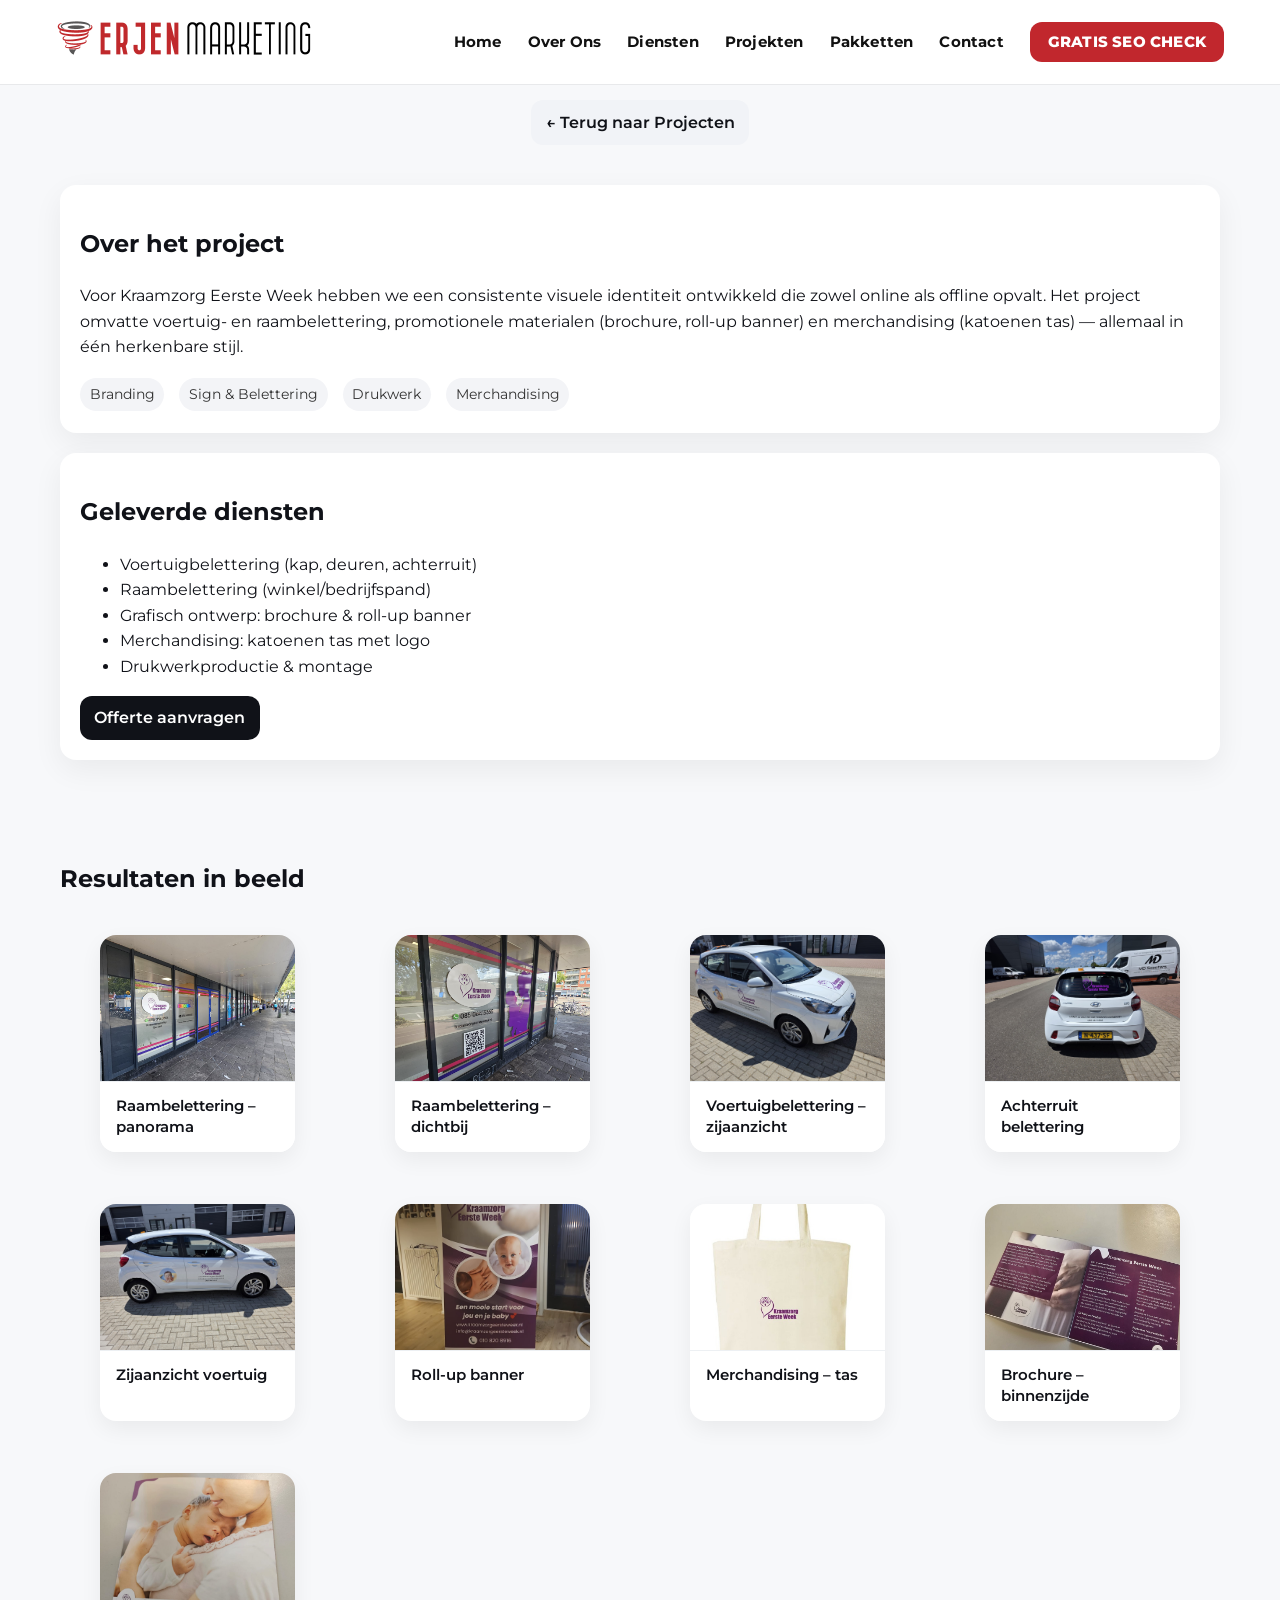
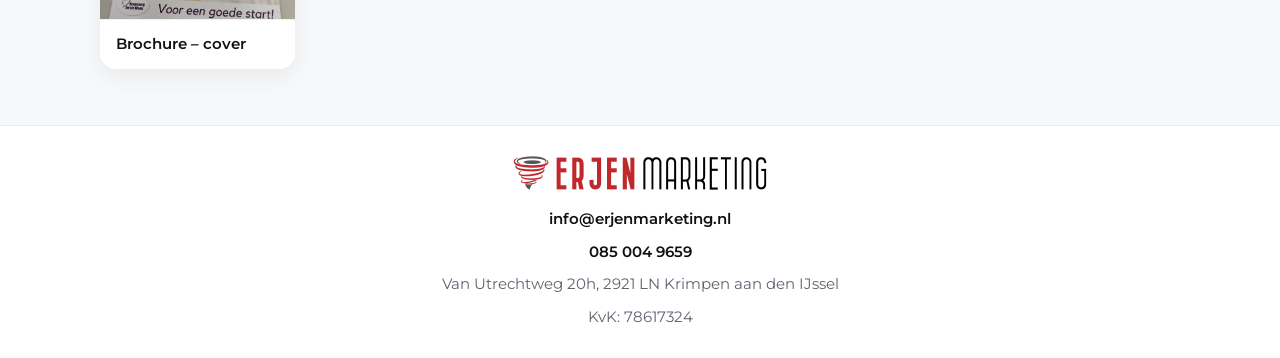
<file: branding.html>
<!DOCTYPE html>
<html lang="nl">

<head>
    <meta charset="UTF-8" />
    <meta name="viewport" content="width=device-width, initial-scale=1" />
    <title>Klantcase: Kraamzorg Eerste Week – Huisstijl & Branding | Erjen Marketing</title>

    <link rel="preconnect" href="https://fonts.googleapis.com">
    <link rel="preconnect" href="https://fonts.gstatic.com" crossorigin>
    <link href="https://fonts.googleapis.com/css2?family=Montserrat:wght@400;600;700&display=swap" rel="stylesheet">
    <link rel="stylesheet" href="style.css" />

    <style>
        :root {
            --max: 1200px;
            --gap: 1.25rem;
            --ink: #101218;
            --muted: #636675;
        }

        * {
            box-sizing: border-box
        }

        body {
            margin: 0;
            font-family: Montserrat, system-ui, -apple-system, Segoe UI, Roboto, Arial, sans-serif;
            color: var(--ink);
            line-height: 1.6;
            background: #f7f8fa;
        }

        a {
            text-decoration: none;
            color: inherit
        }

        .container {
            max-width: var(--max);
            margin: auto;
            padding: 0 1.25rem
        }

        .back {
            display: inline-flex;
            gap: .5rem;
            align-items: center;
            background: #f1f3f7;
            border-radius: 12px;
            padding: .6rem .9rem;
            font-weight: 600;
        }

        .section {
            padding: 2.5rem 0
        }

        .grid {
            display: grid;
            grid-template-columns: repeat(12, 1fr);
            gap: var(--gap);
            align-items: start;
        }

        .overview {
            grid-template-columns: 1fr
        }

        .overview .card {
            grid-column: 1 / -1
        }

        .card {
            background: #fff;
            border-radius: 16px;
            box-shadow: 0 10px 30px rgba(16, 17, 22, .06);
            padding: 1.25rem;
        }

        .pill {
            display: inline-block;
            background: #f3f4f7;
            color: #333;
            padding: .35rem .6rem;
            border-radius: 999px;
            font-size: .85rem;
            margin: .15rem .35rem .15rem 0;
        }

        /* Gallery */
        .gallery {
            display: grid;
            grid-template-columns: repeat(auto-fill, minmax(260px, 1fr));
            gap: var(--gap);
        }

        .g-item {
            border-radius: 16px;
            overflow: hidden;
            background: #fff;
            cursor: pointer;
            transition: transform .25s ease, box-shadow .25s ease;
            box-shadow: 0 8px 22px rgba(16, 17, 22, .06);
            display: flex;
            flex-direction: column;
        }

        .g-item img {
            width: 100%;
            aspect-ratio: 4/3;
            object-fit: cover;
            display: block;
            transition: transform .25s ease;
        }

        .g-item:hover {
            transform: translateY(-3px);
            box-shadow: 0 16px 40px rgba(16, 17, 22, .12)
        }

        .g-cap {
            position: static;
            background: #fff;
            color: var(--ink);
            padding: .9rem 1rem;
            font-size: .95rem;
            font-weight: 600;
            line-height: 1.35;
            border-top: 1px solid #edf0f3;
        }

        @media(hover:none) {
            .g-item:hover {
                transform: none;
                box-shadow: 0 8px 22px rgba(16, 17, 22, .06)
            }
        }

        /* Lightbox */
        .lightbox {
            position: fixed;
            inset: 0;
            background: rgba(0, 0, 0, .85);
            display: flex;
            align-items: center;
            justify-content: center;
            padding: 2rem;
            opacity: 0;
            visibility: hidden;
            transition: opacity .25s ease, visibility .25s ease;
            z-index: 9999;
        }

        .lightbox.open {
            opacity: 1;
            visibility: visible
        }

        .lightbox img {
            max-width: 92vw;
            max-height: 85vh;
            border-radius: 12px;
            box-shadow: 0 30px 80px rgba(0, 0, 0, .55)
        }

        .lightbox__close {
            position: absolute;
            top: 16px;
            right: 20px;
            font-size: 36px;
            color: #fff;
            background: transparent;
            border: none;
            cursor: pointer;
            line-height: 1;
        }

        .lightbox__close:focus {
            outline: 2px solid #fff;
            outline-offset: 4px
        }

        /* Footer (white) */
        footer#contact {
            background: #fff;
            color: #111;
            padding: 28px 16px 30px;
            border-top: 1px solid #e9eaee;
        }

        footer#contact .footer-content {
            max-width: 1120px;
            margin: 0 auto;
            text-align: center;
            display: flex;
            flex-direction: column;
            align-items: center;
            gap: 10px;
        }

        footer#contact .footer-logo {
            height: 38px;
            margin-bottom: 6px;
            display: block;
        }

        footer#contact p {
            margin: 0;
            font-size: 15px;
            line-height: 1.5;
            color: #5f6370;
        }

        footer#contact a {
            color: #111;
            text-decoration: none;
            font-weight: 600;
        }

        @media (max-width:520px) {
            footer#contact {
                padding: 24px 12px 26px;
            }

            footer#contact .footer-logo {
                height: 34px;
            }

            footer#contact p {
                font-size: 14px;
            }
        }
    </style>
</head>

<body>
    <header class="main-header">
        <div class="header-container"> <a href="index.html" class="logo-link" aria-label="Erjen Marketing home">
                <img src="images/logo.png" alt="Erjen Marketing Logo" class="header-logo" /> </a>
            <nav class="header-nav" aria-label="Hoofdmenu"> <a href="index.html">Home</a> <a href="OverOns.html">Over
                    Ons</a> <a href="#diensten">Diensten</a> <a href="#projekten">Projekten</a> <a
                    href="#pakketten">Pakketten</a> <a href="#contact-form">Contact</a> <a href="#contact-form"
                    class="cta-button">GRATIS SEO CHECK</a> </nav>
        </div>
    </header> <!-- HERO -->

    <!-- Back link -->
    <div class="container" style="margin-top:1rem;">
        <a class="back" href="index.html#projekten">← Terug naar Projecten</a>
    </div>

    <!-- OVERVIEW -->
    <section class="section">
        <div class="container grid overview">
            <div class="card">
                <h2>Over het project</h2>
                <p>
                    Voor Kraamzorg Eerste Week hebben we een consistente visuele identiteit ontwikkeld die zowel online
                    als offline opvalt. Het project omvatte voertuig- en raambelettering, promotionele materialen
                    (brochure, roll-up banner) en merchandising (katoenen tas) — allemaal in één herkenbare stijl.
                </p>
                <div style="display:flex;gap:.6rem;flex-wrap:wrap;margin-top:.5rem">
                    <span class="pill">Branding</span><span class="pill">Sign & Belettering</span>
                    <span class="pill">Drukwerk</span><span class="pill">Merchandising</span>
                </div>
            </div>

            <div class="card">
                <h2>Geleverde diensten</h2>
                <ul>
                    <li>Voertuigbelettering (kap, deuren, achterruit)</li>
                    <li>Raambelettering (winkel/bedrijfspand)</li>
                    <li>Grafisch ontwerp: brochure &amp; roll-up banner</li>
                    <li>Merchandising: katoenen tas met logo</li>
                    <li>Drukwerkproductie &amp; montage</li>
                </ul>
                <div style="margin-top:1rem;display:flex;gap:.6rem;flex-wrap:wrap">
                    <a href="index.html#contact" class="back" style="background:#101218;color:#fff">Offerte
                        aanvragen</a>
                </div>
            </div>
        </div>
    </section>

    <!-- GALERIJ -->
    <section class="section" aria-labelledby="galeri">
        <div class="container">
            <h2 id="galeri">Resultaten in beeld</h2>

            <div class="gallery">
                <figure class="g-item" aria-label="Raambelettering panorama">
                    <img src="images/brandingg.jpg" alt="Kraamzorg Eerste Week – raambelettering panorama">
                    <figcaption class="g-cap">Raambelettering – panorama</figcaption>
                </figure>

                <figure class="g-item" aria-label="Raambelettering dichtbij">
                    <img src="images/branding.jpg" alt="Kraamzorg Eerste Week – raambelettering dichtbij">
                    <figcaption class="g-cap">Raambelettering – dichtbij</figcaption>
                </figure>

                <figure class="g-item" aria-label="Voertuigbelettering – zijaanzicht">
                    <img src="images/branding2.jpg" alt="Voertuigbelettering – zijaanzicht links">
                    <figcaption class="g-cap">Voertuigbelettering – zijaanzicht</figcaption>
                </figure>

                <figure class="g-item" aria-label="Achterruit belettering">
                    <img src="images/branding3.jpg" alt="Voertuigbelettering – achterruit">
                    <figcaption class="g-cap">Achterruit belettering</figcaption>
                </figure>

                <figure class="g-item" aria-label="Zijaanzicht voertuig">
                    <img src="images/branding4.jpg" alt="Voertuigbelettering – zijaanzicht rechts">
                    <figcaption class="g-cap">Zijaanzicht voertuig</figcaption>
                </figure>

                <figure class="g-item" aria-label="Roll-up banner">
                    <img src="images/branding5.jpg" alt="Roll-up banner met merkstijl">
                    <figcaption class="g-cap">Roll-up banner</figcaption>
                </figure>

                <figure class="g-item" aria-label="Merchandising – tas">
                    <img src="images/branding6.jpg" alt="Merchandising – katoenen tas met logo">
                    <figcaption class="g-cap">Merchandising – tas</figcaption>
                </figure>

                <figure class="g-item" aria-label="Brochure – binnenzijde">
                    <img src="images/branding7.jpg" alt="Brochure – binnenzijde">
                    <figcaption class="g-cap">Brochure – binnenzijde</figcaption>
                </figure>

                <figure class="g-item" aria-label="Brochure – cover">
                    <img src="images/branding8.jpg" alt="Brochure – cover">
                    <figcaption class="g-cap">Brochure – cover</figcaption>
                </figure>
            </div>
        </div>
    </section>

    <!-- LIGHTBOX -->
    <div class="lightbox" id="lightbox" aria-hidden="true">
        <button class="lightbox__close" id="lightboxClose" aria-label="Close">×</button>
        <img id="lightboxImg" alt="Preview">
    </div>

    <!-- FOOTER -->
    <footer id="contact">
        <div class="footer-content">
            <img src="images/logo.png" alt="Erjen Marketing Logo" class="footer-logo" />
            <p><a href="mailto:info@erjenmarketing.nl">info@erjenmarketing.nl</a></p>
            <p><a href="tel:+31850049659">085 004 9659</a></p>
            <p>Van Utrechtweg 20h, 2921 LN Krimpen aan den IJssel</p>
            <p>KvK: 78617324</p>
        </div>
    </footer>

    <!-- JS: Lightbox -->
    <script>
        const lightbox = document.getElementById('lightbox');
        const lbImg = document.getElementById('lightboxImg');
        const lbClose = document.getElementById('lightboxClose');

        document.querySelectorAll('.g-item').forEach(card => {
            card.addEventListener('click', () => {
                const img = card.querySelector('img');
                if (!img) return;
                lbImg.src = img.src;
                lightbox.classList.add('open');
                lightbox.setAttribute('aria-hidden', 'false');
            });
        });

        function closeLB() {
            lightbox.classList.remove('open');
            lightbox.setAttribute('aria-hidden', 'true');
            lbImg.removeAttribute('src');
        }
        lbClose.addEventListener('click', closeLB);
        lightbox.addEventListener('click', e => { if (e.target === lightbox) closeLB(); });
        document.addEventListener('keydown', e => { if (e.key === 'Escape') closeLB(); });
    </script>
</body>

</html>
</file>
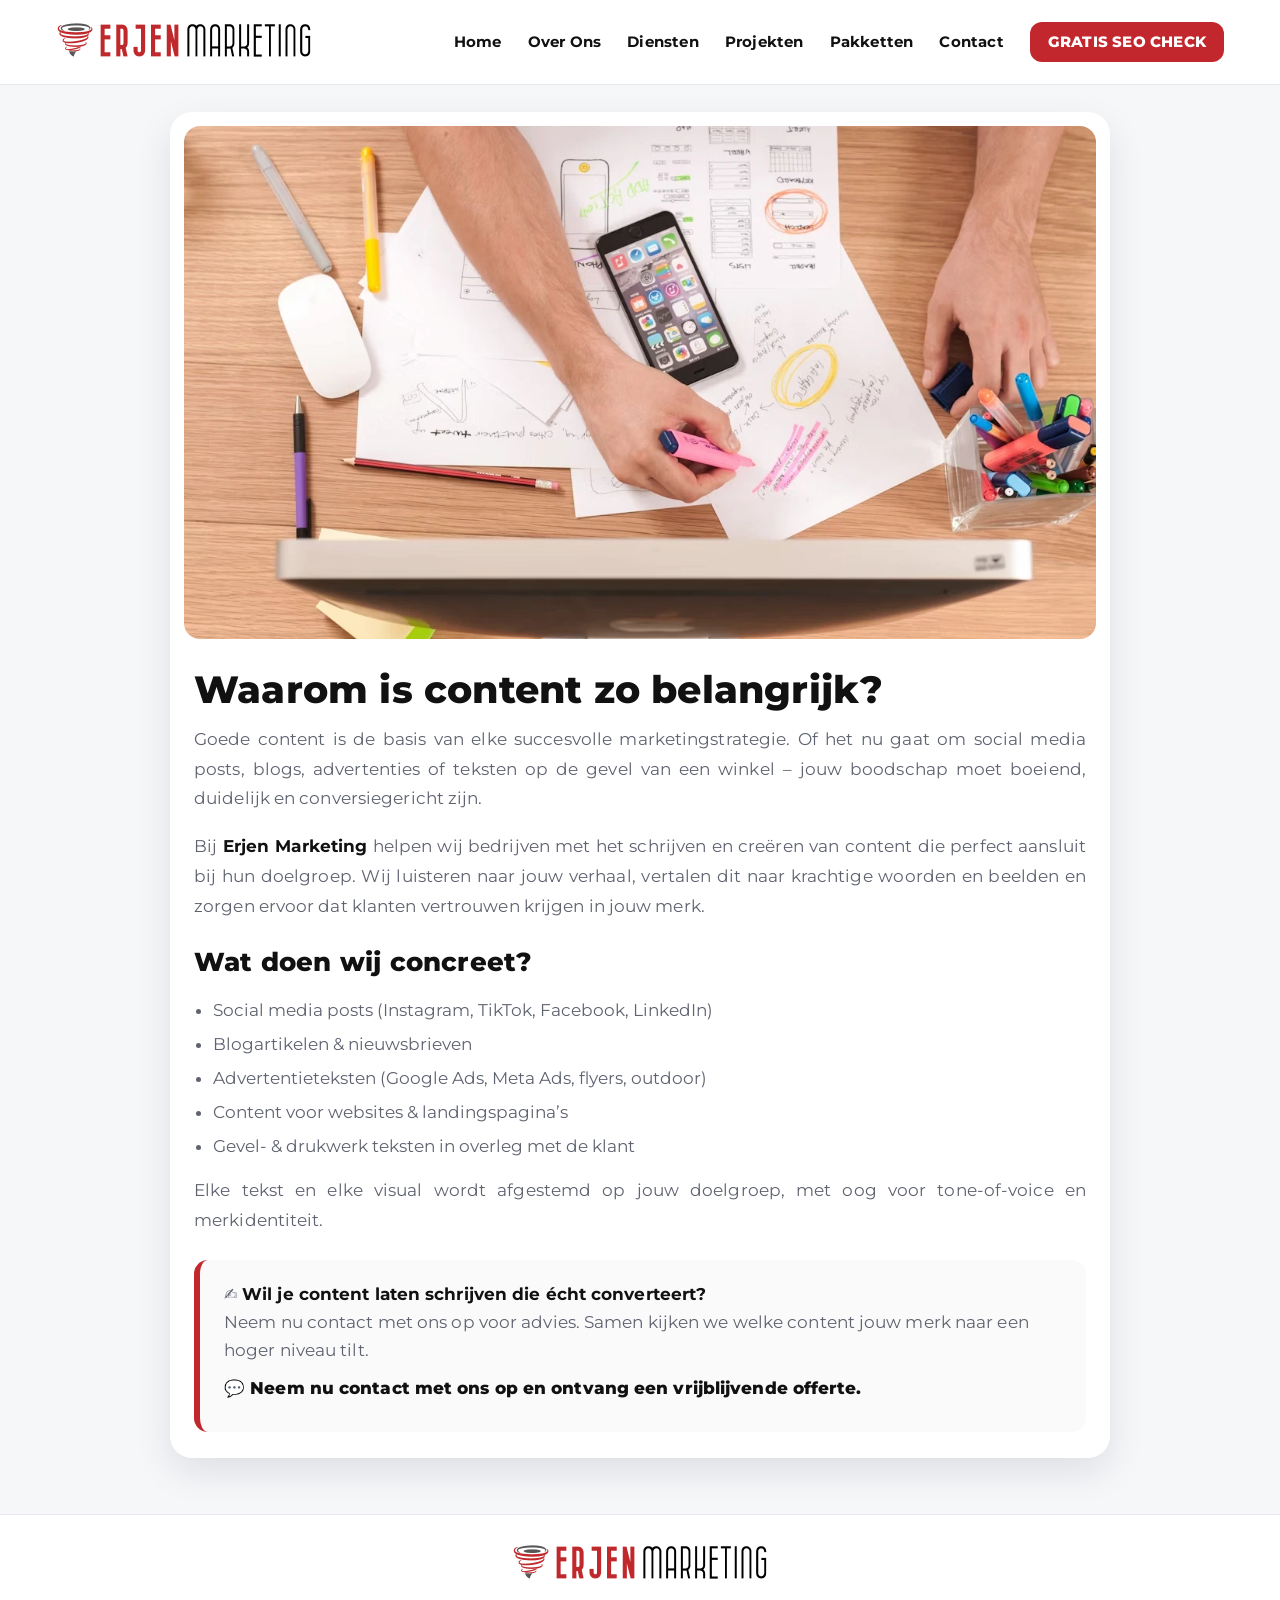
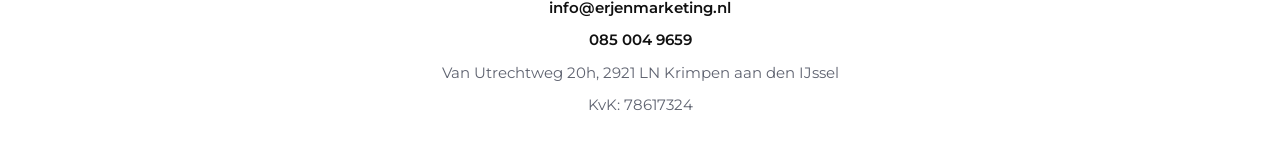
<file: contentCreatie.html>
<!DOCTYPE html>
<html lang="nl">

<head>
    <meta charset="UTF-8" />
    <meta name="viewport" content="width=device-width, initial-scale=1" />
    <title>Content Creatie – Erjen Marketing</title>

    <link rel="preconnect" href="https://fonts.googleapis.com">
    <link rel="preconnect" href="https://fonts.gstatic.com" crossorigin>
    <link href="https://fonts.googleapis.com/css2?family=Montserrat:wght@400;600;700;800&display=swap" rel="stylesheet">
    <link rel="stylesheet" href="style.css" />

    <style>
        :root {
            --ink: #111;
            --muted: #5f6370;
            --red: #C1272D;
            --bg: #f6f7f9;
            --card: #fff;
            --r: 22px;
            --shadow: 0 14px 36px rgba(16, 24, 40, .10);
            --line: #e9eaee;
        }

        body {
            margin: 0;
            font-family: "Montserrat", system-ui, Segoe UI, Roboto, Arial, sans-serif;
            color: var(--ink);
            background: var(--bg);
        }

        .wrap {
            max-width: 980px;
            margin: 28px auto 56px;
            padding: 0 20px;
        }

        .cc-card {
            background: var(--card);
            border-radius: var(--r);
            box-shadow: var(--shadow);
            overflow: hidden;
        }

        .cc-card .media {
            padding: 14px 14px 0;
        }

        .cc-card .media img {
            width: 100%;
            display: block;
            border-radius: 16px;
            object-fit: cover;
            aspect-ratio: 16/9;
        }

        .cc-card .content {
            padding: 22px 24px 26px;
            font-size: 16.5px;
            line-height: 1.8;
            color: var(--ink);
        }

        .cc-card h1 {
            margin: 6px 0 12px;
            font-size: clamp(28px, 3vw, 42px);
            font-weight: 800;
            letter-spacing: .2px;
            line-height: 1.2;
        }

        .cc-card h2 {
            margin: 18px 0 10px;
            font-size: clamp(20px, 2.2vw, 26px);
            font-weight: 800;
            letter-spacing: .2px;
        }

        .cc-card p {
            margin: 0 0 18px;
            color: var(--muted);
            text-align: justify;
            text-justify: inter-word;
            letter-spacing: .1px;
        }

        .cc-card strong {
            color: var(--ink);
            font-weight: 700;
        }

        .cc-card ul {
            margin: 0 0 16px 0;
            padding-left: 1.2rem;
            color: var(--muted);
        }

        .cc-card ul li {
            margin: 6px 0;
            line-height: 1.7;
        }

        .cta-box {
            margin-top: 24px;
            padding: 20px 24px;
            background: #fafafa;
            border-left: 6px solid var(--red);
            border-radius: 14px;
            line-height: 1.7;
        }

        .cta-box p {
            margin: 0 0 10px;
            text-align: left;
        }

        .cta-link {
            text-decoration: none;
            font-weight: 800;
            color: var(--ink);
        }

        .cta-link:hover {
            color: var(--red);
        }

        .cta-link:focus-visible {
            outline: 2px solid var(--red);
            outline-offset: 2px;
            border-radius: 8px;
        }

        @media (max-width:600px) {
            .cc-card .content {
                font-size: 15.5px;
                line-height: 1.7;
                padding: 18px 18px 22px;
            }

            .cc-card p {
                text-align: left;
            }

            .cc-card h1 {
                margin-top: 2px;
            }
        }

        footer#contact {
            background: #fff;
            color: var(--ink);
            padding: 28px 16px 30px;
            border-top: 1px solid var(--line);
        }

        footer#contact .footer-content {
            max-width: 1120px;
            margin: 0 auto;
            text-align: center;
            display: flex;
            flex-direction: column;
            align-items: center;
            gap: 10px;
        }

        footer#contact .footer-logo {
            height: 38px;
            margin-bottom: 6px;
            display: block;
        }

        footer#contact p {
            margin: 0;
            font-size: 15px;
            line-height: 1.5;
            color: var(--muted);
        }

        footer#contact a {
            color: var(--ink);
            text-decoration: none;
            font-weight: 600;
        }

        @media (max-width:520px) {
            footer#contact {
                padding: 24px 12px 26px;
            }

            footer#contact .footer-logo {
                height: 34px;
            }

            footer#contact p {
                font-size: 14px;
            }
        }
    </style>
</head>

<body>

    <header class="main-header">
        <div class="header-container"> <a href="index.html" class="logo-link" aria-label="Erjen Marketing home">
                <img src="images/logo.png" alt="Erjen Marketing Logo" class="header-logo" /> </a>
            <nav class="header-nav" aria-label="Hoofdmenu"> <a href="index.html">Home</a> <a href="OverOns.html">Over
                    Ons</a> <a href="#diensten">Diensten</a> <a href="#projekten">Projekten</a> <a
                    href="#pakketten">Pakketten</a> <a href="#contact-form">Contact</a> <a href="#contact-form"
                    class="cta-button">GRATIS SEO CHECK</a> </nav>
        </div>
    </header> <!-- HERO -->

    <main class="wrap">
        <article class="cc-card" aria-labelledby="cc-title">
            <div class="media">
                <img src="images/contentCreatie.webp" alt="Content creatie – teksten en visuals die converteren">
            </div>

            <div class="content">
                <h1 id="cc-title">Waarom is content zo belangrijk?</h1>

                <p>
                    Goede content is de basis van elke succesvolle marketingstrategie. Of het nu gaat om social media
                    posts, blogs, advertenties of teksten op de gevel van een winkel – jouw boodschap moet boeiend,
                    duidelijk en conversiegericht zijn.
                </p>

                <p>
                    Bij <strong>Erjen Marketing</strong> helpen wij bedrijven met het schrijven en creëren van content
                    die perfect aansluit bij hun doelgroep. Wij luisteren naar jouw verhaal, vertalen dit naar krachtige
                    woorden en beelden en zorgen ervoor dat klanten vertrouwen krijgen in jouw merk.
                </p>

                <h2>Wat doen wij concreet?</h2>
                <ul>
                    <li>Social media posts (Instagram, TikTok, Facebook, LinkedIn)</li>
                    <li>Blogartikelen &amp; nieuwsbrieven</li>
                    <li>Advertentieteksten (Google Ads, Meta Ads, flyers, outdoor)</li>
                    <li>Content voor websites &amp; landingspagina’s</li>
                    <li>Gevel- &amp; drukwerk teksten in overleg met de klant</li>
                </ul>

                <p>
                    Elke tekst en elke visual wordt afgestemd op jouw doelgroep, met oog voor tone-of-voice en
                    merkidentiteit.
                </p>

                <div class="cta-box">
                    <p>✍️ <strong>Wil je content laten schrijven die écht converteert?</strong><br>
                        Neem nu contact met ons op voor advies. Samen kijken we welke content jouw merk naar een
                        hoger niveau tilt.
                    </p>
                    <p class="cta-line">
                        <a href="index.html#contact-form" class="cta-link">
                            💬 Neem nu contact met ons op en ontvang een vrijblijvende offerte.
                        </a>
                    </p>
                </div>
            </div>
        </article>
    </main>

    <footer id="contact">
        <div class="footer-content">
            <img src="images/logo.png" alt="Erjen Marketing Logo" class="footer-logo" />
            <p><a href="mailto:info@erjenmarketing.nl">info@erjenmarketing.nl</a></p>
            <p><a href="tel:+31850049659">085 004 9659</a></p>
            <p>Van Utrechtweg 20h, 2921 LN Krimpen aan den IJssel</p>
            <p>KvK: 78617324</p>
        </div>
    </footer>

</body>

</html>
</file>
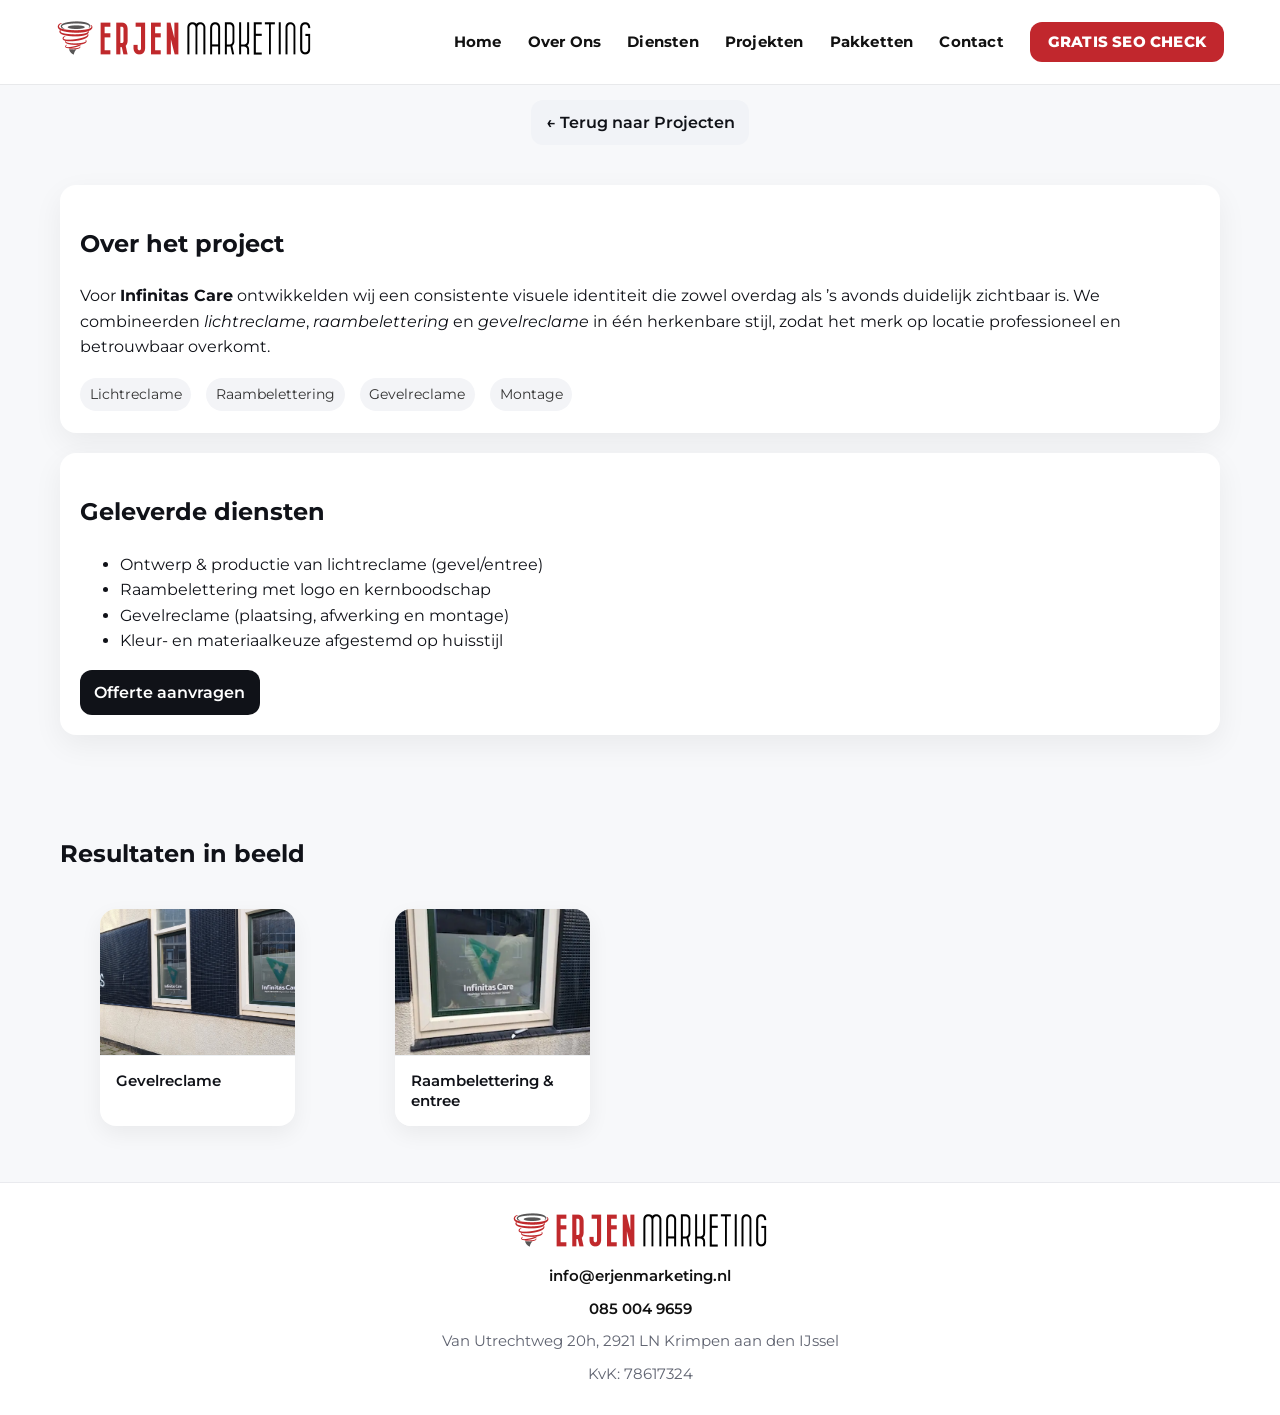
<file: erjen2.html>
<!DOCTYPE html>
<html lang="nl">

<head>
    <meta charset="UTF-8" />
    <meta name="viewport" content="width=device-width, initial-scale=1" />
    <title>Klantcase: Infinitas Care – Lichtreclame, Raambelettering & Gevelreclame | Erjen Marketing</title>

    <link rel="preconnect" href="https://fonts.googleapis.com">
    <link rel="preconnect" href="https://fonts.gstatic.com" crossorigin>
    <link href="https://fonts.googleapis.com/css2?family=Montserrat:wght@400;600;700&display=swap" rel="stylesheet">
    <link rel="stylesheet" href="style.css" />

    <style>
        :root {
            --max: 1200px;
            --gap: 1.25rem;
            --ink: #101218;
            --muted: #636675
        }

        * {
            box-sizing: border-box
        }

        body {
            margin: 0;
            font-family: Montserrat, system-ui, -apple-system, Segoe UI, Roboto, Arial, sans-serif;
            color: var(--ink);
            line-height: 1.6;
            background: #f7f8fa
        }

        a {
            text-decoration: none;
            color: inherit
        }

        .container {
            max-width: var(--max);
            margin: auto;
            padding: 0 1.25rem
        }

        .back {
            display: inline-flex;
            gap: .5rem;
            align-items: center;
            background: #f1f3f7;
            border-radius: 12px;
            padding: .6rem .9rem;
            font-weight: 600;
        }

        /* SECTIONS */
        .section {
            padding: 2.5rem 0
        }

        .grid {
            display: grid;
            grid-template-columns: repeat(12, 1fr);
            gap: var(--gap);
            align-items: start;
        }

        .card {
            background: #fff;
            border-radius: 16px;
            box-shadow: 0 10px 30px rgba(16, 17, 22, .06);
            padding: 1.25rem;
        }

        .pill {
            display: inline-block;
            background: #f3f4f7;
            color: #333;
            padding: .35rem .6rem;
            border-radius: 999px;
            font-size: .85rem;
            margin: .15rem .35rem .15rem 0;
        }

        .overview {
            grid-template-columns: 1fr
        }

        .overview .card {
            grid-column: 1 / -1
        }

        /* GALLERY */
        .gallery {
            display: grid;
            grid-template-columns: repeat(auto-fill, minmax(260px, 1fr));
            gap: var(--gap);
        }

        .g-item {
            border-radius: 16px;
            overflow: hidden;
            background: #fff;
            cursor: pointer;
            transition: transform .25s, box-shadow .25s;
            box-shadow: 0 8px 22px rgba(16, 17, 22, .06);
            display: flex;
            flex-direction: column;
        }

        .g-item img {
            width: 100%;
            aspect-ratio: 4/3;
            object-fit: cover;
            display: block;
            transition: transform .25s;
        }

        .g-item:hover {
            transform: translateY(-3px);
            box-shadow: 0 16px 40px rgba(16, 17, 22, .12)
        }

        .g-cap {
            position: static;
            background: #fff;
            color: var(--ink);
            padding: .9rem 1rem;
            font-size: .95rem;
            font-weight: 600;
            line-height: 1.35;
            border-top: 1px solid #edf0f3;
        }

        @media(hover:none) {
            .g-item:hover {
                transform: none;
                box-shadow: 0 8px 22px rgba(16, 17, 22, .06)
            }
        }

        /* LIGHTBOX */
        .lightbox {
            position: fixed;
            inset: 0;
            background: rgba(0, 0, 0, .85);
            display: flex;
            align-items: center;
            justify-content: center;
            padding: 2rem;
            opacity: 0;
            visibility: hidden;
            transition: opacity .25s, visibility .25s;
            z-index: 9999;
        }

        .lightbox.open {
            opacity: 1;
            visibility: visible
        }

        .lightbox img {
            max-width: 92vw;
            max-height: 85vh;
            border-radius: 12px;
            box-shadow: 0 30px 80px rgba(0, 0, 0, .55)
        }

        .lightbox__close {
            position: absolute;
            top: 16px;
            right: 20px;
            font-size: 36px;
            color: #fff;
            background: transparent;
            border: none;
            cursor: pointer;
            line-height: 1
        }

        .lightbox__close:focus {
            outline: 2px solid #fff;
            outline-offset: 4px
        }

        /* === Footer (beyaz) — diğer sayfadakiyle aynı === */
        footer#contact {
            background: #fff;
            color: #111;
            padding: 28px 16px 30px;
            border-top: 1px solid #e9eaee;
        }

        footer#contact .footer-content {
            max-width: 1120px;
            margin: 0 auto;
            text-align: center;
            display: flex;
            flex-direction: column;
            align-items: center;
            gap: 10px;
        }

        footer#contact .footer-logo {
            height: 38px;
            margin-bottom: 6px;
            display: block;
        }

        footer#contact p {
            margin: 0;
            font-size: 15px;
            line-height: 1.5;
            color: #5f6370;
        }

        footer#contact a {
            color: #111;
            text-decoration: none;
            font-weight: 600;
        }

        @media (max-width:520px) {
            footer#contact {
                padding: 24px 12px 26px;
            }

            footer#contact .footer-logo {
                height: 34px;
            }

            footer#contact p {
                font-size: 14px;
            }
        }

        /* === /Footer === */
    </style>
</head>

<body>
    <!-- HEADER -->
    <header class="main-header">
        <div class="header-container"> <a href="index.html" class="logo-link" aria-label="Erjen Marketing home">
                <img src="images/logo.png" alt="Erjen Marketing Logo" class="header-logo" /> </a>
            <nav class="header-nav" aria-label="Hoofdmenu"> <a href="index.html">Home</a> <a href="OverOns.html">Over
                    Ons</a> <a href="#diensten">Diensten</a> <a href="#projekten">Projekten</a> <a
                    href="#pakketten">Pakketten</a> <a href="#contact-form">Contact</a> <a href="#contact-form"
                    class="cta-button">GRATIS SEO CHECK</a> </nav>
        </div>
    </header> <!-- HERO -->

    <!-- Back -->
    <div class="container" style="margin-top:1rem;">
        <a class="back" href="index.html#onze-werken">← Terug naar Projecten</a>
    </div>

    <!-- OVERVIEW -->
    <section class="section">
        <div class="container grid overview">
            <div class="card">
                <h2>Over het project</h2>
                <p>
                    Voor <strong>Infinitas Care</strong> ontwikkelden wij een consistente visuele identiteit die zowel
                    overdag als ’s avonds duidelijk zichtbaar is. We combineerden <em>lichtreclame</em>,
                    <em>raambelettering</em> en <em>gevelreclame</em> in één herkenbare stijl, zodat het merk op locatie
                    professioneel en betrouwbaar overkomt.
                </p>
                <div style="display:flex;gap:.6rem;flex-wrap:wrap;margin-top:.5rem">
                    <span class="pill">Lichtreclame</span>
                    <span class="pill">Raambelettering</span>
                    <span class="pill">Gevelreclame</span>
                    <span class="pill">Montage</span>
                </div>
            </div>

            <div class="card">
                <h2>Geleverde diensten</h2>
                <ul>
                    <li>Ontwerp & productie van lichtreclame (gevel/entree)</li>
                    <li>Raambelettering met logo en kernboodschap</li>
                    <li>Gevelreclame (plaatsing, afwerking en montage)</li>
                    <li>Kleur- en materiaalkeuze afgestemd op huisstijl</li>
                </ul>
                <div style="margin-top:1rem;display:flex;gap:.6rem;flex-wrap:wrap">
                    <a href="index.html#contact" class="back" style="background:#101218;color:#fff">Offerte
                        aanvragen</a>
                </div>
            </div>
        </div>
    </section>

    <!-- GALLERY -->
    <section class="section" aria-labelledby="galeri">
        <div class="container">
            <h2 id="galeri">Resultaten in beeld</h2>
            <div class="gallery">
                <figure class="g-item" aria-label="Gevelreclame">
                    <img src="images/infinitas1.jpg" alt="Infinitas Care – gevelreclame">
                    <figcaption class="g-cap">Gevelreclame</figcaption>
                </figure>

                <figure class="g-item" aria-label="Raambelettering & entree">
                    <img src="images/infinitas2.jpg" alt="Infinitas Care – raambelettering en entree">
                    <figcaption class="g-cap">Raambelettering &amp; entree</figcaption>
                </figure>
            </div>
        </div>
    </section>

    <!-- LIGHTBOX -->
    <div class="lightbox" id="lightbox" aria-hidden="true">
        <button class="lightbox__close" id="lightboxClose" aria-label="Close">×</button>
        <img id="lightboxImg" alt="Preview">
    </div>

    <!-- FOOTER (beyaz sürüm, diğer sayfayla aynı) -->
    <footer id="contact">
        <div class="footer-content">
            <img src="images/logo.png" alt="Erjen Marketing Logo" class="footer-logo" />
            <p><a href="mailto:info@erjenmarketing.nl">info@erjenmarketing.nl</a></p>
            <p><a href="tel:+31850049659">085 004 9659</a></p>
            <p>Van Utrechtweg 20h, 2921 LN Krimpen aan den IJssel</p>
            <p>KvK: 78617324</p>
        </div>
    </footer>

    <!-- JS: Lightbox -->
    <script>
        const lightbox = document.getElementById('lightbox');
        const lbImg = document.getElementById('lightboxImg');
        const lbClose = document.getElementById('lightboxClose');

        document.querySelectorAll('.g-item').forEach(card => {
            card.addEventListener('click', () => {
                const img = card.querySelector('img');
                if (!img) return;
                lbImg.src = img.src;
                lightbox.classList.add('open');
                lightbox.setAttribute('aria-hidden', 'false');
            });
        });

        function closeLB() {
            lightbox.classList.remove('open');
            lightbox.setAttribute('aria-hidden', 'true');
            lbImg.removeAttribute('src');
        }
        lbClose.addEventListener('click', closeLB);
        lightbox.addEventListener('click', e => { if (e.target === lightbox) closeLB(); });
        document.addEventListener('keydown', e => { if (e.key === 'Escape') closeLB(); });
    </script>
</body>

</html>
</file>
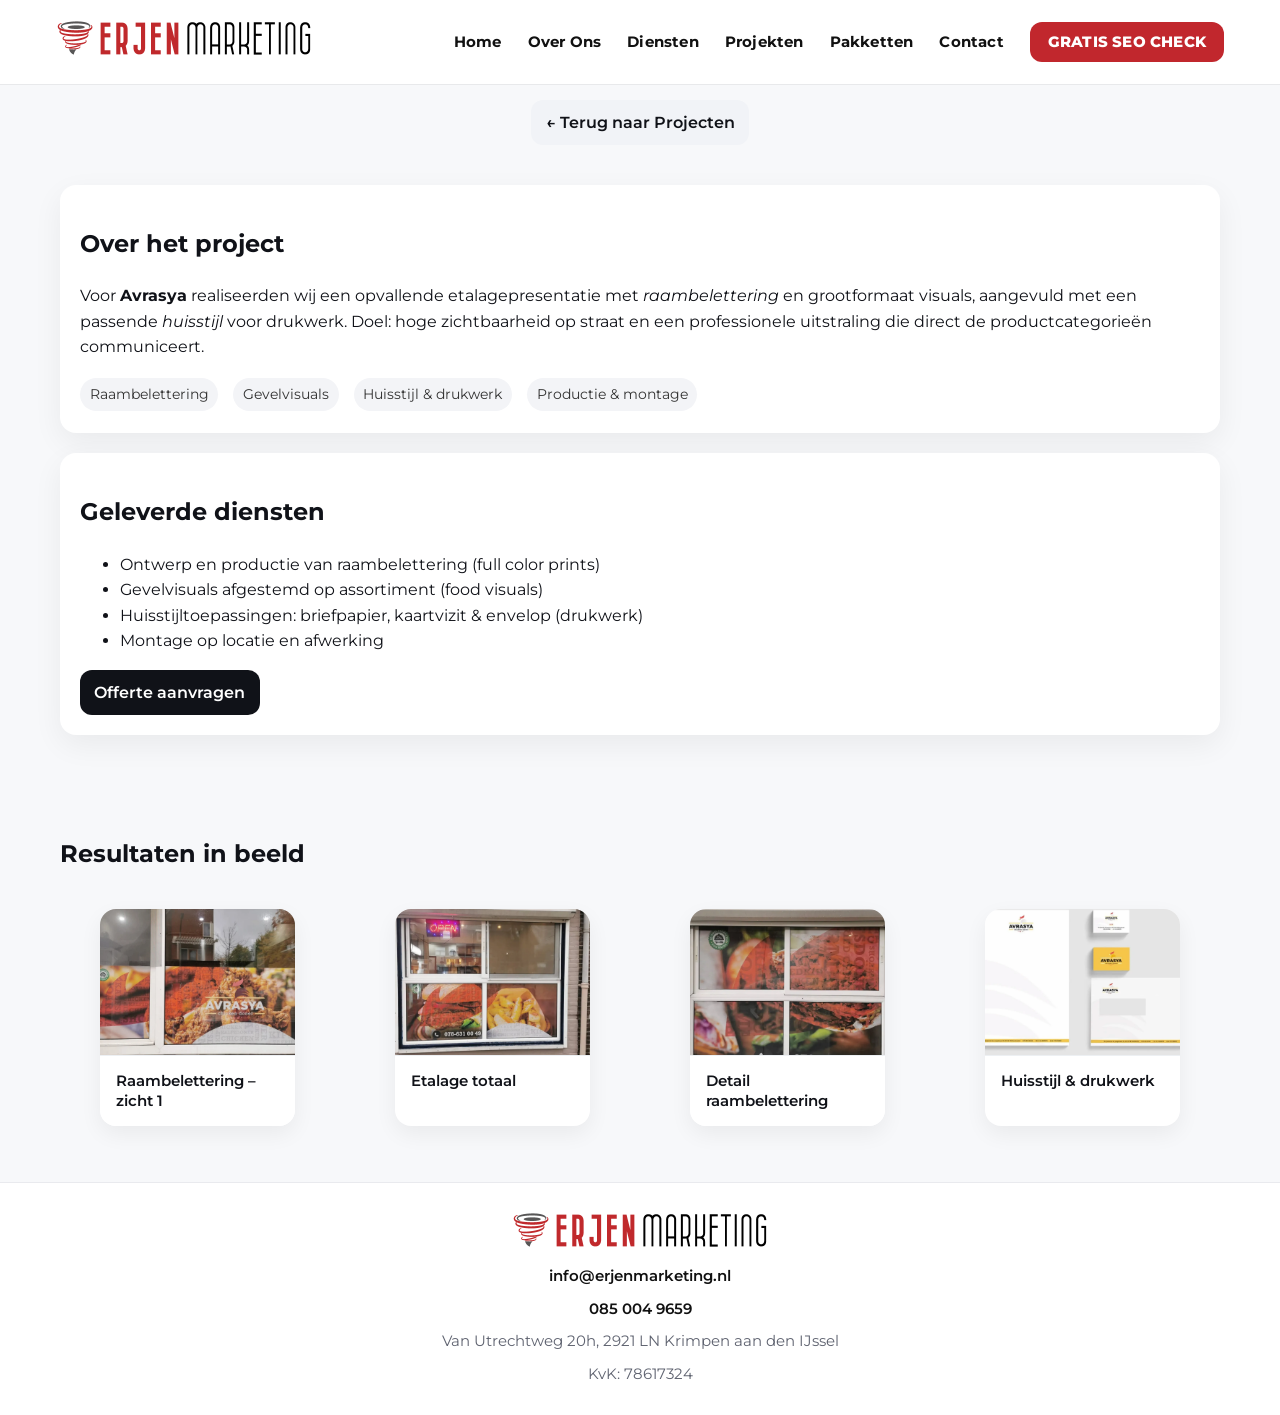
<file: erjen3.html>
<!DOCTYPE html>
<html lang="nl">

<head>
    <meta charset="UTF-8" />
    <meta name="viewport" content="width=device-width, initial-scale=1" />
    <title>Klantcase: Avrasya – Raambelettering & Huisstijl | Erjen Marketing</title>

    <!-- Fonts & site genel stili (header/footer için) -->
    <link rel="preconnect" href="https://fonts.googleapis.com">
    <link rel="preconnect" href="https://fonts.gstatic.com" crossorigin>
    <link href="https://fonts.googleapis.com/css2?family=Montserrat:wght@400;600;700&display=swap" rel="stylesheet">
    <link rel="stylesheet" href="style.css" />

    <style>
        :root {
            --max: 1200px;
            --gap: 1.25rem;
            --ink: #101218;
            --muted: #636675;
        }

        * {
            box-sizing: border-box
        }

        body {
            margin: 0;
            font-family: Montserrat, system-ui, -apple-system, Segoe UI, Roboto, Arial, sans-serif;
            color: var(--ink);
            line-height: 1.6;
            background: #f7f8fa;
        }

        a {
            text-decoration: none;
            color: inherit
        }

        .container {
            max-width: var(--max);
            margin: auto;
            padding: 0 1.25rem
        }

        .back {
            display: inline-flex;
            gap: .5rem;
            align-items: center;
            background: #f1f3f7;
            border-radius: 12px;
            padding: .6rem .9rem;
            font-weight: 600;
        }

        /* SECTIONS */
        .section {
            padding: 2.5rem 0
        }

        .grid {
            display: grid;
            grid-template-columns: repeat(12, 1fr);
            gap: var(--gap);
            align-items: start;
        }

        .card {
            background: #fff;
            border-radius: 16px;
            box-shadow: 0 10px 30px rgba(16, 17, 22, .06);
            padding: 1.25rem;
        }

        .pill {
            display: inline-block;
            background: #f3f4f7;
            color: #333;
            padding: .35rem .6rem;
            border-radius: 999px;
            font-size: .85rem;
            margin: .15rem .35rem .15rem 0;
        }

        .overview {
            grid-template-columns: 1fr
        }

        .overview .card {
            grid-column: 1 / -1
        }

        /* GALLERY – captionlar resmin ALTINDA */
        .gallery {
            display: grid;
            grid-template-columns: repeat(auto-fill, minmax(260px, 1fr));
            gap: var(--gap);
        }

        .g-item {
            border-radius: 16px;
            overflow: hidden;
            background: #fff;
            cursor: pointer;
            transition: transform .25s ease, box-shadow .25s ease;
            box-shadow: 0 8px 22px rgba(16, 17, 22, .06);
            display: flex;
            flex-direction: column;
        }

        .g-item img {
            width: 100%;
            aspect-ratio: 4/3;
            object-fit: cover;
            display: block;
            transition: transform .25s ease;
        }

        .g-item:hover {
            transform: translateY(-3px);
            box-shadow: 0 16px 40px rgba(16, 17, 22, .12)
        }

        .g-cap {
            position: static;
            background: #fff;
            color: var(--ink);
            padding: .9rem 1rem;
            font-size: .95rem;
            font-weight: 600;
            line-height: 1.35;
            border-top: 1px solid #edf0f3;
        }

        @media(hover:none) {
            .g-item:hover {
                transform: none;
                box-shadow: 0 8px 22px rgba(16, 17, 22, .06)
            }
        }

        /* LIGHTBOX */
        .lightbox {
            position: fixed;
            inset: 0;
            background: rgba(0, 0, 0, .85);
            display: flex;
            align-items: center;
            justify-content: center;
            padding: 2rem;
            opacity: 0;
            visibility: hidden;
            transition: opacity .25s, visibility .25s;
            z-index: 9999;
        }

        .lightbox.open {
            opacity: 1;
            visibility: visible
        }

        .lightbox img {
            max-width: 92vw;
            max-height: 85vh;
            border-radius: 12px;
            box-shadow: 0 30px 80px rgba(0, 0, 0, .55);
        }

        .lightbox__close {
            position: absolute;
            top: 16px;
            right: 20px;
            font-size: 36px;
            color: #fff;
            background: transparent;
            border: none;
            cursor: pointer;
            line-height: 1;
        }

        .lightbox__close:focus {
            outline: 2px solid #fff;
            outline-offset: 4px
        }

        /* ===== Footer (beyaz) — diğer sayfayla aynı ===== */
        footer#contact {
            background: #fff;
            color: #111;
            padding: 28px 16px 30px;
            border-top: 1px solid #e9eaee;
        }

        footer#contact .footer-content {
            max-width: 1120px;
            margin: 0 auto;
            text-align: center;
            display: flex;
            flex-direction: column;
            align-items: center;
            gap: 10px;
        }

        footer#contact .footer-logo {
            height: 38px;
            margin-bottom: 6px;
            display: block;
        }

        footer#contact p {
            margin: 0;
            font-size: 15px;
            line-height: 1.5;
            color: #5f6370;
        }

        footer#contact a {
            color: #111;
            text-decoration: none;
            font-weight: 600;
        }

        @media (max-width:520px) {
            footer#contact {
                padding: 24px 12px 26px;
            }

            footer#contact .footer-logo {
                height: 34px;
            }

            footer#contact p {
                font-size: 14px;
            }
        }

        /* ===== /Footer ===== */
    </style>
</head>

<body>
    <!-- HEADER -->
    <header class="main-header">
        <div class="header-container"> <a href="index.html" class="logo-link" aria-label="Erjen Marketing home">
                <img src="images/logo.png" alt="Erjen Marketing Logo" class="header-logo" /> </a>
            <nav class="header-nav" aria-label="Hoofdmenu"> <a href="index.html">Home</a> <a href="OverOns.html">Over
                    Ons</a> <a href="#diensten">Diensten</a> <a href="#projekten">Projekten</a> <a
                    href="#pakketten">Pakketten</a> <a href="#contact-form">Contact</a> <a href="#contact-form"
                    class="cta-button">GRATIS SEO CHECK</a> </nav>
        </div>
    </header> <!-- HERO -->

    <!-- Geri link -->
    <div class="container" style="margin-top:1rem;">
        <a class="back" href="index.html#onze-werken">← Terug naar Projecten</a>
    </div>

    <!-- OVERVIEW -->
    <section class="section">
        <div class="container grid overview">
            <div class="card">
                <h2>Over het project</h2>
                <p>
                    Voor <strong>Avrasya</strong> realiseerden wij een opvallende etalagepresentatie met
                    <em>raambelettering</em> en grootformaat visuals, aangevuld met een passende
                    <em>huisstijl</em> voor drukwerk. Doel: hoge zichtbaarheid op straat en een professionele
                    uitstraling die direct de productcategorieën communiceert.
                </p>
                <div style="display:flex;gap:.6rem;flex-wrap:wrap;margin-top:.5rem">
                    <span class="pill">Raambelettering</span>
                    <span class="pill">Gevelvisuals</span>
                    <span class="pill">Huisstijl & drukwerk</span>
                    <span class="pill">Productie & montage</span>
                </div>
            </div>

            <div class="card">
                <h2>Geleverde diensten</h2>
                <ul>
                    <li>Ontwerp en productie van raambelettering (full color prints)</li>
                    <li>Gevelvisuals afgestemd op assortiment (food visuals)</li>
                    <li>Huisstijltoepassingen: briefpapier, kaartvizit & envelop (drukwerk)</li>
                    <li>Montage op locatie en afwerking</li>
                </ul>
                <div style="margin-top:1rem;display:flex;gap:.6rem;flex-wrap:wrap">
                    <a href="index.html#contact" class="back" style="background:#101218;color:#fff">Offerte
                        aanvragen</a>
                </div>
            </div>
        </div>
    </section>

    <!-- GALLERY -->
    <section class="section" aria-labelledby="galeri">
        <div class="container">
            <h2 id="galeri">Resultaten in beeld</h2>
            <div class="gallery">
                <figure class="g-item">
                    <img src="images/avrasya1.webp" alt="Avrasya – raambelettering linkerraam">
                    <figcaption class="g-cap">Raambelettering – zicht 1</figcaption>
                </figure>
                <figure class="g-item">
                    <img src="images/avrasya2.webp" alt="Avrasya – etalage totaal">
                    <figcaption class="g-cap">Etalage totaal</figcaption>
                </figure>
                <figure class="g-item">
                    <img src="images/avrasya3.webp" alt="Avrasya – raambelettering detail">
                    <figcaption class="g-cap">Detail raambelettering</figcaption>
                </figure>
                <figure class="g-item">
                    <img src="images/avrasya4.webp" alt="Avrasya – huisstijl drukwerk set">
                    <figcaption class="g-cap">Huisstijl &amp; drukwerk</figcaption>
                </figure>
            </div>
        </div>
    </section>

    <!-- LIGHTBOX -->
    <div class="lightbox" id="lightbox" aria-hidden="true">
        <button class="lightbox__close" id="lightboxClose" aria-label="Close">×</button>
        <img id="lightboxImg" alt="Preview">
    </div>

    <!-- FOOTER (beyaz sürüm, diğer sayfalarla aynı) -->
    <footer id="contact">
        <div class="footer-content">
            <img src="images/logo.png" alt="Erjen Marketing Logo" class="footer-logo" />
            <p><a href="mailto:info@erjenmarketing.nl">info@erjenmarketing.nl</a></p>
            <p><a href="tel:+31850049659">085 004 9659</a></p>
            <p>Van Utrechtweg 20h, 2921 LN Krimpen aan den IJssel</p>
            <p>KvK: 78617324</p>
        </div>
    </footer>

    <!-- JS: Lightbox (sadece galeri) -->
    <script>
        const lightbox = document.getElementById('lightbox');
        const lbImg = document.getElementById('lightboxImg');
        const lbClose = document.getElementById('lightboxClose');

        document.querySelectorAll('.g-item').forEach(card => {
            card.addEventListener('click', () => {
                const img = card.querySelector('img');
                if (!img) return;
                lbImg.src = img.src;
                lightbox.classList.add('open');
                lightbox.setAttribute('aria-hidden', 'false');
            });
        });

        function closeLB() {
            lightbox.classList.remove('open');
            lightbox.setAttribute('aria-hidden', 'true');
            lbImg.removeAttribute('src');
        }
        lbClose.addEventListener('click', closeLB);
        lightbox.addEventListener('click', e => { if (e.target === lightbox) closeLB(); });
        document.addEventListener('keydown', e => { if (e.key === 'Escape') closeLB(); });
    </script>
</body>

</html>
</file>
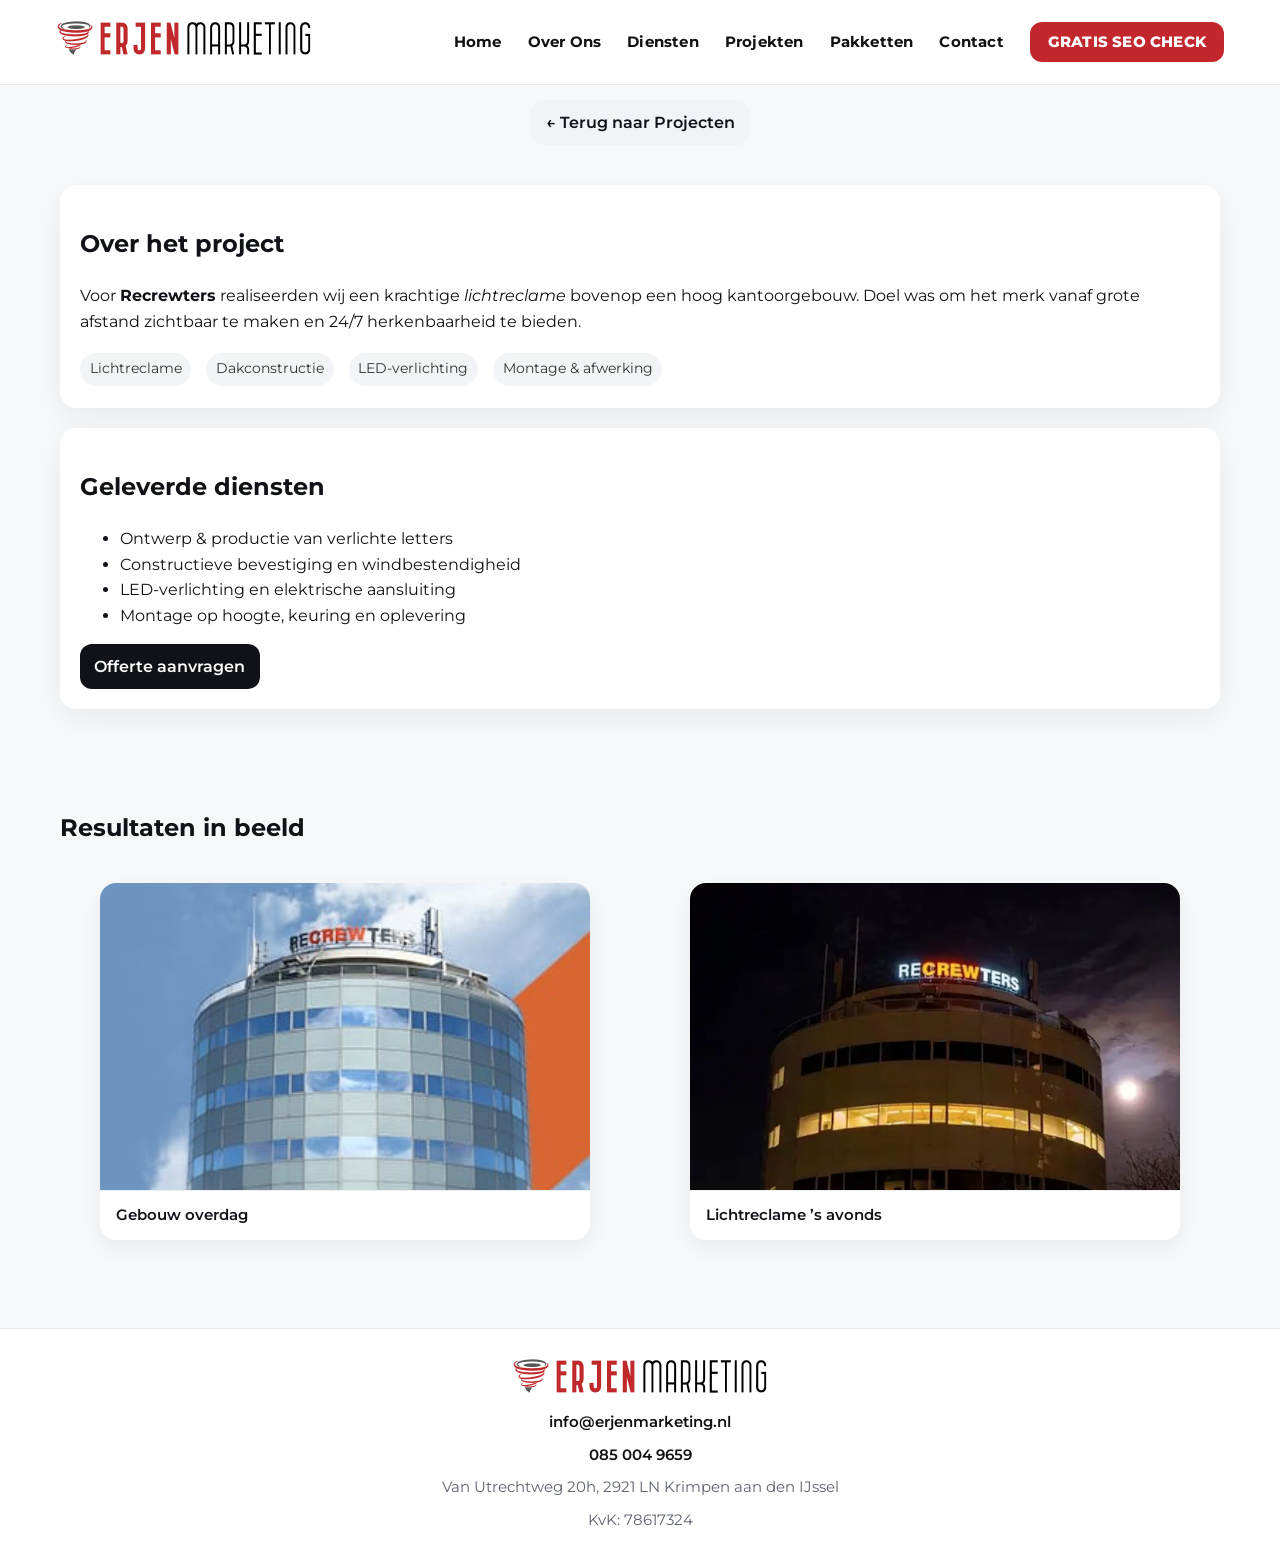
<file: erjen4.html>
<!DOCTYPE html>
<html lang="nl">

<head>
    <meta charset="UTF-8" />
    <meta name="viewport" content="width=device-width, initial-scale=1" />
    <title>Klantcase: Recrewters – Lichtreclame op hoog gebouw | Erjen Marketing</title>

    <link rel="preconnect" href="https://fonts.googleapis.com">
    <link rel="preconnect" href="https://fonts.gstatic.com" crossorigin>
    <link href="https://fonts.googleapis.com/css2?family=Montserrat:wght@400;600;700&display=swap" rel="stylesheet">
    <link rel="stylesheet" href="style.css" />

    <style>
        :root {
            --max: 1200px;
            --gap: 1.25rem;
            --ink: #101218;
            --muted: #636675;
        }

        * {
            box-sizing: border-box;
        }

        body {
            margin: 0;
            font-family: Montserrat, system-ui, -apple-system, Segoe UI, Roboto, Arial, sans-serif;
            color: var(--ink);
            line-height: 1.6;
            background: #f7f8fa;
        }

        a {
            text-decoration: none;
            color: inherit;
        }

        .container {
            max-width: var(--max);
            margin: auto;
            padding: 0 1.25rem;
        }

        /* back link */
        .back {
            display: inline-flex;
            gap: .5rem;
            align-items: center;
            background: #f1f3f7;
            border-radius: 12px;
            padding: .6rem .9rem;
            font-weight: 600;
        }

        /* sections & cards */
        .section {
            padding: 2.5rem 0;
        }

        .grid {
            display: grid;
            grid-template-columns: repeat(12, 1fr);
            gap: var(--gap);
            align-items: start;
        }

        .overview {
            grid-template-columns: 1fr;
        }

        .overview .card {
            grid-column: 1 / -1;
        }

        .card {
            background: #fff;
            border-radius: 16px;
            box-shadow: 0 10px 30px rgba(16, 17, 22, .06);
            padding: 1.25rem;
        }

        .pill {
            display: inline-block;
            background: #f3f4f7;
            color: #333;
            padding: .35rem .6rem;
            border-radius: 999px;
            font-size: .85rem;
            margin: .15rem .35rem .15rem 0;
        }

        /* gallery (caption below) */
        .gallery {
            display: grid;
            grid-template-columns: repeat(auto-fit, minmax(320px, 1fr));
            gap: var(--gap);
        }

        .g-item {
            border-radius: 16px;
            overflow: hidden;
            background: #fff;
            cursor: pointer;
            transition: transform .25s ease, box-shadow .25s ease;
            box-shadow: 0 8px 22px rgba(16, 17, 22, .06);
            display: flex;
            flex-direction: column;
        }

        .g-item img {
            width: 100%;
            aspect-ratio: 16/10;
            object-fit: cover;
            display: block;
            transition: transform .25s ease;
        }

        .g-item:hover {
            transform: translateY(-3px);
            box-shadow: 0 16px 40px rgba(16, 17, 22, .12);
        }

        .g-cap {
            position: static;
            background: #fff;
            color: var(--ink);
            padding: .9rem 1rem;
            font-size: .95rem;
            font-weight: 600;
            line-height: 1.35;
            border-top: 1px solid #edf0f3;
        }

        /* Recrewters logosu görünür olsun: odak konumu */
        .g-img--recrewters-day {
            object-position: 50% 10%;
        }

        /* üstteki logoya odak */
        .g-img--recrewters-night {
            object-position: 50% 25%;
        }

        /* biraz üst-orta */

        /* ===== Footer (beyaz) — diğer sayfalarla aynı ===== */
        footer#contact {
            background: #fff;
            color: #111;
            padding: 28px 16px 30px;
            border-top: 1px solid #e9eaee;
            margin-top: 2rem;
        }

        footer#contact .footer-content {
            max-width: 1120px;
            margin: 0 auto;
            text-align: center;
            display: flex;
            flex-direction: column;
            align-items: center;
            gap: 10px;
        }

        footer#contact .footer-logo {
            height: 38px;
            margin-bottom: 6px;
            display: block;
        }

        footer#contact p {
            margin: 0;
            font-size: 15px;
            line-height: 1.5;
            color: #5f6370;
        }

        footer#contact a {
            color: #111;
            text-decoration: none;
            font-weight: 600;
        }

        @media (max-width:520px) {
            footer#contact {
                padding: 24px 12px 26px;
            }

            footer#contact .footer-logo {
                height: 34px;
            }

            footer#contact p {
                font-size: 14px;
            }
        }

        /* ===== /Footer ===== */
    </style>
</head>

<body>
    <!-- HEADER -->
    <header class="main-header">
        <div class="header-container"> <a href="index.html" class="logo-link" aria-label="Erjen Marketing home">
                <img src="images/logo.png" alt="Erjen Marketing Logo" class="header-logo" /> </a>
            <nav class="header-nav" aria-label="Hoofdmenu"> <a href="index.html">Home</a> <a href="OverOns.html">Over
                    Ons</a> <a href="#diensten">Diensten</a> <a href="#projekten">Projekten</a> <a
                    href="#pakketten">Pakketten</a> <a href="#contact-form">Contact</a> <a href="#contact-form"
                    class="cta-button">GRATIS SEO CHECK</a> </nav>
        </div>
    </header> <!-- HERO -->

    <div class="container" style="margin-top:1rem;">
        <a class="back" href="index.html#onze-werken">← Terug naar Projecten</a>
    </div>

    <!-- OVERVIEW (üstte başlasın) -->
    <section class="section">
        <div class="container grid overview">
            <div class="card">
                <h2>Over het project</h2>
                <p>
                    Voor <strong>Recrewters</strong> realiseerden wij een krachtige <em>lichtreclame</em> bovenop een
                    hoog kantoorgebouw. Doel was om het merk vanaf grote afstand zichtbaar te maken en 24/7
                    herkenbaarheid te bieden.
                </p>
                <div style="display:flex;gap:.6rem;flex-wrap:wrap;margin-top:.5rem">
                    <span class="pill">Lichtreclame</span>
                    <span class="pill">Dakconstructie</span>
                    <span class="pill">LED-verlichting</span>
                    <span class="pill">Montage & afwerking</span>
                </div>
            </div>

            <div class="card">
                <h2>Geleverde diensten</h2>
                <ul>
                    <li>Ontwerp & productie van verlichte letters</li>
                    <li>Constructieve bevestiging en windbestendigheid</li>
                    <li>LED-verlichting en elektrische aansluiting</li>
                    <li>Montage op hoogte, keuring en oplevering</li>
                </ul>
                <div style="margin-top:1rem;display:flex;gap:.6rem;flex-wrap:wrap">
                    <a href="index.html#contact" class="back" style="background:#101218;color:#fff">Offerte
                        aanvragen</a>
                </div>
            </div>
        </div>
    </section>

    <!-- GALLERY -->
    <section class="section" aria-labelledby="galeri">
        <div class="container">
            <h2 id="galeri">Resultaten in beeld</h2>
            <div class="gallery">
                <figure class="g-item">
                    <img class="g-img--recrewters-day" src="images/recrewters.webp" alt="Recrewters – gebouw overdag">
                    <figcaption class="g-cap">Gebouw overdag</figcaption>
                </figure>

                <figure class="g-item">
                    <img class="g-img--recrewters-night" src="images/D.webp" alt="Recrewters – lichtreclame ’s avonds">
                    <figcaption class="g-cap">Lichtreclame ’s avonds</figcaption>
                </figure>
            </div>
        </div>
    </section>

    <!-- FOOTER (beyaz sürüm, diğer sayfalarla aynı) -->
    <footer id="contact">
        <div class="footer-content">
            <img src="images/logo.png" alt="Erjen Marketing Logo" class="footer-logo" />
            <p><a href="mailto:info@erjenmarketing.nl">info@erjenmarketing.nl</a></p>
            <p><a href="tel:+31850049659">085 004 9659</a></p>
            <p>Van Utrechtweg 20h, 2921 LN Krimpen aan den IJssel</p>
            <p>KvK: 78617324</p>
        </div>
    </footer>
</body>

</html>
</file>
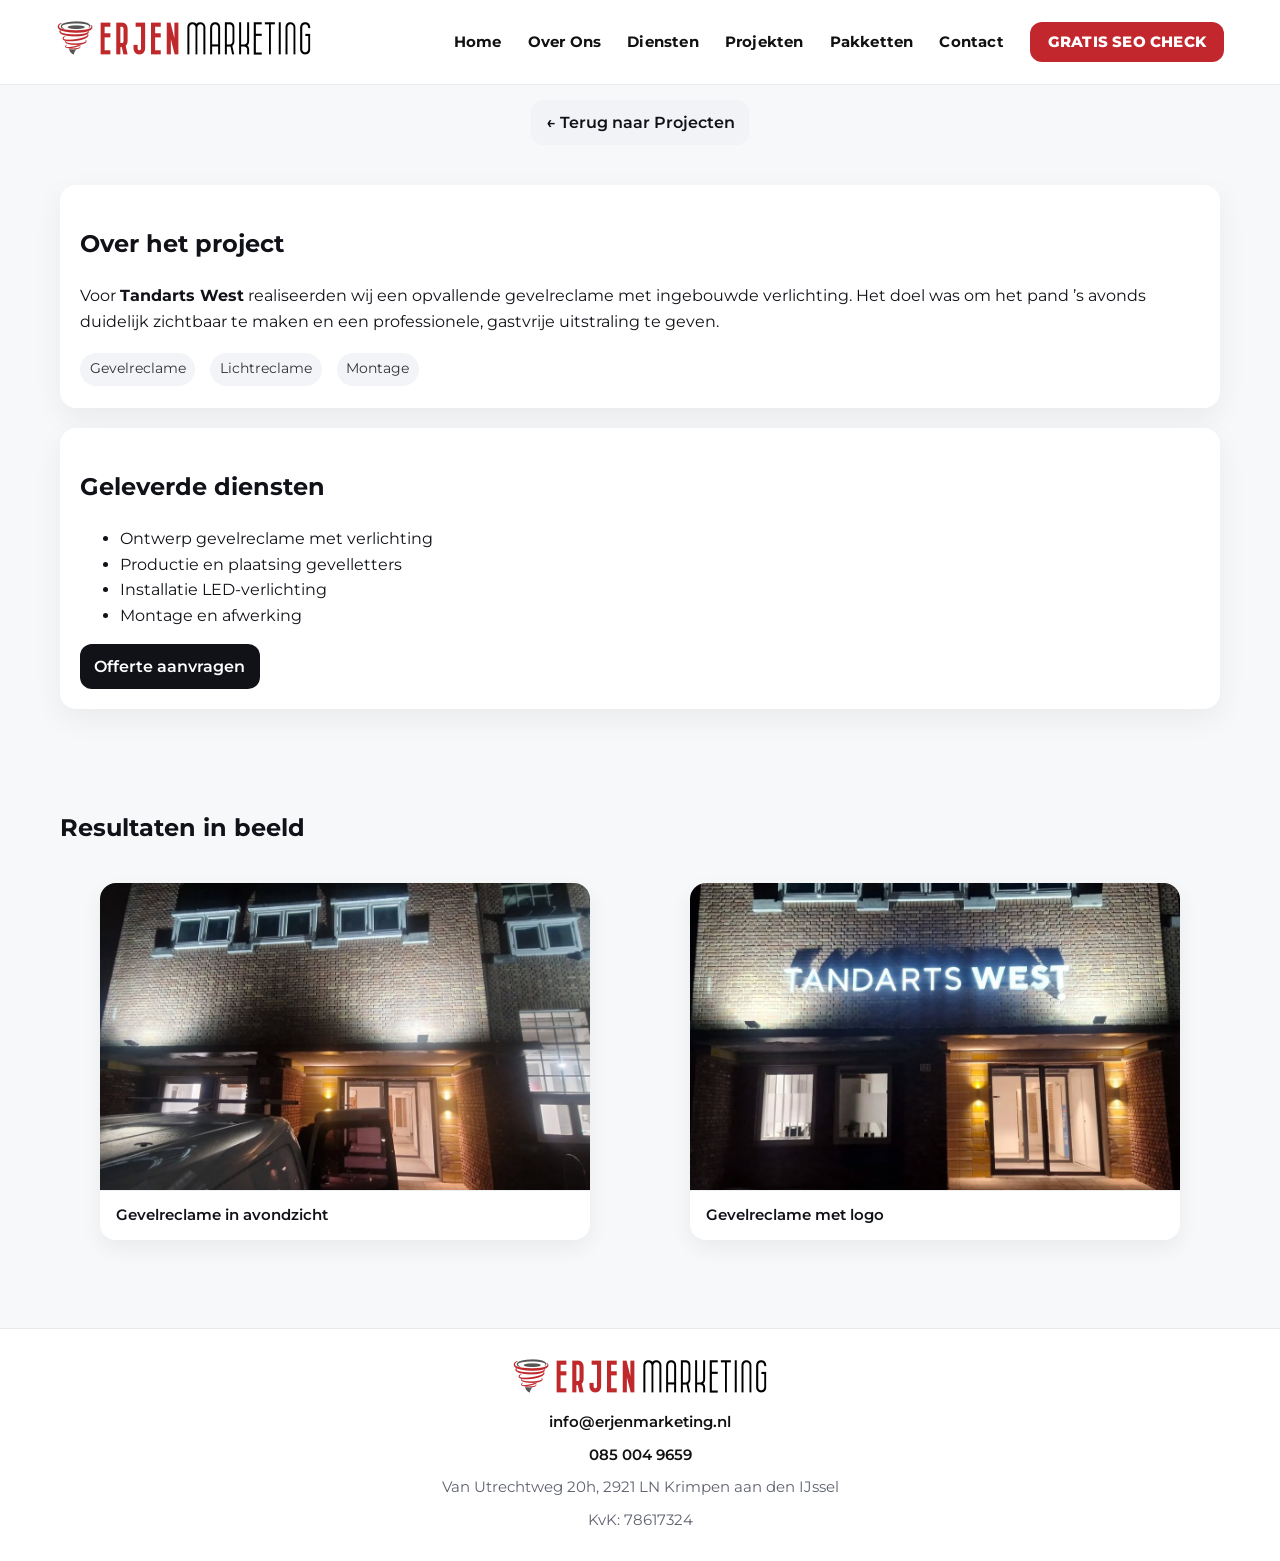
<file: erjen5.html>
<!DOCTYPE html>
<html lang="nl">

<head>
    <meta charset="UTF-8" />
    <meta name="viewport" content="width=device-width, initial-scale=1" />
    <title>Klantcase: Tandarts West – Gevelreclame & Lichtreclame | Erjen Marketing</title>

    <link rel="preconnect" href="https://fonts.googleapis.com">
    <link rel="preconnect" href="https://fonts.gstatic.com" crossorigin>
    <link href="https://fonts.googleapis.com/css2?family=Montserrat:wght@400;600;700&display=swap" rel="stylesheet">
    <link rel="stylesheet" href="style.css" />

    <style>
        :root {
            --max: 1200px;
            --gap: 1.25rem;
            --ink: #101218;
            --muted: #636675
        }

        * {
            box-sizing: border-box
        }

        body {
            margin: 0;
            font-family: Montserrat, system-ui, -apple-system, Segoe UI, Roboto, Arial, sans-serif;
            color: var(--ink);
            line-height: 1.6;
            background: #f7f8fa;
        }

        a {
            text-decoration: none;
            color: inherit
        }

        .container {
            max-width: var(--max);
            margin: auto;
            padding: 0 1.25rem
        }

        /* Geri butonu */
        .back {
            display: inline-flex;
            gap: .5rem;
            align-items: center;
            background: #f1f3f7;
            border-radius: 12px;
            padding: .6rem .9rem;
            font-weight: 600;
        }

        /* SECTIONS */
        .section {
            padding: 2.5rem 0
        }

        .grid {
            display: grid;
            grid-template-columns: repeat(12, 1fr);
            gap: var(--gap);
            align-items: start
        }

        .overview {
            grid-template-columns: 1fr
        }

        .overview .card {
            grid-column: 1 / -1
        }

        .card {
            background: #fff;
            border-radius: 16px;
            box-shadow: 0 10px 30px rgba(16, 17, 22, .06);
            padding: 1.25rem;
        }

        .pill {
            display: inline-block;
            background: #f3f4f7;
            color: #333;
            padding: .35rem .6rem;
            border-radius: 999px;
            font-size: .85rem;
            margin: .15rem .35rem .15rem 0;
        }

        /* GALLERY (caption altta) */
        .gallery {
            display: grid;
            grid-template-columns: repeat(auto-fit, minmax(320px, 1fr));
            gap: var(--gap);
        }

        .g-item {
            border-radius: 16px;
            overflow: hidden;
            background: #fff;
            cursor: pointer;
            transition: transform .25s ease, box-shadow .25s ease;
            box-shadow: 0 8px 22px rgba(16, 17, 22, .06);
            display: flex;
            flex-direction: column;
        }

        .g-item img {
            width: 100%;
            aspect-ratio: 16/10;
            object-fit: cover;
            display: block;
            transition: transform .25s ease;
        }

        .g-item:hover {
            transform: translateY(-3px);
            box-shadow: 0 16px 40px rgba(16, 17, 22, .12)
        }

        .g-cap {
            position: static;
            background: #fff;
            color: var(--ink);
            padding: .9rem 1rem;
            font-size: .95rem;
            font-weight: 600;
            line-height: 1.35;
            border-top: 1px solid #edf0f3;
        }

        @media(hover:none) {
            .g-item:hover {
                transform: none;
                box-shadow: 0 8px 22px rgba(16, 17, 22, .06)
            }
        }

        /* LIGHTBOX */
        .lightbox {
            position: fixed;
            inset: 0;
            background: rgba(0, 0, 0, .85);
            display: flex;
            align-items: center;
            justify-content: center;
            padding: 2rem;
            opacity: 0;
            visibility: hidden;
            transition: opacity .25s ease, visibility .25s ease;
            z-index: 9999;
        }

        .lightbox.open {
            opacity: 1;
            visibility: visible
        }

        .lightbox img {
            max-width: 92vw;
            max-height: 85vh;
            border-radius: 12px;
            box-shadow: 0 30px 80px rgba(0, 0, 0, .55)
        }

        .lightbox__close {
            position: absolute;
            top: 16px;
            right: 20px;
            font-size: 36px;
            color: #fff;
            background: transparent;
            border: none;
            cursor: pointer;
            line-height: 1;
        }

        .lightbox__close:focus {
            outline: 2px solid #fff;
            outline-offset: 4px
        }

        /* ===== Footer (beyaz) — diğer sayfalarla aynı ===== */
        footer#contact {
            background: #fff;
            color: #111;
            padding: 28px 16px 30px;
            border-top: 1px solid #e9eaee;
            margin-top: 2rem;
        }

        footer#contact .footer-content {
            max-width: 1120px;
            margin: 0 auto;
            text-align: center;
            display: flex;
            flex-direction: column;
            align-items: center;
            gap: 10px;
        }

        footer#contact .footer-logo {
            height: 38px;
            margin-bottom: 6px;
            display: block;
        }

        footer#contact p {
            margin: 0;
            font-size: 15px;
            line-height: 1.5;
            color: #5f6370;
        }

        footer#contact a {
            color: #111;
            text-decoration: none;
            font-weight: 600;
        }

        @media (max-width:520px) {
            footer#contact {
                padding: 24px 12px 26px;
            }

            footer#contact .footer-logo {
                height: 34px;
            }

            footer#contact p {
                font-size: 14px;
            }
        }

        /* ===== /Footer ===== */
    </style>
</head>

<body>
    <!-- HEADER -->
    <header class="main-header">
        <div class="header-container"> <a href="index.html" class="logo-link" aria-label="Erjen Marketing home">
                <img src="images/logo.png" alt="Erjen Marketing Logo" class="header-logo" /> </a>
            <nav class="header-nav" aria-label="Hoofdmenu"> <a href="index.html">Home</a> <a href="OverOns.html">Over
                    Ons</a> <a href="#diensten">Diensten</a> <a href="#projekten">Projekten</a> <a
                    href="#pakketten">Pakketten</a> <a href="#contact-form">Contact</a> <a href="#contact-form"
                    class="cta-button">GRATIS SEO CHECK</a> </nav>
        </div>
    </header> <!-- HERO -->
    <!-- Geri butonu -->
    <div class="container" style="margin-top:1rem;">
        <a class="back" href="index.html#onze-werken">← Terug naar Projecten</a>
    </div>

    <!-- OVERVIEW (Hero kaldırıldı) -->
    <section class="section">
        <div class="container grid overview">
            <div class="card">
                <h2>Over het project</h2>
                <p>
                    Voor <strong>Tandarts West</strong> realiseerden wij een opvallende gevelreclame met ingebouwde
                    verlichting. Het doel was om het pand ’s avonds duidelijk zichtbaar te maken en een professionele,
                    gastvrije uitstraling te geven.
                </p>
                <div style="display:flex;gap:.6rem;flex-wrap:wrap;margin-top:.5rem">
                    <span class="pill">Gevelreclame</span>
                    <span class="pill">Lichtreclame</span>
                    <span class="pill">Montage</span>
                </div>
            </div>

            <div class="card">
                <h2>Geleverde diensten</h2>
                <ul>
                    <li>Ontwerp gevelreclame met verlichting</li>
                    <li>Productie en plaatsing gevelletters</li>
                    <li>Installatie LED-verlichting</li>
                    <li>Montage en afwerking</li>
                </ul>
                <div style="margin-top:1rem;display:flex;gap:.6rem;flex-wrap:wrap">
                    <a href="index.html#contact" class="back" style="background:#101218;color:#fff">Offerte
                        aanvragen</a>
                </div>
            </div>
        </div>
    </section>

    <!-- GALLERY -->
    <section class="section" aria-labelledby="galeri">
        <div class="container">
            <h2 id="galeri">Resultaten in beeld</h2>
            <div class="gallery">
                <figure class="g-item" aria-label="Gevelreclame in avondzicht">
                    <img src="images/tandarts1.jpg" alt="Tandarts West gevelreclame (avond)">
                    <figcaption class="g-cap">Gevelreclame in avondzicht</figcaption>
                </figure>

                <figure class="g-item" aria-label="Gevelreclame met logo">
                    <img src="images/tandarts.jpg" alt="Tandarts West gevelreclame met logo">
                    <figcaption class="g-cap">Gevelreclame met logo</figcaption>
                </figure>
            </div>
        </div>
    </section>

    <!-- LIGHTBOX -->
    <div class="lightbox" id="lightbox" aria-hidden="true">
        <button class="lightbox__close" id="lightboxClose" aria-label="Close">×</button>
        <img id="lightboxImg" alt="Preview">
    </div>

    <!-- FOOTER (beyaz sürüm, diğer sayfalarla aynı) -->
    <footer id="contact">
        <div class="footer-content">
            <img src="images/logo.png" alt="Erjen Marketing Logo" class="footer-logo" />
            <p><a href="mailto:info@erjenmarketing.nl">info@erjenmarketing.nl</a></p>
            <p><a href="tel:+31850049659">085 004 9659</a></p>
            <p>Van Utrechtweg 20h, 2921 LN Krimpen aan den IJssel</p>
            <p>KvK: 78617324</p>
        </div>
    </footer>

    <!-- JS: Lightbox -->
    <script>
        const lightbox = document.getElementById('lightbox');
        const lbImg = document.getElementById('lightboxImg');
        const lbClose = document.getElementById('lightboxClose');

        // Sadece galeri kartları tıklanınca aç
        document.querySelectorAll('.g-item').forEach(card => {
            card.addEventListener('click', () => {
                const img = card.querySelector('img');
                if (!img) return;
                lbImg.src = img.src;
                lightbox.classList.add('open');
                lightbox.setAttribute('aria-hidden', 'false');
            });
        });

        function closeLB() {
            lightbox.classList.remove('open');
            lightbox.setAttribute('aria-hidden', 'true');
            lbImg.removeAttribute('src');
        }
        lbClose.addEventListener('click', closeLB);
        lightbox.addEventListener('click', e => { if (e.target === lightbox) closeLB(); });
        document.addEventListener('keydown', e => { if (e.key === 'Escape') closeLB(); });
    </script>
</body>

</html>
</file>
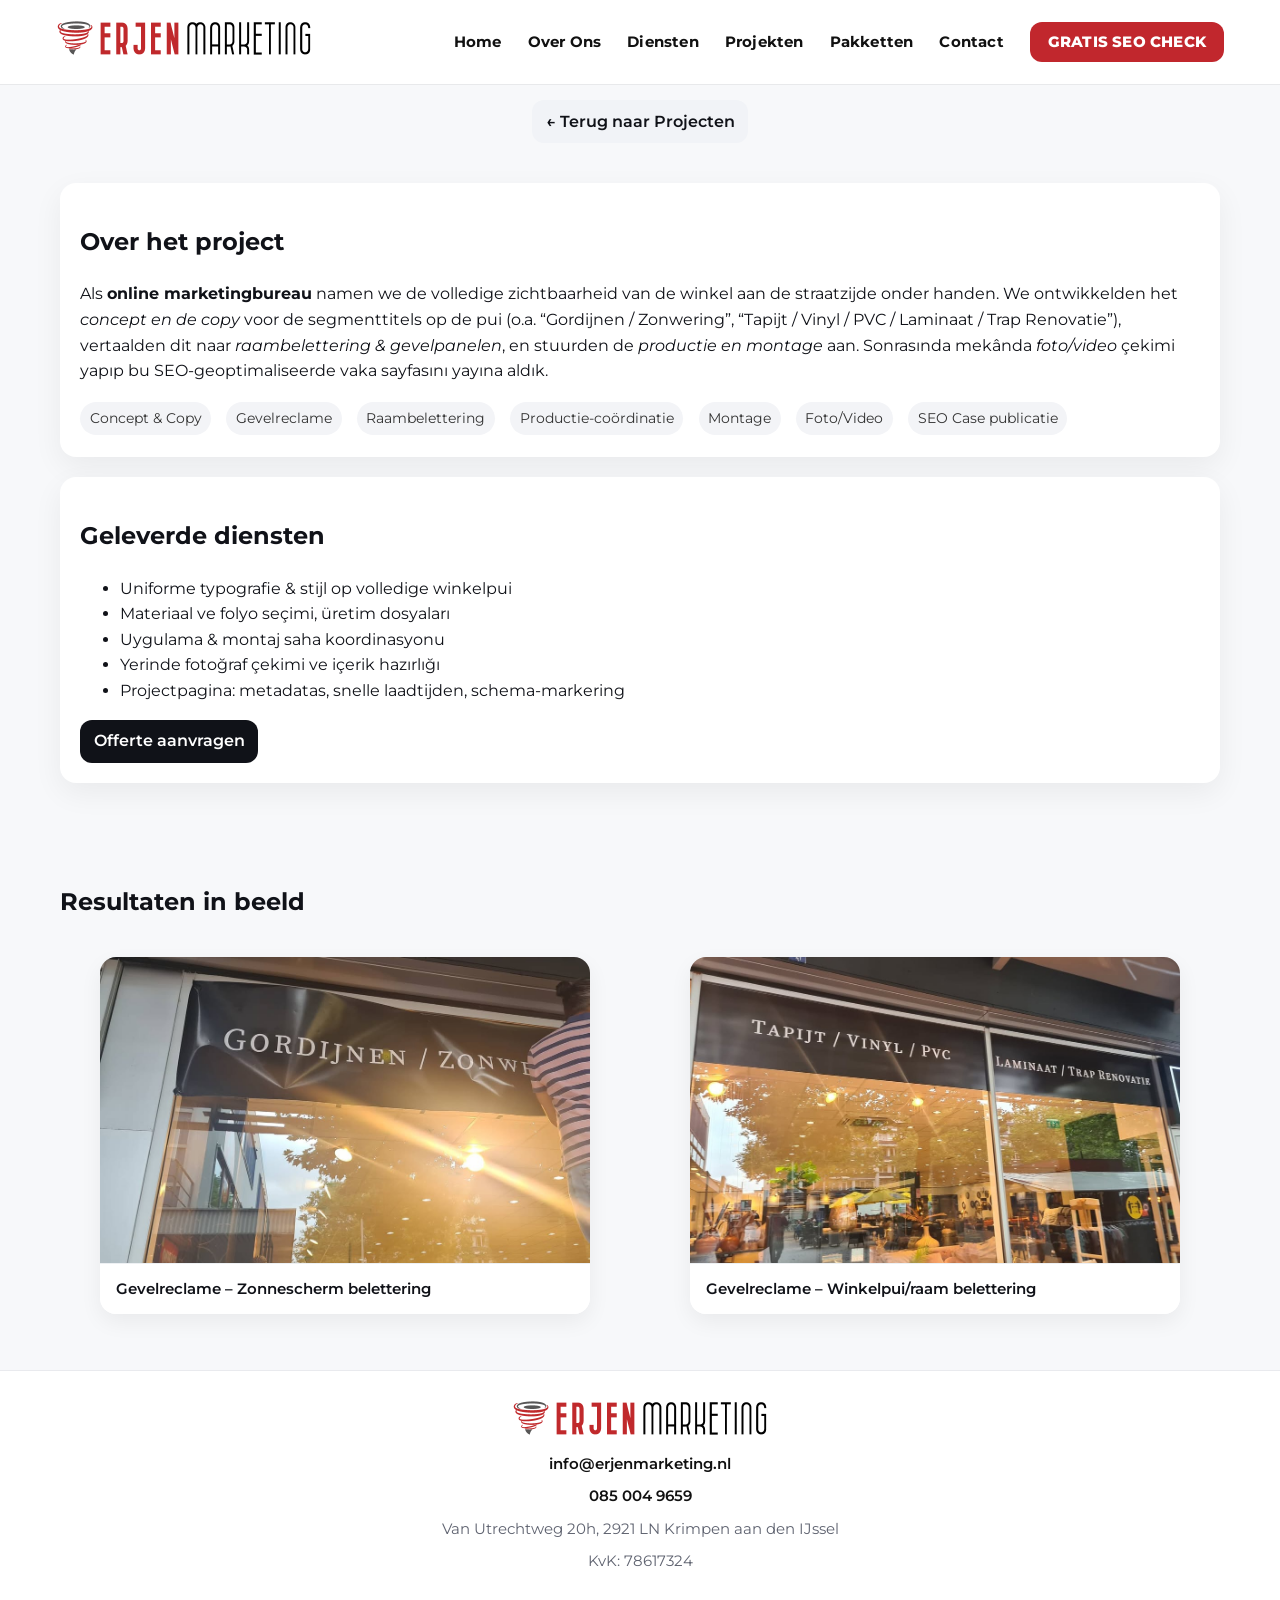
<file: erjen6.html>
<!DOCTYPE html>
<html lang="nl">

<head>
    <meta charset="UTF-8" />
    <meta name="viewport" content="width=device-width, initial-scale=1" />
    <title>Klantcase: KRØN Wonen & Slapen – Gevelreclame & Raambelettering | Erjen Marketing</title>

    <link rel="preconnect" href="https://fonts.googleapis.com">
    <link rel="preconnect" href="https://fonts.gstatic.com" crossorigin>
    <link href="https://fonts.googleapis.com/css2?family=Montserrat:wght@400;600;700&display=swap" rel="stylesheet">
    <link rel="stylesheet" href="style.css" />

    <style>
        :root {
            --max: 1200px;
            --gap: 1.25rem;
            --ink: #101218;
            --muted: #636675
        }

        * {
            box-sizing: border-box
        }

        body {
            margin: 0;
            font-family: Montserrat, system-ui, -apple-system, Segoe UI, Roboto, Arial, sans-serif;
            color: var(--ink);
            line-height: 1.6;
            background: #f7f8fa;
        }

        a {
            text-decoration: none;
            color: inherit
        }

        .container {
            max-width: var(--max);
            margin: auto;
            padding: 0 1.25rem
        }

        /* geri butonu */
        .back {
            display: inline-flex;
            gap: .5rem;
            align-items: center;
            background: #f1f3f7;
            border-radius: 12px;
            padding: .55rem .85rem;
            font-weight: 600;
        }

        /* SECTIONS & CARDS */
        .section {
            padding: 2.5rem 0
        }

        .grid {
            display: grid;
            grid-template-columns: repeat(12, 1fr);
            gap: var(--gap);
            align-items: start
        }

        .overview {
            grid-template-columns: 1fr
        }

        .overview .card {
            grid-column: 1 / -1
        }

        .card {
            background: #fff;
            border-radius: 16px;
            box-shadow: 0 10px 30px rgba(16, 17, 22, .06);
            padding: 1.25rem;
        }

        .pill {
            display: inline-block;
            background: #f3f4f7;
            color: #333;
            padding: .35rem .6rem;
            border-radius: 999px;
            font-size: .85rem;
            margin: .15rem .35rem .15rem 0;
        }

        /* GALLERY (caption altta) */
        .gallery {
            display: grid;
            grid-template-columns: repeat(auto-fit, minmax(320px, 1fr));
            gap: var(--gap);
        }

        .g-item {
            border-radius: 16px;
            overflow: hidden;
            background: #fff;
            cursor: pointer;
            transition: transform .25s ease, box-shadow .25s ease;
            box-shadow: 0 8px 22px rgba(16, 17, 22, .06);
            display: flex;
            flex-direction: column;
        }

        .g-item img {
            width: 100%;
            aspect-ratio: 16/10;
            object-fit: cover;
            display: block;
            transition: transform .25s ease;
        }

        .g-item:hover {
            transform: translateY(-3px);
            box-shadow: 0 16px 40px rgba(16, 17, 22, .12)
        }

        .g-cap {
            position: static;
            background: #fff;
            color: var(--ink);
            padding: .9rem 1rem;
            font-size: .95rem;
            font-weight: 600;
            line-height: 1.35;
            border-top: 1px solid #edf0f3;
        }

        /* LIGHTBOX */
        .lightbox {
            position: fixed;
            inset: 0;
            background: rgba(0, 0, 0, .85);
            display: flex;
            align-items: center;
            justify-content: center;
            padding: 2rem;
            opacity: 0;
            visibility: hidden;
            transition: opacity .25s ease, visibility .25s ease;
            z-index: 9999;
        }

        .lightbox.open {
            opacity: 1;
            visibility: visible
        }

        .lightbox img {
            max-width: 92vw;
            max-height: 85vh;
            border-radius: 12px;
            box-shadow: 0 30px 80px rgba(0, 0, 0, .55)
        }

        .lightbox__close {
            position: absolute;
            top: 16px;
            right: 20px;
            font-size: 36px;
            color: #fff;
            background: transparent;
            border: none;
            cursor: pointer;
            line-height: 1;
        }

        .lightbox__close:focus {
            outline: 2px solid #fff;
            outline-offset: 4px
        }

        /* ===== Footer (beyaz) — diğer sayfalarla aynı ===== */
        footer#contact {
            background: #fff;
            color: #111;
            padding: 28px 16px 30px;
            border-top: 1px solid #e9eaee;
        }

        footer#contact .footer-content {
            max-width: 1120px;
            margin: 0 auto;
            text-align: center;
            display: flex;
            flex-direction: column;
            align-items: center;
            gap: 10px;
        }

        footer#contact .footer-logo {
            height: 38px;
            margin-bottom: 6px;
            display: block;
        }

        footer#contact p {
            margin: 0;
            font-size: 15px;
            line-height: 1.5;
            color: #5f6370;
        }

        footer#contact a {
            color: #111;
            text-decoration: none;
            font-weight: 600;
        }

        @media (max-width:520px) {
            footer#contact {
                padding: 24px 12px 26px;
            }

            footer#contact .footer-logo {
                height: 34px;
            }

            footer#contact p {
                font-size: 14px;
            }
        }

        /* ===== /Footer ===== */
    </style>
</head>

<body>
    <!-- ORTAK HEADER -->
    <header class="main-header">
        <div class="header-container"> <a href="index.html" class="logo-link" aria-label="Erjen Marketing home">
                <img src="images/logo.png" alt="Erjen Marketing Logo" class="header-logo" /> </a>
            <nav class="header-nav" aria-label="Hoofdmenu"> <a href="index.html">Home</a> <a href="OverOns.html">Over
                    Ons</a> <a href="#diensten">Diensten</a> <a href="#projekten">Projekten</a> <a
                    href="#pakketten">Pakketten</a> <a href="#contact-form">Contact</a> <a href="#contact-form"
                    class="cta-button">GRATIS SEO CHECK</a> </nav>
        </div>
    </header> <!-- HERO -->

    <!-- Geri butonu -->
    <div class="container" style="margin-top:1rem;">
        <a class="back" href="index.html#onze-werken">← Terug naar Projecten</a>
    </div>

    <!-- OVERVIEW (Hero kaldırıldı, buradan başlıyor) -->
    <section class="section">
        <div class="container grid overview">
            <div class="card">
                <h2>Over het project</h2>
                <p>
                    Als <strong>online marketingbureau</strong> namen we de volledige zichtbaarheid van de winkel aan de
                    straatzijde onder handen. We ontwikkelden het <em>concept en de copy</em> voor de segmenttitels op
                    de pui (o.a. “Gordijnen / Zonwering”, “Tapijt / Vinyl / PVC / Laminaat / Trap Renovatie”),
                    vertaalden dit naar <em>raambelettering & gevelpanelen</em>, en stuurden de <em>productie en
                        montage</em> aan. Sonrasında mekânda <em>foto/video</em> çekimi yapıp bu SEO-geoptimaliseerde
                    vaka
                    sayfasını yayına aldık.
                </p>
                <div style="display:flex;gap:.6rem;flex-wrap:wrap;margin-top:.5rem">
                    <span class="pill">Concept & Copy</span>
                    <span class="pill">Gevelreclame</span>
                    <span class="pill">Raambelettering</span>
                    <span class="pill">Productie-coördinatie</span>
                    <span class="pill">Montage</span>
                    <span class="pill">Foto/Video</span>
                    <span class="pill">SEO Case publicatie</span>
                </div>
            </div>

            <div class="card">
                <h2>Geleverde diensten</h2>
                <ul>
                    <li>Uniforme typografie & stijl op volledige winkelpui</li>
                    <li>Materiaal ve folyo seçimi, üretim dosyaları</li>
                    <li>Uygulama & montaj saha koordinasyonu</li>
                    <li>Yerinde fotoğraf çekimi ve içerik hazırlığı</li>
                    <li>Projectpagina: metadatas, snelle laadtijden, schema-markering</li>
                </ul>
                <div style="margin-top:1rem;display:flex;gap:.6rem;flex-wrap:wrap">
                    <a href="index.html#contact" class="back" style="background:#101218;color:#fff">Offerte
                        aanvragen</a>
                </div>
            </div>
        </div>
    </section>

    <!-- GALLERY -->
    <section class="section" aria-labelledby="galeri">
        <div class="container">
            <h2 id="galeri">Resultaten in beeld</h2>
            <div class="gallery">
                <figure class="g-item">
                    <img src="images/DeKron.jpg" alt="Raambelettering: Gordijnen / Zonwering">
                    <figcaption class="g-cap">Gevelreclame – Zonnescherm belettering</figcaption>
                </figure>
                <figure class="g-item">
                    <img src="images/DeKron1.jpg" alt="Gevelreclame: Tapijt / Vinyl / PVC / Laminaat / Trap Renovatie">
                    <figcaption class="g-cap">Gevelreclame – Winkelpui/raam belettering</figcaption>
                </figure>
            </div>
        </div>
    </section>

    <!-- LIGHTBOX -->
    <div class="lightbox" id="lightbox" aria-hidden="true">
        <button class="lightbox__close" id="lightboxClose" aria-label="Close">×</button>
        <img id="lightboxImg" alt="Preview">
    </div>

    <!-- FOOTER (beyaz sürüm, diğer sayfalarla aynı) -->
    <footer id="contact">
        <div class="footer-content">
            <img src="images/logo.png" alt="Erjen Marketing Logo" class="footer-logo" />
            <p><a href="mailto:info@erjenmarketing.nl">info@erjenmarketing.nl</a></p>
            <p><a href="tel:+31850049659">085 004 9659</a></p>
            <p>Van Utrechtweg 20h, 2921 LN Krimpen aan den IJssel</p>
            <p>KvK: 78617324</p>
        </div>
    </footer>

    <!-- JS: Lightbox -->
    <script>
        const lightbox = document.getElementById('lightbox');
        const lbImg = document.getElementById('lightboxImg');
        const lbClose = document.getElementById('lightboxClose');

        document.querySelectorAll('.g-item').forEach(card => {
            card.addEventListener('click', () => {
                const img = card.querySelector('img');
                if (!img) return;
                lbImg.src = img.src;
                lightbox.classList.add('open');
                lightbox.setAttribute('aria-hidden', 'false');
            });
        });

        function closeLB() {
            lightbox.classList.remove('open');
            lightbox.setAttribute('aria-hidden', 'true');
            lbImg.removeAttribute('src');
        }
        lbClose.addEventListener('click', closeLB);
        lightbox.addEventListener('click', e => { if (e.target === lightbox) closeLB(); });
        document.addEventListener('keydown', e => { if (e.key === 'Escape') closeLB(); });
    </script>
</body>

</html>
</file>
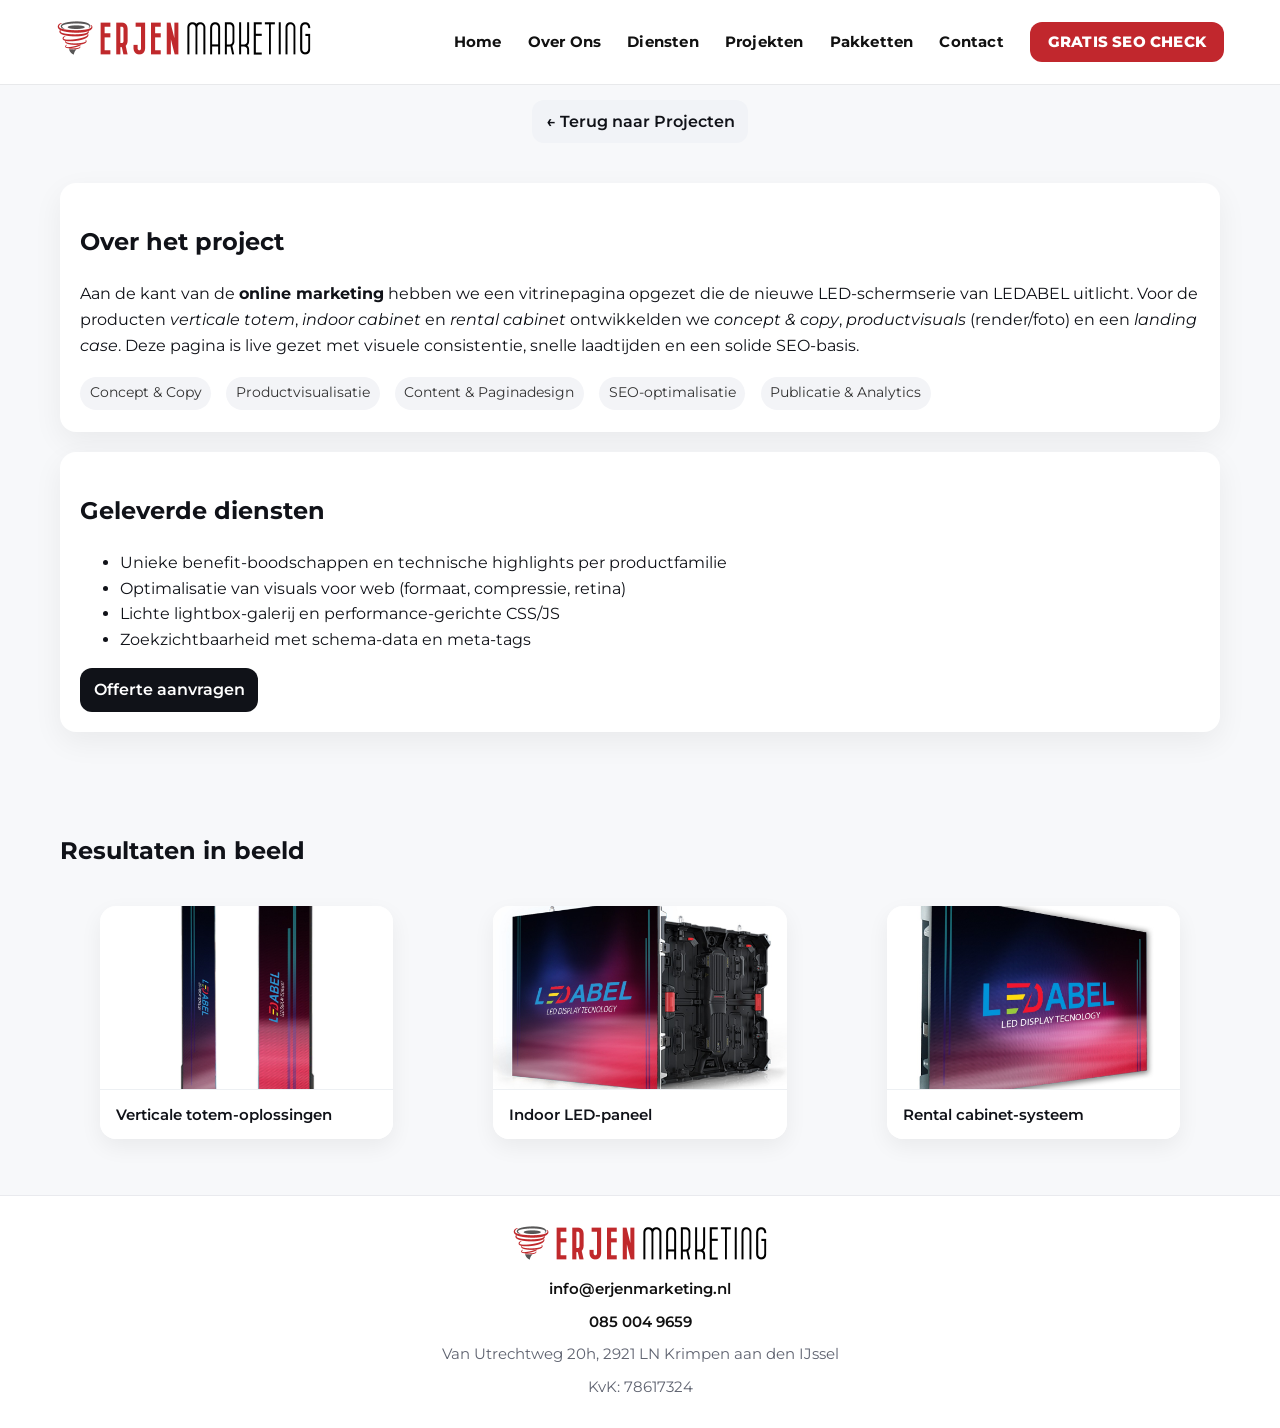
<file: erjen7.html>
<!DOCTYPE html>
<html lang="nl">

<head>
    <meta charset="UTF-8" />
    <meta name="viewport" content="width=device-width, initial-scale=1" />
    <title>Klantcase: LEDABEL – LED Display Technology | Erjen Marketing</title>

    <link rel="preconnect" href="https://fonts.googleapis.com">
    <link rel="preconnect" href="https://fonts.gstatic.com" crossorigin>
    <link href="https://fonts.googleapis.com/css2?family=Montserrat:wght@400;600;700&display=swap" rel="stylesheet">
    <link rel="stylesheet" href="style.css" />

    <style>
        :root {
            --max: 1200px;
            --gap: 1.25rem;
            --ink: #101218;
            --muted: #636675
        }

        * {
            box-sizing: border-box
        }

        body {
            margin: 0;
            font-family: Montserrat, system-ui, -apple-system, Segoe UI, Roboto, Arial, sans-serif;
            color: var(--ink);
            line-height: 1.6;
            background: #f7f8fa
        }

        a {
            text-decoration: none;
            color: inherit
        }

        .container {
            max-width: var(--max);
            margin: auto;
            padding: 0 1.25rem
        }

        .back {
            display: inline-flex;
            gap: .5rem;
            align-items: center;
            background: #f1f3f7;
            border-radius: 12px;
            padding: .55rem .85rem;
            font-weight: 600;
        }

        /* SECTIONS & CARDS */
        .section {
            padding: 2.5rem 0
        }

        .grid {
            display: grid;
            grid-template-columns: repeat(12, 1fr);
            gap: var(--gap);
            align-items: start
        }

        .overview {
            grid-template-columns: 1fr
        }

        .overview .card {
            grid-column: 1 / -1
        }

        .card {
            background: #fff;
            border-radius: 16px;
            box-shadow: 0 10px 30px rgba(16, 17, 22, .06);
            padding: 1.25rem
        }

        .pill {
            display: inline-block;
            background: #f3f4f7;
            color: #333;
            padding: .35rem .6rem;
            border-radius: 999px;
            font-size: .85rem;
            margin: .15rem .35rem .15rem 0
        }

        /* GALLERY — başlıklar altta */
        .gallery {
            display: grid;
            grid-template-columns: repeat(auto-fit, minmax(320px, 1fr));
            gap: var(--gap);
        }

        .g-item {
            border-radius: 16px;
            overflow: hidden;
            background: #fff;
            cursor: pointer;
            transition: transform .25s ease, box-shadow .25s ease;
            box-shadow: 0 8px 22px rgba(16, 17, 22, .06);
            display: flex;
            flex-direction: column;
        }

        .g-item img {
            width: 100%;
            aspect-ratio: 16/10;
            object-fit: cover;
            display: block;
            transition: transform .25s ease;
        }

        .g-item:hover {
            transform: translateY(-3px);
            box-shadow: 0 16px 40px rgba(16, 17, 22, .12)
        }

        .g-cap {
            position: static;
            background: #fff;
            color: var(--ink);
            padding: .9rem 1rem;
            font-size: .95rem;
            font-weight: 600;
            line-height: 1.35;
            border-top: 1px solid #edf0f3;
        }

        /* LIGHTBOX */
        .lightbox {
            position: fixed;
            inset: 0;
            background: rgba(0, 0, 0, .85);
            display: flex;
            align-items: center;
            justify-content: center;
            padding: 2rem;
            opacity: 0;
            visibility: hidden;
            transition: opacity .25s ease, visibility .25s ease;
            z-index: 9999;
        }

        .lightbox.open {
            opacity: 1;
            visibility: visible
        }

        .lightbox img {
            max-width: 92vw;
            max-height: 85vh;
            border-radius: 12px;
            box-shadow: 0 30px 80px rgba(0, 0, 0, .55)
        }

        .lightbox__close {
            position: absolute;
            top: 16px;
            right: 20px;
            font-size: 36px;
            color: #fff;
            background: transparent;
            border: none;
            cursor: pointer;
            line-height: 1;
        }

        .lightbox__close:focus {
            outline: 2px solid #fff;
            outline-offset: 4px
        }

        /* ===== Footer (beyaz) — diğer sayfalarla aynı ===== */
        footer#contact {
            background: #fff;
            color: #111;
            padding: 28px 16px 30px;
            border-top: 1px solid #e9eaee;
        }

        footer#contact .footer-content {
            max-width: 1120px;
            margin: 0 auto;
            text-align: center;
            display: flex;
            flex-direction: column;
            align-items: center;
            gap: 10px;
        }

        footer#contact .footer-logo {
            height: 38px;
            margin-bottom: 6px;
            display: block;
        }

        footer#contact p {
            margin: 0;
            font-size: 15px;
            line-height: 1.5;
            color: #5f6370;
        }

        footer#contact a {
            color: #111;
            text-decoration: none;
            font-weight: 600;
        }

        @media (max-width:520px) {
            footer#contact {
                padding: 24px 12px 26px;
            }

            footer#contact .footer-logo {
                height: 34px;
            }

            footer#contact p {
                font-size: 14px;
            }
        }

        /* ===== /Footer ===== */
    </style>
</head>

<body>
    <!-- HEADER -->
    <header class="main-header">
        <div class="header-container"> <a href="index.html" class="logo-link" aria-label="Erjen Marketing home">
                <img src="images/logo.png" alt="Erjen Marketing Logo" class="header-logo" /> </a>
            <nav class="header-nav" aria-label="Hoofdmenu"> <a href="index.html">Home</a> <a href="OverOns.html">Over
                    Ons</a> <a href="#diensten">Diensten</a> <a href="#projekten">Projekten</a> <a
                    href="#pakketten">Pakketten</a> <a href="#contact-form">Contact</a> <a href="#contact-form"
                    class="cta-button">GRATIS SEO CHECK</a> </nav>
        </div>
    </header> <!-- HERO -->

    <!-- geri butonu -->
    <div class="container" style="margin-top:1rem;">
        <a class="back" href="index.html#onze-werken">← Terug naar Projecten</a>
    </div>

    <!-- OVERVIEW (hero yok) -->
    <section class="section">
        <div class="container grid overview">
            <div class="card">
                <h2>Over het project</h2>
                <p>
                    Aan de kant van de <strong>online marketing</strong> hebben we een vitrinepagina opgezet die de
                    nieuwe LED-schermserie van LEDABEL uitlicht. Voor de producten <em>verticale totem</em>,
                    <em>indoor cabinet</em> en <em>rental cabinet</em> ontwikkelden we <em>concept & copy</em>,
                    <em>productvisuals</em> (render/foto) en een <em>landing case</em>. Deze pagina is live gezet met
                    visuele consistentie, snelle laadtijden en een solide SEO-basis.
                </p>
                <div style="display:flex;gap:.6rem;flex-wrap:wrap;margin-top:.5rem">
                    <span class="pill">Concept & Copy</span><span class="pill">Productvisualisatie</span>
                    <span class="pill">Content & Paginadesign</span><span class="pill">SEO-optimalisatie</span>
                    <span class="pill">Publicatie & Analytics</span>
                </div>
            </div>

            <div class="card">
                <h2>Geleverde diensten</h2>
                <ul>
                    <li>Unieke benefit-boodschappen en technische highlights per productfamilie</li>
                    <li>Optimalisatie van visuals voor web (formaat, compressie, retina)</li>
                    <li>Lichte lightbox-galerij en performance-gerichte CSS/JS</li>
                    <li>Zoekzichtbaarheid met schema-data en meta-tags</li>
                </ul>
                <div style="margin-top:1rem;display:flex;gap:.6rem;flex-wrap:wrap">
                    <a href="index.html#contact" class="back" style="background:#101218;color:#fff">Offerte
                        aanvragen</a>
                </div>
            </div>
        </div>
    </section>

    <!-- GALLERY -->
    <section class="section" aria-labelledby="galeri">
        <div class="container">
            <h2 id="galeri">Resultaten in beeld</h2>
            <div class="gallery">
                <figure class="g-item" aria-label="Verticale totem-oplossingen">
                    <img src="images/Label1.jpg" alt="LED verticale totem – LEDABEL">
                    <figcaption class="g-cap">Verticale totem-oplossingen</figcaption>
                </figure>

                <figure class="g-item" aria-label="Indoor LED-paneel">
                    <img src="images/Label2.jpg" alt="Indoor LED-paneel – LEDABEL">
                    <figcaption class="g-cap">Indoor LED-paneel</figcaption>
                </figure>

                <figure class="g-item" aria-label="Rental cabinet-systeem">
                    <img src="images/Label3.jpg" alt="Rental cabinet – voor/achteraanzicht">
                    <figcaption class="g-cap">Rental cabinet-systeem</figcaption>
                </figure>
            </div>
        </div>
    </section>

    <!-- LIGHTBOX -->
    <div class="lightbox" id="lightbox" aria-hidden="true">
        <button class="lightbox__close" id="lightboxClose" aria-label="Close">×</button>
        <img id="lightboxImg" alt="Preview">
    </div>

    <!-- FOOTER (beyaz sürüm, diğer sayfalarla aynı) -->
    <footer id="contact">
        <div class="footer-content">
            <img src="images/logo.png" alt="Erjen Marketing Logo" class="footer-logo" />
            <p><a href="mailto:info@erjenmarketing.nl">info@erjenmarketing.nl</a></p>
            <p><a href="tel:+31850049659">085 004 9659</a></p>
            <p>Van Utrechtweg 20h, 2921 LN Krimpen aan den IJssel</p>
            <p>KvK: 78617324</p>
        </div>
    </footer>

    <!-- JS: Lightbox -->
    <script>
        const lightbox = document.getElementById('lightbox');
        const lbImg = document.getElementById('lightboxImg');
        const lbClose = document.getElementById('lightboxClose');

        document.querySelectorAll('.g-item').forEach(card => {
            card.addEventListener('click', () => {
                const img = card.querySelector('img');
                if (!img) return;
                lbImg.src = img.src;
                lightbox.classList.add('open');
                lightbox.setAttribute('aria-hidden', 'false');
            });
        });

        function closeLB() {
            lightbox.classList.remove('open');
            lightbox.setAttribute('aria-hidden', 'true');
            lbImg.removeAttribute('src');
        }
        lbClose.addEventListener('click', closeLB);
        lightbox.addEventListener('click', e => { if (e.target === lightbox) closeLB(); });
        document.addEventListener('keydown', e => { if (e.key === 'Escape') closeLB(); });
    </script>
</body>

</html>
</file>
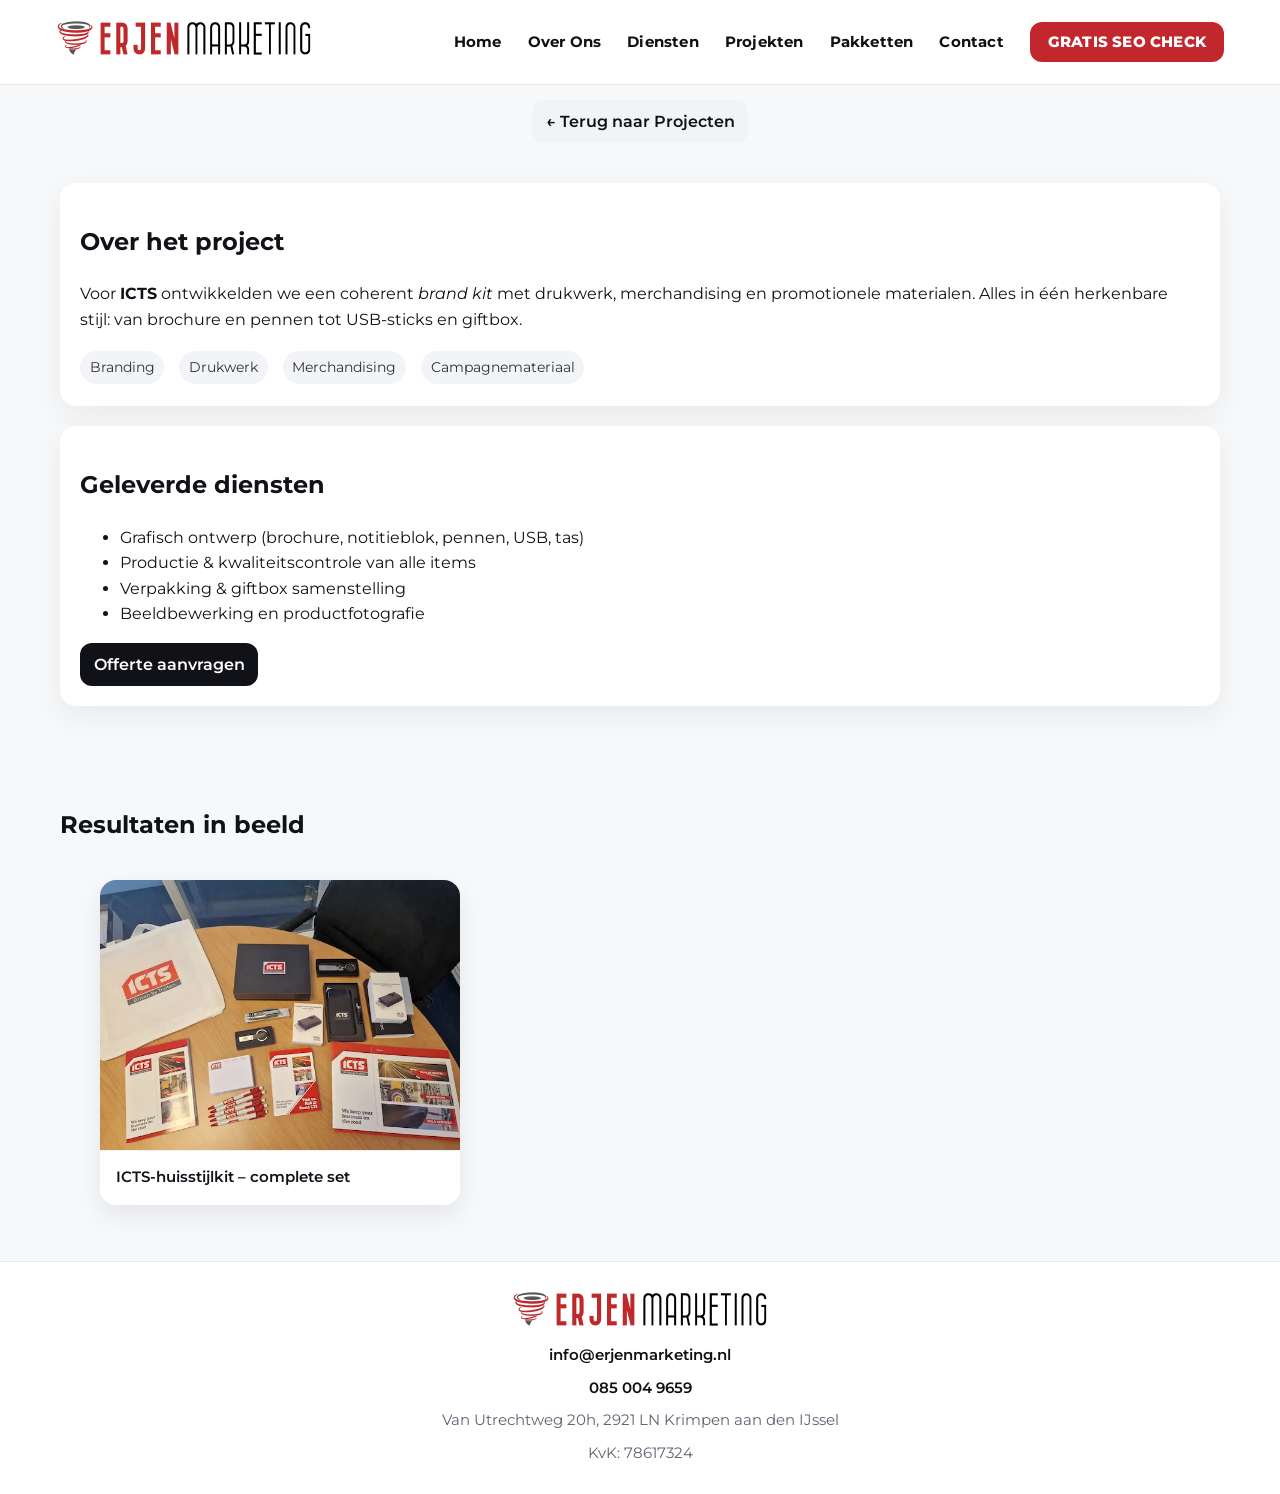
<file: erjen8.html>
<!DOCTYPE html>
<html lang="nl">

<head>
    <meta charset="UTF-8" />
    <meta name="viewport" content="width=device-width, initial-scale=1" />
    <title>Klantcase: ICTS – Full Brand Kit | Erjen Marketing</title>

    <link rel="preconnect" href="https://fonts.googleapis.com">
    <link rel="preconnect" href="https://fonts.gstatic.com" crossorigin>
    <link href="https://fonts.googleapis.com/css2?family=Montserrat:wght@400;600;700&display=swap" rel="stylesheet">
    <link rel="stylesheet" href="style.css" />

    <style>
        :root {
            --max: 1200px;
            --gap: 1.25rem;
            --ink: #101218;
            --muted: #636675;
        }

        * {
            box-sizing: border-box
        }

        body {
            margin: 0;
            font-family: Montserrat, system-ui, -apple-system, Segoe UI, Roboto, Arial, sans-serif;
            color: var(--ink);
            line-height: 1.6;
            background: #f7f8fa;
        }

        a {
            text-decoration: none;
            color: inherit
        }

        .container {
            max-width: var(--max);
            margin: auto;
            padding: 0 1.25rem
        }

        .back {
            display: inline-flex;
            gap: .5rem;
            align-items: center;
            background: #f1f3f7;
            border-radius: 12px;
            padding: .55rem .85rem;
            font-weight: 600;
        }

        /* SECTIONS */
        .section {
            padding: 2.5rem 0
        }

        .grid {
            display: grid;
            grid-template-columns: repeat(12, 1fr);
            gap: var(--gap);
            align-items: start
        }

        .overview {
            grid-template-columns: 1fr
        }

        .overview .card {
            grid-column: 1 / -1
        }

        .card {
            background: #fff;
            border-radius: 16px;
            box-shadow: 0 10px 30px rgba(16, 17, 22, .06);
            padding: 1.25rem;
        }

        .pill {
            display: inline-block;
            background: #f3f4f7;
            color: #333;
            padding: .35rem .6rem;
            border-radius: 999px;
            font-size: .85rem;
            margin: .15rem .35rem .15rem 0;
        }

        /* ---------- GALLERY (tek kart) ---------- */
        .gallery {
            display: flex;
            flex-wrap: wrap;
            gap: var(--gap);
        }

        .g-item {
            width: min(360px, 100%);
            border-radius: 16px;
            overflow: hidden;
            background: #fff;
            cursor: pointer;
            box-shadow: 0 10px 26px rgba(16, 17, 22, .08);
            transition: transform .25s ease, box-shadow .25s ease;
            display: flex;
            flex-direction: column;
        }

        .g-item:hover {
            transform: translateY(-2px);
            box-shadow: 0 16px 40px rgba(16, 17, 22, .14)
        }

        .g-photo {
            width: 100%;
            aspect-ratio: 4/3;
            background: #eef2f6;
            overflow: hidden;
        }

        .g-photo img {
            width: 100%;
            height: 100%;
            object-fit: cover;
            display: block;
        }

        .g-cap {
            position: static;
            background: #fff;
            color: var(--ink);
            padding: 1rem 1rem 1.1rem;
            font-size: .95rem;
            font-weight: 600;
            line-height: 1.35;
            border-top: 1px solid #edf0f3;
        }

        /* LIGHTBOX */
        .lightbox {
            position: fixed;
            inset: 0;
            background: rgba(0, 0, 0, .85);
            display: flex;
            align-items: center;
            justify-content: center;
            padding: 2rem;
            opacity: 0;
            visibility: hidden;
            transition: opacity .25s ease, visibility .25s ease;
            z-index: 9999;
        }

        .lightbox.open {
            opacity: 1;
            visibility: visible
        }

        .lightbox img {
            max-width: 92vw;
            max-height: 85vh;
            border-radius: 12px;
            box-shadow: 0 30px 80px rgba(0, 0, 0, .55)
        }

        .lightbox__close {
            position: absolute;
            top: 16px;
            right: 20px;
            font-size: 36px;
            color: #fff;
            background: transparent;
            border: none;
            cursor: pointer;
            line-height: 1;
        }

        .lightbox__close:focus {
            outline: 2px solid #fff;
            outline-offset: 4px
        }

        /* ===== Footer (beyaz) — diğer sayfalarla aynı ===== */
        footer#contact {
            background: #fff;
            color: #111;
            padding: 28px 16px 30px;
            border-top: 1px solid #e9eaee;
        }

        footer#contact .footer-content {
            max-width: 1120px;
            margin: 0 auto;
            text-align: center;
            display: flex;
            flex-direction: column;
            align-items: center;
            gap: 10px;
        }

        footer#contact .footer-logo {
            height: 38px;
            margin-bottom: 6px;
            display: block;
        }

        footer#contact p {
            margin: 0;
            font-size: 15px;
            line-height: 1.5;
            color: #5f6370;
        }

        footer#contact a {
            color: #111;
            text-decoration: none;
            font-weight: 600;
        }

        @media (max-width:520px) {
            footer#contact {
                padding: 24px 12px 26px;
            }

            footer#contact .footer-logo {
                height: 34px;
            }

            footer#contact p {
                font-size: 14px;
            }
        }

        /* ===== /Footer ===== */
    </style>
</head>

<body>
    <!-- HEADER -->
    <header class="main-header">
        <div class="header-container"> <a href="index.html" class="logo-link" aria-label="Erjen Marketing home">
                <img src="images/logo.png" alt="Erjen Marketing Logo" class="header-logo" /> </a>
            <nav class="header-nav" aria-label="Hoofdmenu"> <a href="index.html">Home</a> <a href="OverOns.html">Over
                    Ons</a> <a href="#diensten">Diensten</a> <a href="#projekten">Projekten</a> <a
                    href="#pakketten">Pakketten</a> <a href="#contact-form">Contact</a> <a href="#contact-form"
                    class="cta-button">GRATIS SEO CHECK</a> </nav>
        </div>
    </header> <!-- HERO -->

    <!-- BACK -->
    <div class="container" style="margin-top:1rem;">
        <a class="back" href="index.html#onze-werken">← Terug naar Projecten</a>
    </div>

    <!-- OVERVIEW -->
    <section class="section">
        <div class="container grid overview">
            <div class="card">
                <h2>Over het project</h2>
                <p>
                    Voor <strong>ICTS</strong> ontwikkelden we een coherent <em>brand kit</em> met drukwerk,
                    merchandising en promotionele materialen. Alles in één herkenbare stijl: van brochure en pennen
                    tot USB-sticks en giftbox.
                </p>
                <div style="display:flex;gap:.6rem;flex-wrap:wrap;margin-top:.5rem">
                    <span class="pill">Branding</span><span class="pill">Drukwerk</span>
                    <span class="pill">Merchandising</span><span class="pill">Campagnemateriaal</span>
                </div>
            </div>

            <div class="card">
                <h2>Geleverde diensten</h2>
                <ul>
                    <li>Grafisch ontwerp (brochure, notitieblok, pennen, USB, tas)</li>
                    <li>Productie & kwaliteitscontrole van alle items</li>
                    <li>Verpakking & giftbox samenstelling</li>
                    <li>Beeldbewerking en productfotografie</li>
                </ul>
                <div style="margin-top:1rem;display:flex;gap:.6rem;flex-wrap:wrap">
                    <a href="index.html#contact" class="back" style="background:#101218;color:#fff">Offerte
                        aanvragen</a>
                </div>
            </div>
        </div>
    </section>

    <!-- GALLERY (tek kart) -->
    <section class="section" aria-labelledby="galeri">
        <div class="container">
            <h2 id="galeri">Resultaten in beeld</h2>
            <div class="gallery">
                <figure class="g-item" aria-label="ICTS brand kit – overzicht">
                    <div class="g-photo">
                        <img src="images/H.webp" alt="ICTS-huisstijlkit – complete set">
                    </div>
                    <figcaption class="g-cap">ICTS-huisstijlkit – complete set</figcaption>
                </figure>
            </div>
        </div>
    </section>

    <!-- LIGHTBOX -->
    <div class="lightbox" id="lightbox" aria-hidden="true">
        <button class="lightbox__close" id="lightboxClose" aria-label="Close">×</button>
        <img id="lightboxImg" alt="Preview">
    </div>

    <!-- FOOTER (beyaz sürüm, diğer sayfalarla aynı) -->
    <footer id="contact">
        <div class="footer-content">
            <img src="images/logo.png" alt="Erjen Marketing Logo" class="footer-logo" />
            <p><a href="mailto:info@erjenmarketing.nl">info@erjenmarketing.nl</a></p>
            <p><a href="tel:+31850049659">085 004 9659</a></p>
            <p>Van Utrechtweg 20h, 2921 LN Krimpen aan den IJssel</p>
            <p>KvK: 78617324</p>
        </div>
    </footer>

    <!-- JS: Lightbox -->
    <script>
        const lightbox = document.getElementById('lightbox');
        const lbImg = document.getElementById('lightboxImg');
        const lbClose = document.getElementById('lightboxClose');

        document.querySelectorAll('.g-item').forEach(card => {
            card.addEventListener('click', () => {
                const img = card.querySelector('img');
                if (!img) return;
                lbImg.src = img.src;
                lightbox.classList.add('open');
                lightbox.setAttribute('aria-hidden', 'false');
            });
        });

        function closeLB() {
            lightbox.classList.remove('open');
            lightbox.setAttribute('aria-hidden', 'true');
            lbImg.removeAttribute('src');
        }
        lbClose.addEventListener('click', closeLB);
        lightbox.addEventListener('click', e => { if (e.target === lightbox) closeLB(); });
        document.addEventListener('keydown', e => { if (e.key === 'Escape') closeLB(); });
    </script>
</body>

</html>
</file>
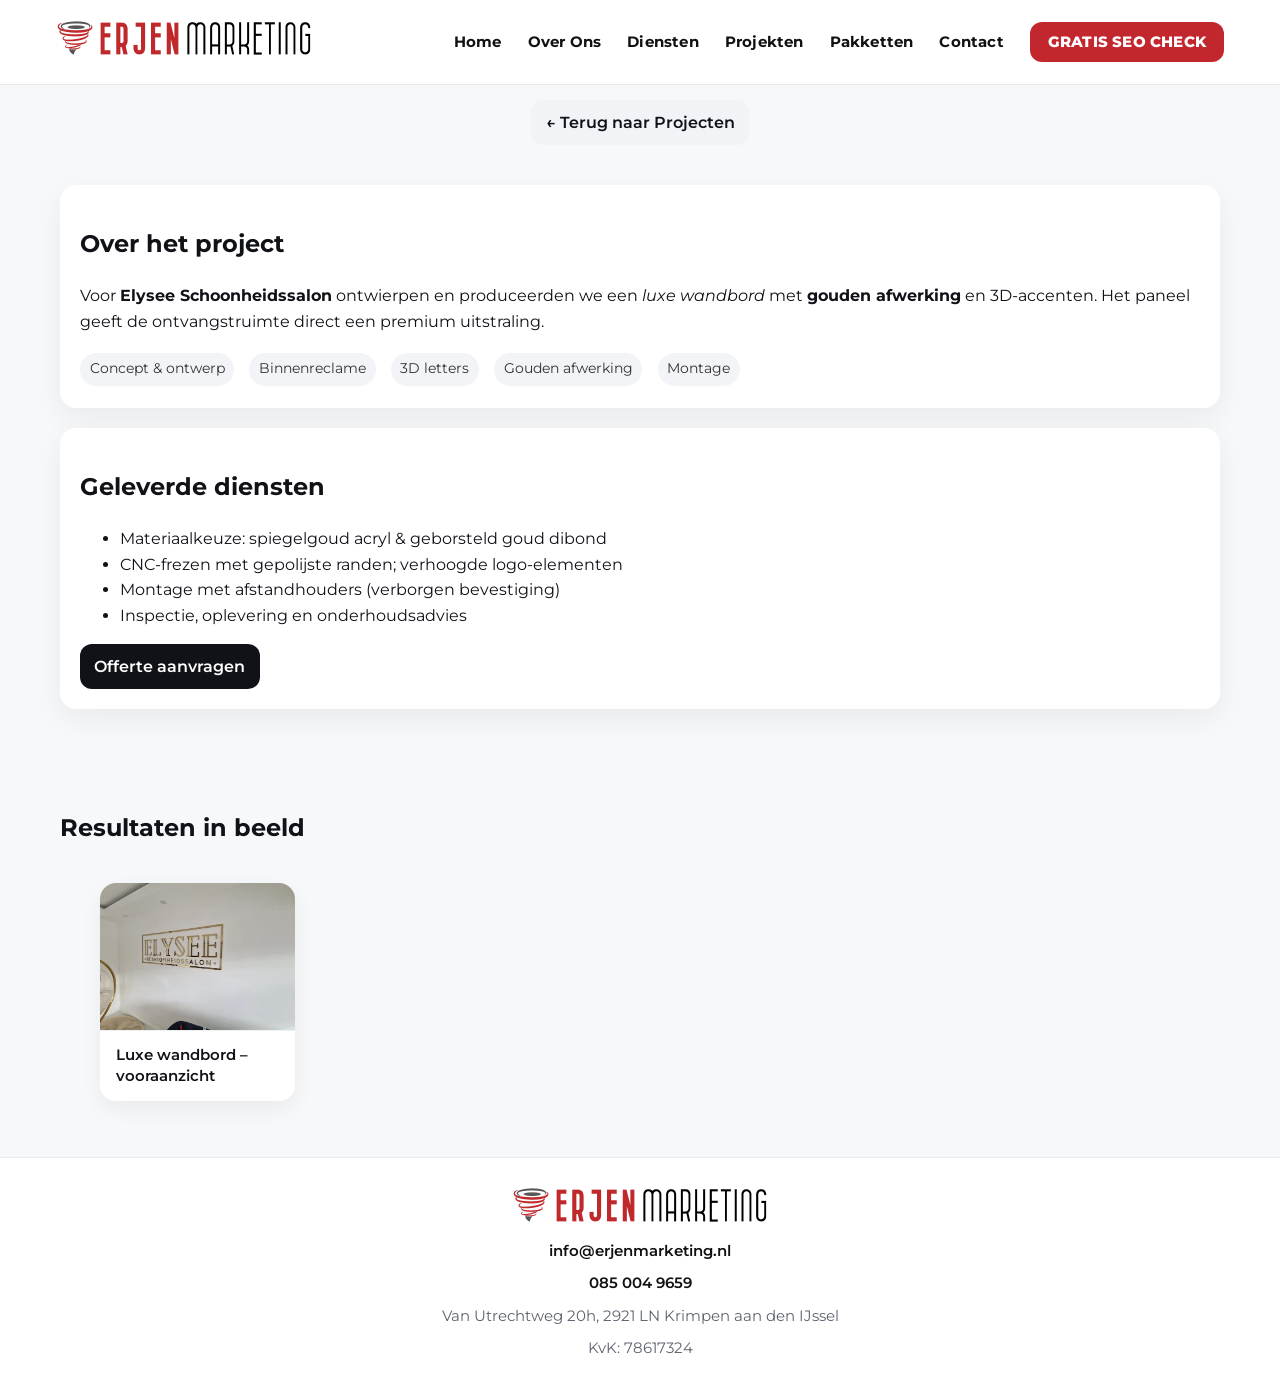
<file: erjen9.html>
<!DOCTYPE html>
<html lang="nl">

<head>
    <meta charset="UTF-8" />
    <meta name="viewport" content="width=device-width, initial-scale=1" />
    <title>Klantcase: Elysee Schoonheidssalon – Luxe wandbord met gouden afwerking | Erjen Marketing</title>

    <link rel="preconnect" href="https://fonts.googleapis.com">
    <link rel="preconnect" href="https://fonts.gstatic.com" crossorigin>
    <link href="https://fonts.googleapis.com/css2?family=Montserrat:wght@400;600;700&display=swap" rel="stylesheet">
    <link rel="stylesheet" href="style.css" />

    <style>
        :root {
            --max: 1200px;
            --gap: 1.25rem;
            --ink: #101218;
            --muted: #636675
        }

        * {
            box-sizing: border-box
        }

        body {
            margin: 0;
            font-family: Montserrat, system-ui, -apple-system, Segoe UI, Roboto, Arial, sans-serif;
            color: var(--ink);
            line-height: 1.6;
            background: #f7f8fa
        }

        a {
            text-decoration: none;
            color: inherit
        }

        .container {
            max-width: var(--max);
            margin: auto;
            padding: 0 1.25rem
        }

        .back {
            display: inline-flex;
            gap: .5rem;
            align-items: center;
            background: #f1f3f7;
            border-radius: 12px;
            padding: .6rem .9rem;
            font-weight: 600
        }

        /* sections & cards */
        .section {
            padding: 2.5rem 0
        }

        .grid {
            display: grid;
            grid-template-columns: repeat(12, 1fr);
            gap: var(--gap);
            align-items: start
        }

        .overview {
            grid-template-columns: 1fr
        }

        .overview .card {
            grid-column: 1 / -1
        }

        .card {
            background: #fff;
            border-radius: 16px;
            box-shadow: 0 10px 30px rgba(16, 17, 22, .06);
            padding: 1.25rem
        }

        .pill {
            display: inline-block;
            background: #f3f4f7;
            color: #333;
            padding: .35rem .6rem;
            border-radius: 999px;
            font-size: .85rem;
            margin: .15rem .35rem .15rem 0
        }

        /* GALLERY */
        .gallery {
            display: grid;
            grid-template-columns: repeat(auto-fill, minmax(260px, 1fr));
            gap: var(--gap)
        }

        .g-item {
            border-radius: 16px;
            overflow: hidden;
            background: #fff;
            cursor: pointer;
            transition: transform .25s ease, box-shadow .25s ease;
            box-shadow: 0 8px 22px rgba(16, 17, 22, .06);
            display: flex;
            flex-direction: column
        }

        .g-item img {
            width: 100%;
            aspect-ratio: 4/3;
            object-fit: cover;
            display: block;
            transition: transform .25s ease
        }

        .g-item:hover {
            transform: translateY(-3px);
            box-shadow: 0 16px 40px rgba(16, 17, 22, .12)
        }

        .g-cap {
            position: static;
            background: #fff;
            color: var(--ink);
            padding: .9rem 1rem;
            font-size: .95rem;
            font-weight: 600;
            line-height: 1.35;
            border-top: 1px solid #edf0f3
        }

        @media(hover:none) {
            .g-item:hover {
                transform: none;
                box-shadow: 0 8px 22px rgba(16, 17, 22, .06)
            }
        }

        /* Lightbox */
        .lightbox {
            position: fixed;
            inset: 0;
            background: rgba(0, 0, 0, .85);
            display: flex;
            align-items: center;
            justify-content: center;
            padding: 2rem;
            opacity: 0;
            visibility: hidden;
            transition: opacity .25s ease, visibility .25s ease;
            z-index: 9999
        }

        .lightbox.open {
            opacity: 1;
            visibility: visible
        }

        .lightbox img {
            max-width: 92vw;
            max-height: 85vh;
            border-radius: 12px;
            box-shadow: 0 30px 80px rgba(0, 0, 0, .55)
        }

        .lightbox__close {
            position: absolute;
            top: 16px;
            right: 20px;
            font-size: 36px;
            color: #fff;
            background: transparent;
            border: none;
            cursor: pointer;
            line-height: 1
        }

        .lightbox__close:focus {
            outline: 2px solid #fff;
            outline-offset: 4px
        }

        /* ===== Footer (beyaz) — diğer sayfalarla aynı ===== */
        footer#contact {
            background: #fff;
            color: #111;
            padding: 28px 16px 30px;
            border-top: 1px solid #e9eaee;
        }

        footer#contact .footer-content {
            max-width: 1120px;
            margin: 0 auto;
            text-align: center;
            display: flex;
            flex-direction: column;
            align-items: center;
            gap: 10px;
        }

        footer#contact .footer-logo {
            height: 38px;
            margin-bottom: 6px;
            display: block;
        }

        footer#contact p {
            margin: 0;
            font-size: 15px;
            line-height: 1.5;
            color: #5f6370;
        }

        footer#contact a {
            color: #111;
            text-decoration: none;
            font-weight: 600;
        }

        @media (max-width:520px) {
            footer#contact {
                padding: 24px 12px 26px;
            }

            footer#contact .footer-logo {
                height: 34px;
            }

            footer#contact p {
                font-size: 14px;
            }
        }

        /* ===== /Footer ===== */
    </style>
</head>

<body>

    <!-- Header -->
    <header class="main-header">
        <div class="header-container"> <a href="index.html" class="logo-link" aria-label="Erjen Marketing home">
                <img src="images/logo.png" alt="Erjen Marketing Logo" class="header-logo" /> </a>
            <nav class="header-nav" aria-label="Hoofdmenu"> <a href="index.html">Home</a> <a href="OverOns.html">Over
                    Ons</a> <a href="#diensten">Diensten</a> <a href="#projekten">Projekten</a> <a
                    href="#pakketten">Pakketten</a> <a href="#contact-form">Contact</a> <a href="#contact-form"
                    class="cta-button">GRATIS SEO CHECK</a> </nav>
        </div>
    </header> <!-- HERO -->

    <!-- Back link -->
    <div class="container" style="margin-top:1rem;">
        <a class="back" href="index.html#onze-werken">← Terug naar Projecten</a>
    </div>

    <!-- OVERVIEW (hero yok) -->
    <section class="section">
        <div class="container grid overview">
            <div class="card">
                <h2>Over het project</h2>
                <p>
                    Voor <strong>Elysee Schoonheidssalon</strong> ontwierpen en produceerden we een
                    <em>luxe wandbord</em> met <strong>gouden afwerking</strong> en 3D-accenten. Het paneel geeft de
                    ontvangstruimte direct een premium uitstraling.
                </p>
                <div style="display:flex;gap:.6rem;flex-wrap:wrap;margin-top:.5rem">
                    <span class="pill">Concept &amp; ontwerp</span>
                    <span class="pill">Binnenreclame</span>
                    <span class="pill">3D letters</span>
                    <span class="pill">Gouden afwerking</span>
                    <span class="pill">Montage</span>
                </div>
            </div>

            <div class="card">
                <h2>Geleverde diensten</h2>
                <ul>
                    <li>Materiaalkeuze: spiegelgoud acryl & geborsteld goud dibond</li>
                    <li>CNC-frezen met gepolijste randen; verhoogde logo-elementen</li>
                    <li>Montage met afstandhouders (verborgen bevestiging)</li>
                    <li>Inspectie, oplevering en onderhoudsadvies</li>
                </ul>
                <div style="margin-top:1rem;display:flex;gap:.6rem;flex-wrap:wrap">
                    <a href="index.html#contact" class="back" style="background:#101218;color:#fff">Offerte
                        aanvragen</a>
                </div>
            </div>
        </div>
    </section>

    <!-- GALLERY -->
    <section class="section" aria-labelledby="galeri">
        <div class="container">
            <h2 id="galeri">Resultaten in beeld</h2>
            <div class="gallery">
                <figure class="g-item" aria-label="Elysee wandbord – vooraanzicht">
                    <img src="images/I.webp" alt="Elysee Schoonheidssalon – luxe wandbord met gouden afwerking">
                    <figcaption class="g-cap">Luxe wandbord – vooraanzicht</figcaption>
                </figure>
            </div>
        </div>
    </section>

    <!-- Lightbox -->
    <div class="lightbox" id="lightbox" aria-hidden="true">
        <button class="lightbox__close" id="lightboxClose" aria-label="Close">×</button>
        <img id="lightboxImg" alt="Preview">
    </div>

    <!-- Footer (beyaz sürüm) -->
    <footer id="contact">
        <div class="footer-content">
            <img src="images/logo.png" alt="Erjen Marketing Logo" class="footer-logo" />
            <p><a href="mailto:info@erjenmarketing.nl">info@erjenmarketing.nl</a></p>
            <p><a href="tel:+31850049659">085 004 9659</a></p>
            <p>Van Utrechtweg 20h, 2921 LN Krimpen aan den IJssel</p>
            <p>KvK: 78617324</p>
        </div>
    </footer>

    <script>
        const lightbox = document.getElementById('lightbox');
        const lbImg = document.getElementById('lightboxImg');
        const lbClose = document.getElementById('lightboxClose');

        document.querySelectorAll('.g-item').forEach(card => {
            card.addEventListener('click', () => {
                const img = card.querySelector('img');
                if (!img) return;
                lbImg.src = img.src;
                lightbox.classList.add('open');
                lightbox.setAttribute('aria-hidden', 'false');
            });
        });

        function closeLB() {
            lightbox.classList.remove('open');
            lightbox.setAttribute('aria-hidden', 'true');
            lbImg.removeAttribute('src');
        }
        lbClose.addEventListener('click', closeLB);
        lightbox.addEventListener('click', e => { if (e.target === lightbox) closeLB(); });
        document.addEventListener('keydown', e => { if (e.key === 'Escape') closeLB(); });
    </script>
</body>

</html>
</file>
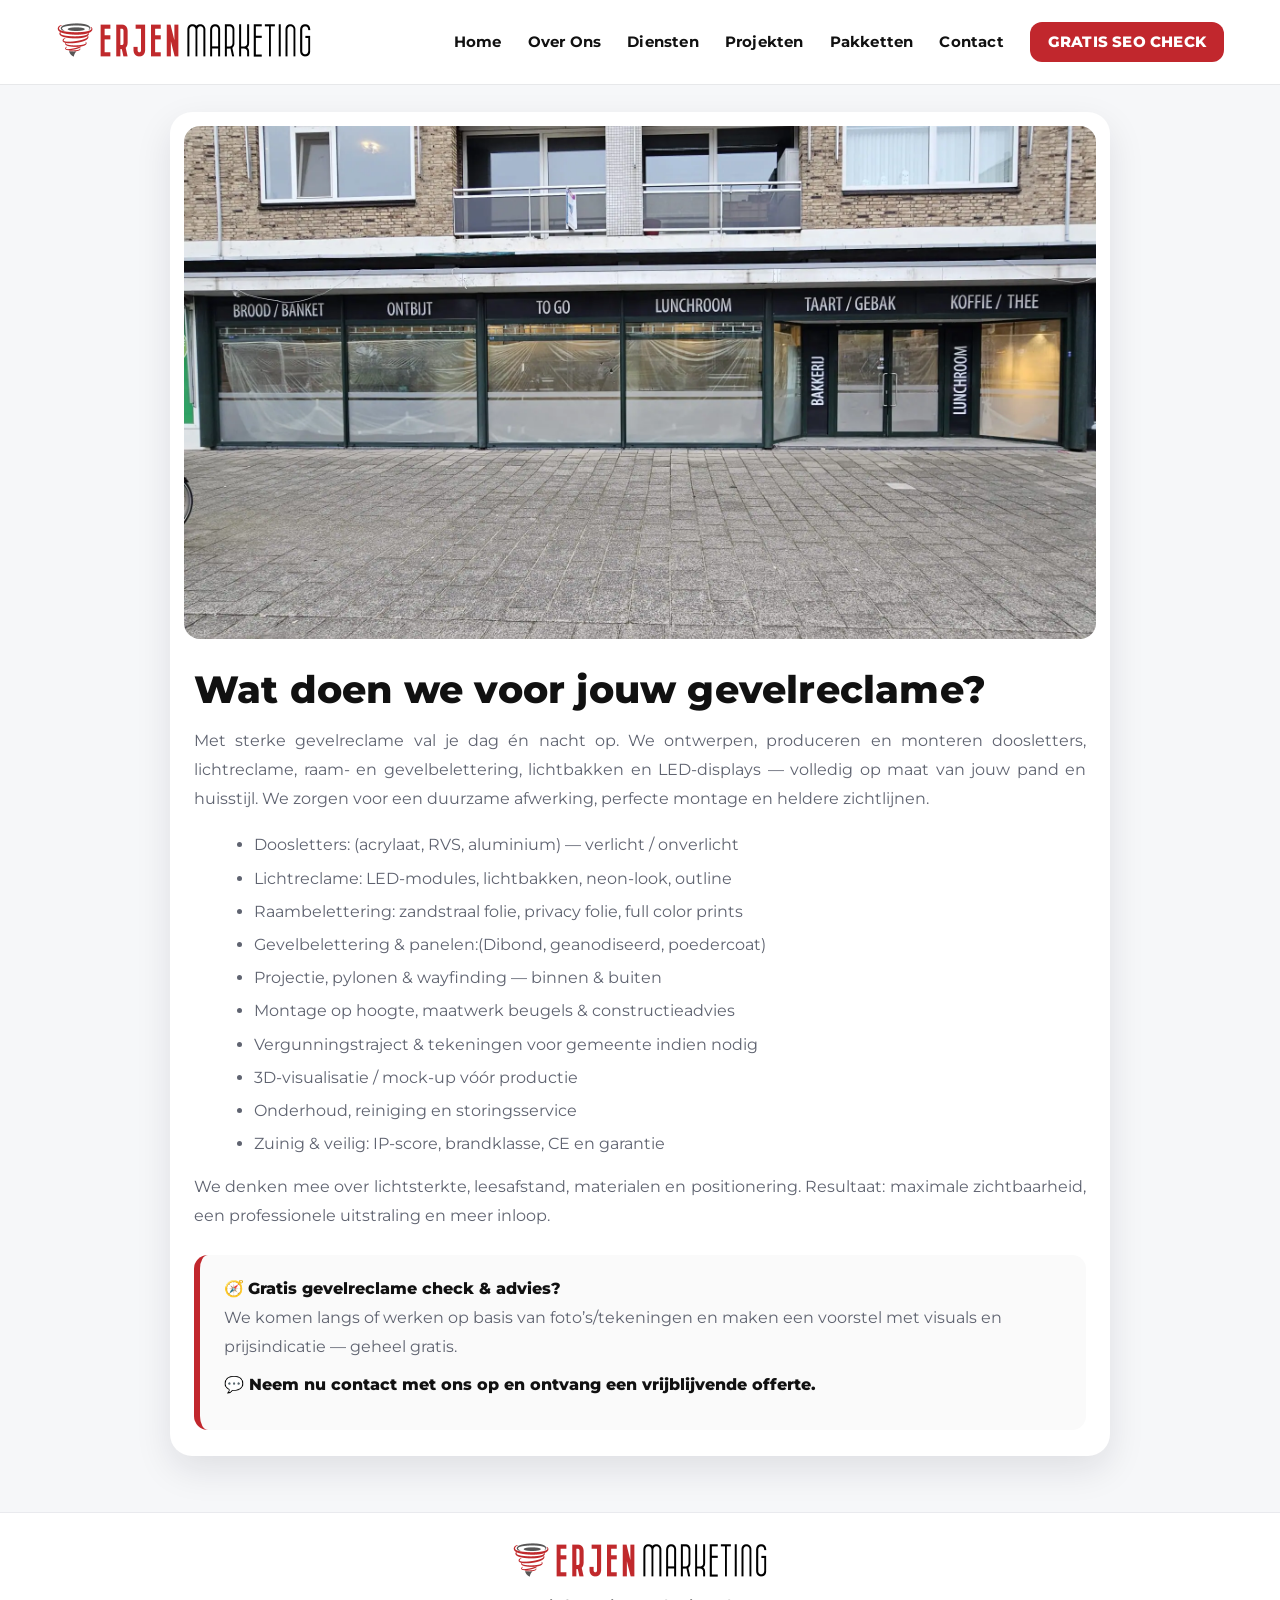
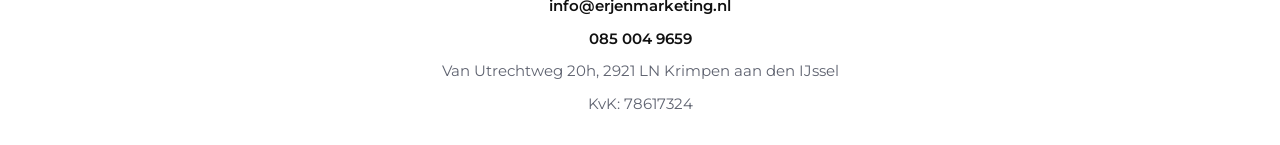
<file: gevelreclame.html>
<!DOCTYPE html>
<html lang="nl">

<head>
    <meta charset="UTF-8" />
    <meta name="viewport" content="width=device-width, initial-scale=1" />
    <title>Gevelreclame – Erjen Marketing</title>

    <!-- Fonts & global -->
    <link rel="preconnect" href="https://fonts.googleapis.com">
    <link rel="preconnect" href="https://fonts.gstatic.com" crossorigin>
    <link href="https://fonts.googleapis.com/css2?family=Montserrat:wght@400;600;700;800&display=swap" rel="stylesheet">
    <link rel="stylesheet" href="style.css" />

    <!-- Sayfaya özel (kart + tipografi aynı sistem) -->
    <style>
        :root {
            --ink: #111;
            --muted: #5f6370;
            --red: #C1272D;
            --bg: #f6f7f9;
            --card: #fff;
            --r: 22px;
            --shadow: 0 14px 36px rgba(16, 24, 40, .10);
            --line: #e9eaee;
        }

        body {
            margin: 0;
            font-family: "Montserrat", system-ui, Segoe UI, Roboto, Arial, sans-serif;
            color: var(--ink);
            background: var(--bg)
        }

        .wrap {
            max-width: 980px;
            margin: 28px auto 56px;
            padding: 0 20px
        }

        .seo-card {
            background: var(--card);
            border-radius: var(--r);
            box-shadow: var(--shadow);
            overflow: hidden
        }

        .seo-card .media {
            padding: 14px 14px 0
        }

        .seo-card .media img {
            width: 100%;
            display: block;
            border-radius: 16px;
            object-fit: cover;
            aspect-ratio: 16/9
        }

        .seo-card .content {
            padding: 22px 24px 26px
        }

        .seo-card h1 {
            margin: 6px 0 14px;
            font-size: clamp(28px, 3vw, 42px);
            font-weight: 800;
            letter-spacing: .2px;
            line-height: 1.2
        }

        .seo-card p {
            margin: 0 0 18px;
            color: var(--muted);
            line-height: 1.8;
            text-align: justify;
            text-justify: inter-word
        }

        .seo-card strong {
            color: var(--ink);
            font-weight: 700
        }

        .seo-card ul {
            margin: 0 0 16px 20px;
            color: var(--muted);
            line-height: 1.7
        }

        .seo-card li {
            margin: 6px 0
        }

        .cta-box {
            margin-top: 24px;
            padding: 20px 24px;
            background: #fafafa;
            border-left: 6px solid var(--red);
            border-radius: 14px;
            line-height: 1.7
        }

        .cta-box p {
            margin: 0 0 10px;
            text-align: left;
            color: var(--muted)
        }

        .cta-box p strong {
            color: var(--ink);
            font-weight: 800
        }

        .cta-box a {
            color: var(--ink);
            text-decoration: none;
            font-weight: 800
        }

        .cta-box a:hover {
            color: var(--red)
        }

        .cta-box a:focus-visible {
            outline: 2px solid var(--red);
            outline-offset: 2px
        }

        @media (max-width:600px) {
            .seo-card .content {
                padding: 18px 18px 22px
            }

            .seo-card h1 {
                margin-top: 2px
            }

            .seo-card p {
                text-align: left
            }
        }

        /* Beyaz footer */
        footer#contact {
            background: #fff;
            color: var(--ink);
            padding: 28px 16px 30px;
            border-top: 1px solid var(--line)
        }

        footer#contact .footer-content {
            max-width: 1120px;
            margin: 0 auto;
            text-align: center;
            display: flex;
            flex-direction: column;
            align-items: center;
            gap: 10px
        }

        footer#contact .footer-logo {
            height: 38px;
            margin-bottom: 6px;
            display: block
        }

        footer#contact p {
            margin: 0;
            font-size: 15px;
            line-height: 1.5;
            color: var(--muted)
        }

        footer#contact a {
            color: var(--ink);
            text-decoration: none;
            font-weight: 600
        }

        @media (max-width:520px) {
            footer#contact {
                padding: 24px 12px 26px
            }

            footer#contact .footer-logo {
                height: 34px
            }

            footer#contact p {
                font-size: 14px
            }
        }
    </style>
</head>

<body>
    <!-- HEADER (ortak) -->
    <header class="main-header">
        <div class="header-container"> <a href="index.html" class="logo-link" aria-label="Erjen Marketing home">
                <img src="images/logo.png" alt="Erjen Marketing Logo" class="header-logo" /> </a>
            <nav class="header-nav" aria-label="Hoofdmenu"> <a href="index.html">Home</a> <a href="OverOns.html">Over
                    Ons</a> <a href="#diensten">Diensten</a> <a href="#projekten">Projekten</a> <a
                    href="#pakketten">Pakketten</a> <a href="#contact-form">Contact</a> <a href="#contact-form"
                    class="cta-button">GRATIS SEO CHECK</a> </nav>
        </div>
    </header> <!-- HERO -->

    <!-- ANA İÇERİK -->
    <main class="wrap">
        <article class="seo-card" aria-labelledby="gevel-title">
            <div class="media">
                <img src="images/gevelreclame.webp"
                    alt="Gevelreclame – doosletters, lichtreclame, belettering en LED-displays">
            </div>

            <div class="content">
                <h1 id="gevel-title">Wat doen we voor jouw gevelreclame?</h1>

                <p>Met sterke gevelreclame val je dag én nacht op. We ontwerpen, produceren en monteren
                    doosletters, lichtreclame, raam- en
                    gevelbelettering,
                    lichtbakken en LED-displays — volledig op maat van jouw pand en
                    huisstijl.
                    We zorgen voor een duurzame afwerking, perfecte montage en heldere zichtlijnen.
                </p>

                <ul>
                    <li>Doosletters: (acrylaat, RVS, aluminium) — verlicht / onverlicht</li>
                    <li>Lichtreclame: LED-modules, lichtbakken, neon-look, outline</li>
                    <li>Raambelettering: zandstraal folie, privacy folie, full color prints</li>
                    <li>Gevelbelettering &amp; panelen:(Dibond, geanodiseerd, poedercoat)</li>
                    <li>Projectie, pylonen &amp; wayfinding — binnen &amp; buiten</li>
                    <li>Montage op hoogte, maatwerk beugels &amp; constructieadvies</li>
                    <li>Vergunningstraject &amp; tekeningen voor gemeente indien nodig</li>
                    <li>3D-visualisatie / mock-up vóór productie</li>
                    <li>Onderhoud, reiniging en storingsservice</li>
                    <li>Zuinig &amp; veilig: IP-score, brandklasse, CE en garantie</li>
                </ul>

                <p>We denken mee over lichtsterkte, leesafstand, materialen en positionering. Resultaat:
                    maximale zichtbaarheid, een professionele uitstraling en meer
                    inloop.
                </p>

                <div class="cta-box">
                    <p>🧭 <strong>Gratis gevelreclame check &amp; advies?</strong><br>
                        We komen langs of werken op basis van foto’s/tekeningen en maken een voorstel met visuals en
                        prijsindicatie — geheel gratis.</p>
                    <p><a href="index.html#contact-form" class="cta-link">💬 Neem nu contact met ons op en ontvang een
                            vrijblijvende offerte.</a></p>
                </div>
            </div>
        </article>
    </main>

    <!-- FOOTER -->
    <footer id="contact">
        <div class="footer-content">
            <img src="images/logo.png" alt="Erjen Marketing Logo" class="footer-logo" />
            <p><a href="mailto:info@erjenmarketing.nl">info@erjenmarketing.nl</a></p>
            <p><a href="tel:+31850049659">085 004 9659</a></p>
            <p>Van Utrechtweg 20h, 2921 LN Krimpen aan den IJssel</p>
            <p>KvK: 78617324</p>
        </div>
    </footer>
</body>

</html>
</file>
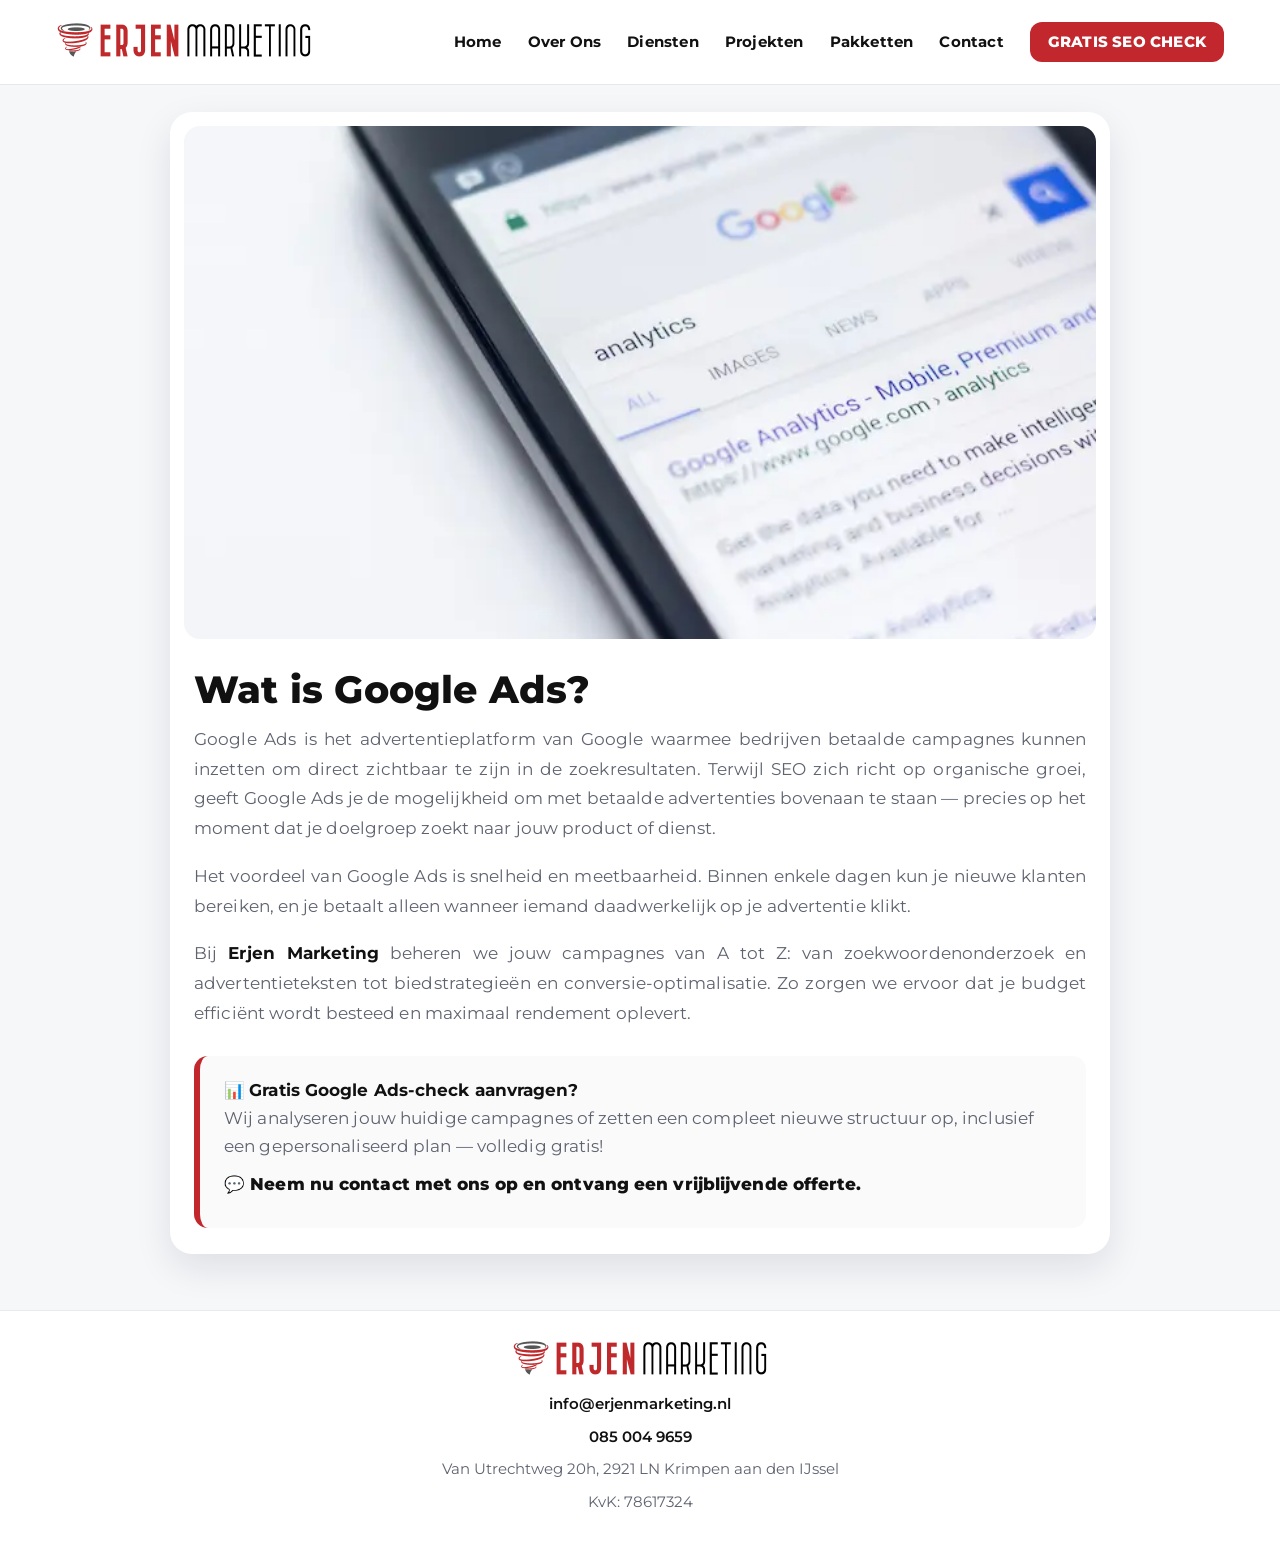
<file: googleAds.html>
<!DOCTYPE html>
<html lang="nl">

<head>
    <meta charset="UTF-8" />
    <meta name="viewport" content="width=device-width, initial-scale=1" />
    <title>Google Ads – Erjen Marketing</title>

    <!-- Fonts & global -->
    <link rel="preconnect" href="https://fonts.googleapis.com">
    <link rel="preconnect" href="https://fonts.gstatic.com" crossorigin>
    <link href="https://fonts.googleapis.com/css2?family=Montserrat:wght@400;600;700;800&display=swap" rel="stylesheet">
    <link rel="stylesheet" href="style.css" />

    <!-- Sayfaya özel stiller -->
    <style>
        :root {
            --ink: #111;
            --muted: #5f6370;
            --red: #C1272D;
            --bg: #f6f7f9;
            --card: #fff;
            --r: 22px;
            --shadow: 0 14px 36px rgba(16, 24, 40, .10);
            --line: #e9eaee;
        }

        body {
            margin: 0;
            font-family: "Montserrat", system-ui, Segoe UI, Roboto, Arial, sans-serif;
            color: var(--ink);
            background: var(--bg);
        }

        /* İçerik sarmalayıcı */
        .wrap {
            max-width: 980px;
            margin: 28px auto 56px;
            padding: 0 20px;
        }

        /* Kart */
        .ads-card {
            background: var(--card);
            border-radius: var(--r);
            box-shadow: var(--shadow);
            overflow: hidden;
        }

        .ads-card .media {
            padding: 14px 14px 0;
        }

        .ads-card .media img {
            width: 100%;
            display: block;
            border-radius: 16px;
            object-fit: cover;
            aspect-ratio: 16/9;
        }

        .ads-card .content {
            padding: 22px 24px 26px;
        }

        .ads-card h1 {
            margin: 6px 0 12px;
            font-size: clamp(28px, 3vw, 42px);
            font-weight: 800;
            letter-spacing: .2px;
            line-height: 1.2;
        }

        /* Tipografi düzeni */
        .ads-card .content {
            font-size: 16.5px;
            line-height: 1.8;
            color: var(--ink);
        }

        .ads-card p {
            margin: 0 0 18px;
            color: var(--muted);
            text-align: justify;
            text-justify: inter-word;
            letter-spacing: .1px;
        }

        .ads-card strong {
            color: var(--ink);
            font-weight: 700;
        }

        /* CTA kutusu */
        .cta-box {
            margin-top: 28px;
            padding: 20px 24px;
            background: #fafafa;
            border-left: 6px solid var(--red);
            border-radius: 14px;
            line-height: 1.7;
        }

        .cta-box p {
            text-align: left;
            margin: 0 0 10px;
        }

        .cta-box a {
            color: var(--ink);
            font-weight: 800;
            text-decoration: none;
            /* alt çizgiyi kaldırdık */
        }

        .cta-box a:hover {
            color: var(--red);
        }

        .cta-box a:focus-visible {
            outline: 2px solid var(--red);
            outline-offset: 2px;
        }

        @media(max-width:600px) {
            .ads-card .content {
                font-size: 15.5px;
                line-height: 1.7;
                padding: 18px 18px 22px;
            }

            .ads-card p {
                text-align: left;
            }

            .ads-card h1 {
                margin-top: 2px;
            }
        }

        /* Beyaz footer */
        footer#contact {
            background: #fff;
            color: var(--ink);
            padding: 28px 16px 30px;
            border-top: 1px solid var(--line);
        }

        footer#contact .footer-content {
            max-width: 1120px;
            margin: 0 auto;
            text-align: center;
            display: flex;
            flex-direction: column;
            align-items: center;
            gap: 10px;
        }

        footer#contact .footer-logo {
            height: 38px;
            margin-bottom: 6px;
            display: block;
        }

        footer#contact p {
            margin: 0;
            font-size: 15px;
            line-height: 1.5;
            color: var(--muted);
        }

        footer#contact a {
            color: var(--ink);
            text-decoration: none;
            font-weight: 600;
        }

        @media(max-width:520px) {
            footer#contact {
                padding: 24px 12px 26px;
            }

            footer#contact .footer-logo {
                height: 34px;
            }

            footer#contact p {
                font-size: 14px;
            }
        }
    </style>
</head>

<body>

    <!-- HEADER -->
    <header class="main-header">
        <div class="header-container"> <a href="index.html" class="logo-link" aria-label="Erjen Marketing home">
                <img src="images/logo.png" alt="Erjen Marketing Logo" class="header-logo" /> </a>
            <nav class="header-nav" aria-label="Hoofdmenu"> <a href="index.html">Home</a> <a href="OverOns.html">Over
                    Ons</a> <a href="#diensten">Diensten</a> <a href="#projekten">Projekten</a> <a
                    href="#pakketten">Pakketten</a> <a href="#contact-form">Contact</a> <a href="#contact-form"
                    class="cta-button">GRATIS SEO CHECK</a> </nav>
        </div>
    </header> <!-- HERO -->

    <!-- ANA İÇERİK -->
    <main class="wrap">
        <article class="ads-card" aria-labelledby="ads-title">
            <div class="media">
                <img src="images/googleAds.webp" alt="Google Ads – advertentieplatform">
            </div>

            <div class="content">
                <h1 id="ads-title">Wat is Google Ads?</h1>

                <p>
                    Google Ads is het advertentieplatform van Google waarmee bedrijven betaalde campagnes kunnen
                    inzetten
                    om direct zichtbaar te zijn in de zoekresultaten. Terwijl SEO zich richt op organische groei, geeft
                    Google Ads je de mogelijkheid om met betaalde advertenties bovenaan te staan — precies op het moment
                    dat je doelgroep zoekt naar jouw product of dienst.
                </p>

                <p>
                    Het voordeel van Google Ads is snelheid en meetbaarheid. Binnen enkele dagen kun je nieuwe klanten
                    bereiken, en je betaalt alleen wanneer iemand daadwerkelijk op je advertentie klikt.
                </p>

                <p>
                    Bij <strong>Erjen Marketing</strong> beheren we jouw campagnes van A tot Z: van zoekwoordenonderzoek
                    en advertentieteksten tot biedstrategieën en conversie-optimalisatie. Zo zorgen we ervoor dat je
                    budget efficiënt wordt besteed en maximaal rendement oplevert.
                </p>

                <div class="cta-box">
                    <p>📊 <strong>Gratis Google Ads-check aanvragen?</strong><br>
                        Wij analyseren jouw huidige campagnes of zetten een compleet nieuwe structuur op, inclusief een
                        gepersonaliseerd plan — volledig gratis!
                    </p>
                    <p><a href="index.html#contact-form">💬 Neem nu contact met ons op en ontvang een vrijblijvende
                            offerte.</a></p>
                </div>
            </div>
        </article>
    </main>

    <!-- FOOTER -->
    <footer id="contact">
        <div class="footer-content">
            <img src="images/logo.png" alt="Erjen Marketing Logo" class="footer-logo" />
            <p><a href="mailto:info@erjenmarketing.nl">info@erjenmarketing.nl</a></p>
            <p><a href="tel:+31850049659">085 004 9659</a></p>
            <p>Van Utrechtweg 20h, 2921 LN Krimpen aan den IJssel</p>
            <p>KvK: 78617324</p>
        </div>
    </footer>

</body>

</html>
</file>
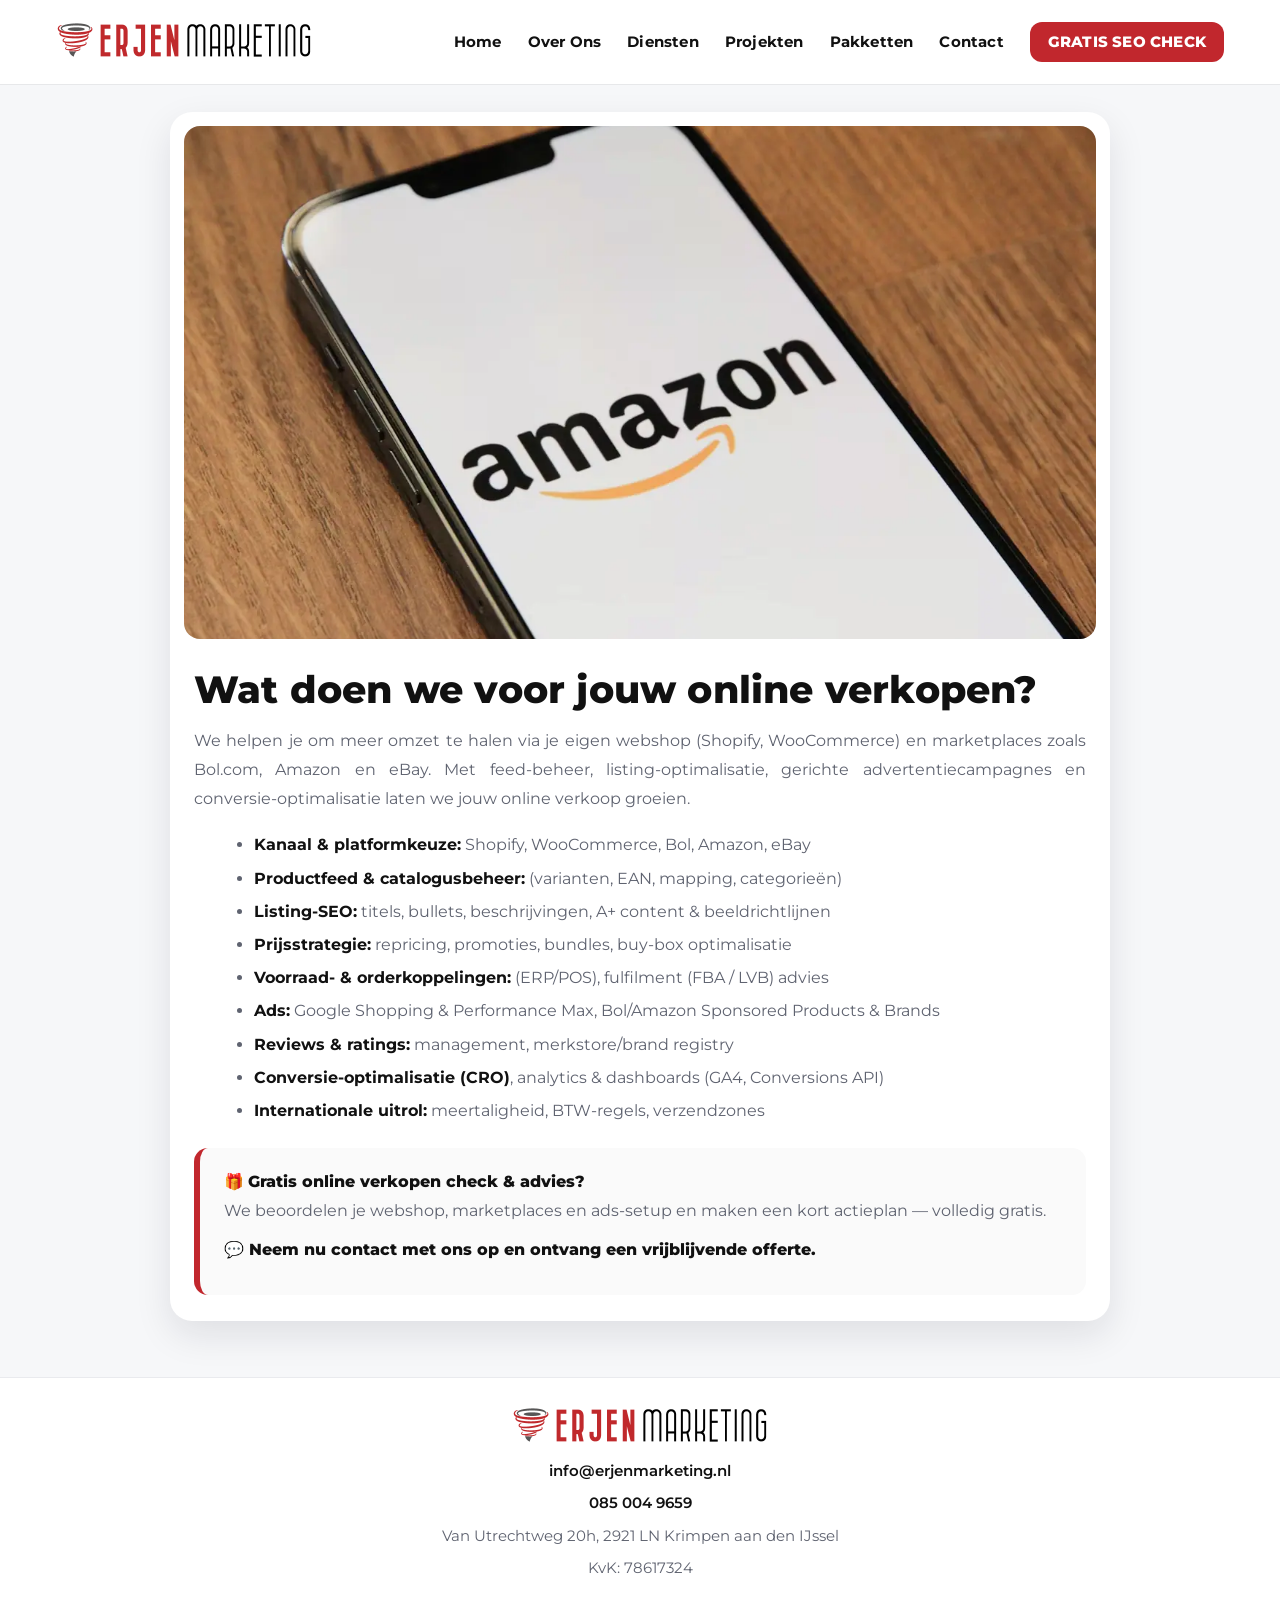
<file: onlineVerkopen.html>
<!DOCTYPE html>
<html lang="nl">

<head>
    <meta charset="UTF-8" />
    <meta name="viewport" content="width=device-width, initial-scale=1" />
    <title>Online Verkopen – Erjen Marketing</title>

    <!-- Fonts & global -->
    <link rel="preconnect" href="https://fonts.googleapis.com">
    <link rel="preconnect" href="https://fonts.gstatic.com" crossorigin>
    <link href="https://fonts.googleapis.com/css2?family=Montserrat:wght@400;600;700;800&display=swap" rel="stylesheet">
    <link rel="stylesheet" href="style.css" />

    <style>
        :root {
            --ink: #111;
            --muted: #5f6370;
            --red: #C1272D;
            --bg: #f6f7f9;
            --card: #fff;
            --r: 22px;
            --shadow: 0 14px 36px rgba(16, 24, 40, .10);
            --line: #e9eaee;
        }

        body {
            margin: 0;
            font-family: "Montserrat", system-ui, Segoe UI, Roboto, Arial, sans-serif;
            color: var(--ink);
            background: var(--bg);
        }

        .wrap {
            max-width: 980px;
            margin: 28px auto 56px;
            padding: 0 20px;
        }

        /* Kart */
        .seo-card {
            background: var(--card);
            border-radius: var(--r);
            box-shadow: var(--shadow);
            overflow: hidden;
        }

        .seo-card .media {
            padding: 14px 14px 0;
        }

        .seo-card .media img {
            width: 100%;
            display: block;
            border-radius: 16px;
            object-fit: cover;
            aspect-ratio: 16/9;
        }

        .seo-card .content {
            padding: 22px 24px 26px;
        }

        .seo-card h1 {
            margin: 6px 0 14px;
            font-size: clamp(28px, 3vw, 42px);
            font-weight: 800;
            letter-spacing: .2px;
            line-height: 1.2;
        }

        .seo-card p {
            margin: 0 0 18px;
            color: var(--muted);
            line-height: 1.8;
            text-align: justify;
            text-justify: inter-word;
        }

        .seo-card strong {
            color: var(--ink);
            font-weight: 700;
        }

        .seo-card ul {
            margin: 0 0 16px 20px;
            color: var(--muted);
            line-height: 1.7;
        }

        .seo-card li {
            margin: 6px 0;
        }

        /* CTA kutusu */
        .cta-box {
            margin-top: 24px;
            padding: 20px 24px;
            background: #fafafa;
            border-left: 6px solid var(--red);
            border-radius: 14px;
            line-height: 1.7;
        }

        .cta-box p {
            margin: 0 0 10px;
            text-align: left;
            color: var(--muted);
        }

        .cta-box p strong {
            color: var(--ink);
            font-weight: 800;
        }

        .cta-link {
            text-decoration: none;
            font-weight: 800;
            color: var(--ink);
        }

        .cta-link:hover {
            color: var(--red);
        }

        .cta-link:focus-visible {
            outline: 2px solid var(--red);
            outline-offset: 2px;
        }

        @media (max-width:600px) {
            .seo-card .content {
                padding: 18px 18px 22px;
            }

            .seo-card h1 {
                margin-top: 2px;
            }
        }

        footer#contact {
            background: #fff;
            color: var(--ink);
            padding: 28px 16px 30px;
            border-top: 1px solid var(--line);
        }

        footer#contact .footer-content {
            max-width: 1120px;
            margin: 0 auto;
            text-align: center;
            display: flex;
            flex-direction: column;
            align-items: center;
            gap: 10px;
        }

        footer#contact .footer-logo {
            height: 38px;
            margin-bottom: 6px;
            display: block;
        }

        footer#contact p {
            margin: 0;
            font-size: 15px;
            line-height: 1.5;
            color: var(--muted);
        }

        footer#contact a {
            color: var(--ink);
            text-decoration: none;
            font-weight: 600;
        }

        @media (max-width:520px) {
            footer#contact {
                padding: 24px 12px 26px;
            }

            footer#contact .footer-logo {
                height: 34px;
            }

            footer#contact p {
                font-size: 14px;
            }
        }
    </style>
</head>

<body>

    <!-- HEADER -->
    <header class="main-header">
        <div class="header-container"> <a href="index.html" class="logo-link" aria-label="Erjen Marketing home">
                <img src="images/logo.png" alt="Erjen Marketing Logo" class="header-logo" /> </a>
            <nav class="header-nav" aria-label="Hoofdmenu"> <a href="index.html">Home</a> <a href="OverOns.html">Over
                    Ons</a> <a href="#diensten">Diensten</a> <a href="#projekten">Projekten</a> <a
                    href="#pakketten">Pakketten</a> <a href="#contact-form">Contact</a> <a href="#contact-form"
                    class="cta-button">GRATIS SEO CHECK</a> </nav>
        </div>
    </header> <!-- HERO -->

    <!-- ANA İÇERİK -->
    <main class="wrap">
        <article class="seo-card" aria-labelledby="seo-title">
            <div class="media">
                <img src="images/onlineVerkopen.webp" alt="Online verkopen – webshop en marketplaces" />
            </div>

            <div class="content">
                <h1 id="seo-title">Wat doen we voor jouw online verkopen?</h1>

                <p>We helpen je om meer omzet te halen via je eigen webshop (Shopify, WooCommerce) en
                    marketplaces zoals Bol.com, Amazon en eBay. Met feed-beheer, listing-optimalisatie,
                    gerichte advertentiecampagnes en conversie-optimalisatie laten we jouw online verkoop groeien.
                </p>

                <ul>
                    <li><strong>Kanaal &amp; platformkeuze:</strong> Shopify, WooCommerce, Bol, Amazon, eBay</li>
                    <li><strong>Productfeed &amp; catalogusbeheer:</strong> (varianten, EAN, mapping, categorieën)</li>
                    <li><strong>Listing-SEO:</strong> titels, bullets, beschrijvingen, A+ content &amp; beeldrichtlijnen
                    </li>
                    <li><strong>Prijsstrategie:</strong> repricing, promoties, bundles, buy-box optimalisatie</li>
                    <li><strong>Voorraad- &amp; orderkoppelingen:</strong> (ERP/POS), fulfilment (FBA / LVB) advies</li>
                    <li><strong>Ads:</strong> Google Shopping &amp; Performance Max, Bol/Amazon Sponsored Products &amp;
                        Brands</li>
                    <li><strong>Reviews &amp; ratings:</strong> management, merkstore/brand registry</li>
                    <li><strong>Conversie-optimalisatie (CRO)</strong>, analytics &amp; dashboards (GA4, Conversions
                        API)</li>
                    <li><strong>Internationale uitrol:</strong> meertaligheid, BTW-regels, verzendzones</li>
                </ul>

                <div class="cta-box">
                    <p>🎁 <strong>Gratis online verkopen check &amp; advies?</strong><br>
                        We beoordelen je webshop, marketplaces en ads-setup en maken een kort actieplan — volledig
                        gratis.
                    </p>
                    <p><a href="index.html#contact-form" class="cta-link">💬 Neem nu contact met ons op en ontvang een
                            vrijblijvende offerte.</a></p>
                </div>
            </div>
        </article>
    </main>

    <!-- FOOTER -->
    <footer id="contact">
        <div class="footer-content">
            <img src="images/logo.png" alt="Erjen Marketing Logo" class="footer-logo" />
            <p><a href="mailto:info@erjenmarketing.nl">info@erjenmarketing.nl</a></p>
            <p><a href="tel:+31850049659">085 004 9659</a></p>
            <p>Van Utrechtweg 20h, 2921 LN Krimpen aan den IJssel</p>
            <p>KvK: 78617324</p>
        </div>
    </footer>

</body>

</html>
</file>
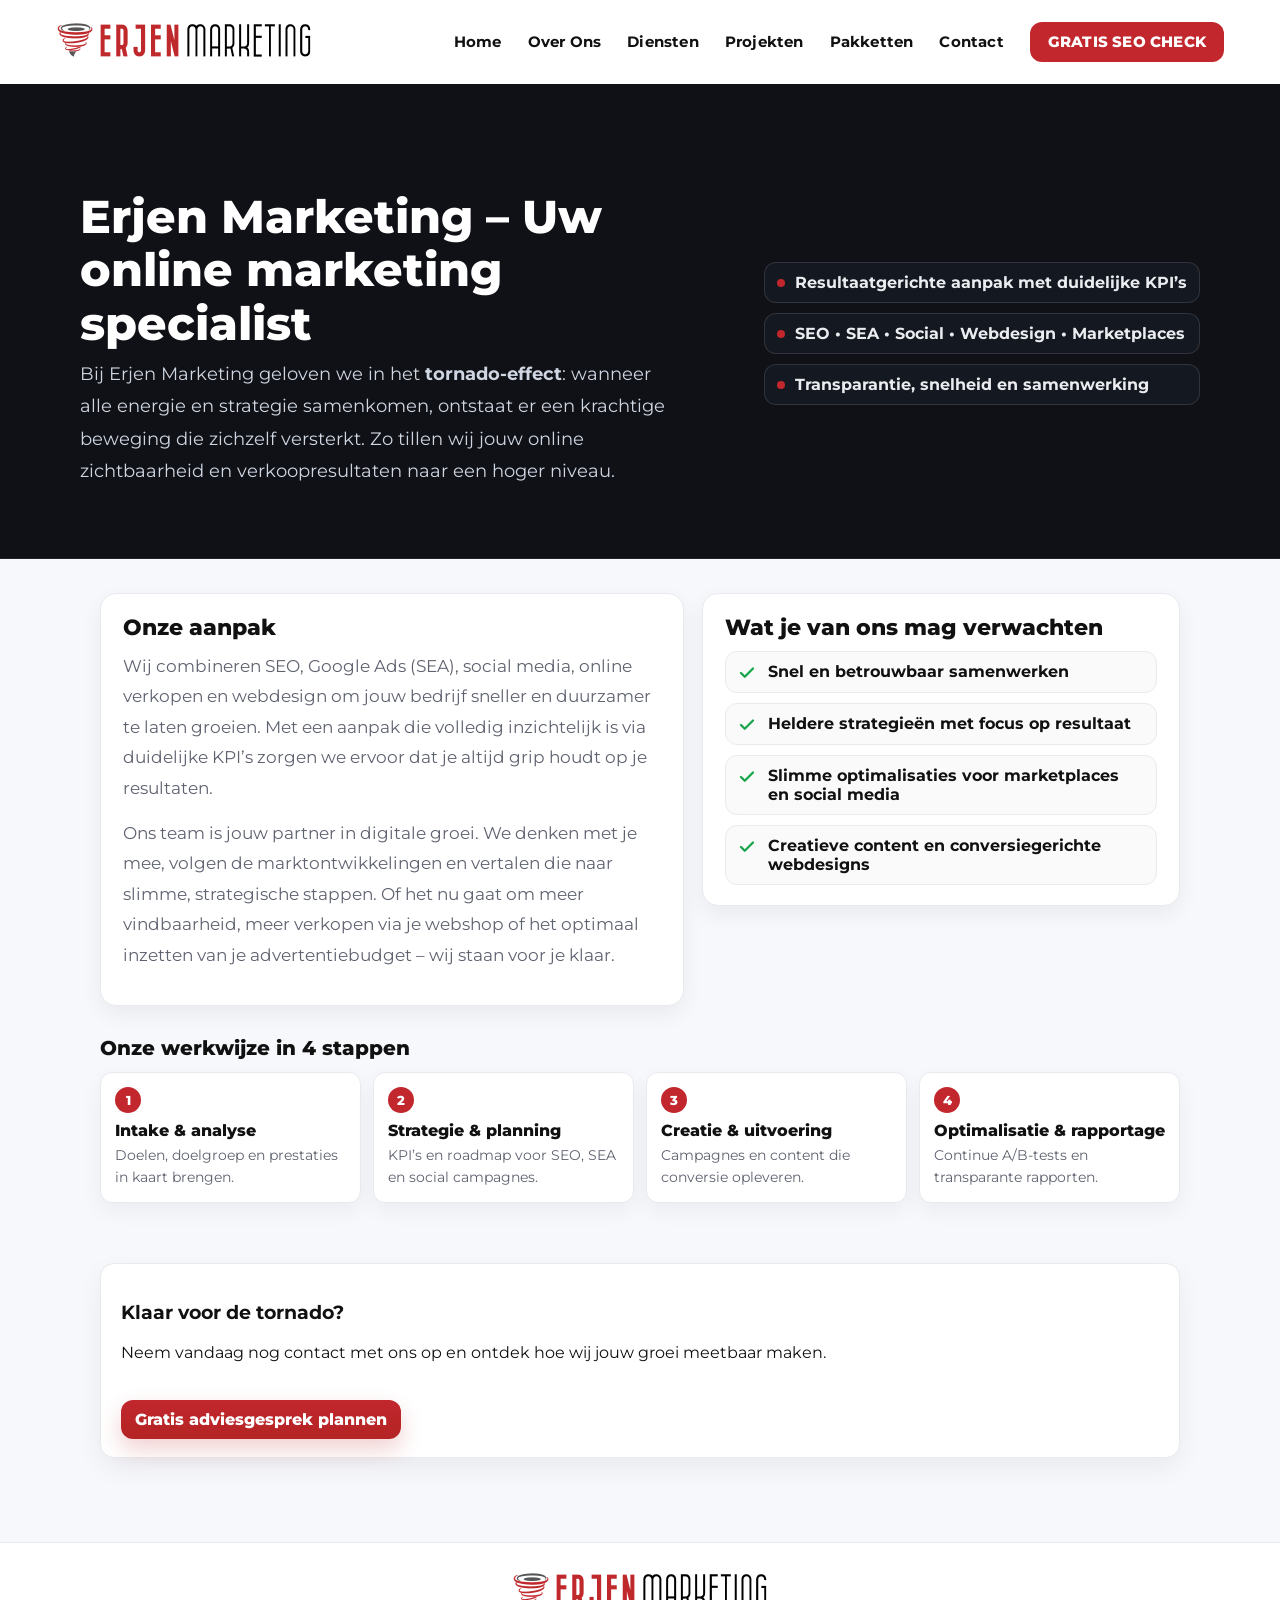
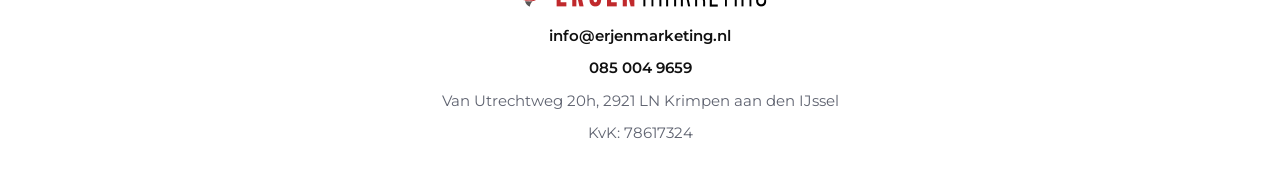
<file: OverOns.html>
<!DOCTYPE html>
<html lang="nl">

<head>
    <meta charset="UTF-8" />
    <meta name="viewport" content="width=device-width, initial-scale=1" />
    <title>Over Ons – Erjen Marketing</title>

    <!-- Fonts & Global -->
    <link rel="preconnect" href="https://fonts.googleapis.com">
    <link rel="preconnect" href="https://fonts.gstatic.com" crossorigin>
    <link href="https://fonts.googleapis.com/css2?family=Montserrat:wght@400;600;700;800&display=swap" rel="stylesheet">
    <link rel="stylesheet" href="style.css" />

    <style>
        :root {
            --brand: #C1272D;
            --ink: #111;
            --muted: #5f6370;
            --line: #e9eaee;
            --bg: #f7f8fb;
            --surface: #fff;
            --wrap: 1120px;
            --r: 16px;
        }

        body {
            background: var(--bg);
        }

        /* ===== HERO ===== */
        .o-hero {
            padding: clamp(56px, 8vw, 96px) 20px clamp(40px, 6vw, 70px);
            background: #0f1116;
            color: #eaecef;
            border-bottom: 1px solid rgba(255, 255, 255, .08);
        }

        .o-hero__wrap {
            max-width: var(--wrap);
            margin: 0 auto;
            display: grid;
            gap: 20px;
            grid-template-columns: 1.1fr .9fr;
            align-items: start;
        }

        @media (max-width:980px) {
            .o-hero__wrap {
                grid-template-columns: 1fr;
            }
        }

        .o-chip {
            display: inline-block;
            padding: 6px 10px;
            border-radius: 999px;
            background: rgba(255, 255, 255, .1);
            border: 1px solid rgba(255, 255, 255, .18);
            color: #ffd0d0;
            font-size: 12px;
            font-weight: 800;
            letter-spacing: .08em;
            text-transform: uppercase;
        }

        .o-hero h1 {
            margin: 10px 0 8px;
            font-size: clamp(30px, 5vw, 46px);
            font-weight: 800;
            color: #fff;
            line-height: 1.16;
        }

        .o-lead {
            margin: 0;
            color: #cfd6e2;
            font-size: 18px;
            line-height: 1.8;
        }

        .o-hero__aside {
            display: grid;
            gap: 10px;
            align-self: center;
            justify-self: end;
        }

        @media (max-width:980px) {
            .o-hero__aside {
                align-self: start;
                justify-self: stretch;
            }
        }

        .o-badge {
            display: flex;
            gap: 10px;
            align-items: center;
            background: #141821;
            color: #eaecef;
            border: 1px solid rgba(255, 255, 255, .12);
            border-radius: 12px;
            padding: 10px 12px;
            font-weight: 700;
        }

        .o-dot {
            width: 8px;
            height: 8px;
            border-radius: 50%;
            background: var(--brand);
            flex: 0 0 auto;
        }

        /* ===== CONTENT WRAP ===== */
        .o-wrap {
            max-width: var(--wrap);
            margin: 34px auto 84px;
            padding: 0 20px;
        }

        .o-grid {
            display: grid;
            gap: 18px;
            grid-template-columns: 1.1fr .9fr;
            align-items: start;
        }

        @media (max-width:980px) {
            .o-grid {
                grid-template-columns: 1fr;
            }
        }

        .o-card {
            background: var(--surface);
            border: 1px solid var(--line);
            border-radius: var(--r);
            padding: 20px 22px;
            box-shadow: 0 8px 22px rgba(16, 24, 40, .06);
        }

        .o-card h2 {
            margin: 0 0 10px;
            font-size: 22px;
            font-weight: 800;
            color: var(--ink);
        }

        .o-card p {
            margin: 0 0 14px;
            color: var(--muted);
            line-height: 1.8;
            font-size: 17px;
        }

        .o-card strong {
            color: var(--ink);
        }

        .o-list {
            list-style: none;
            margin: 0;
            padding: 0;
            display: grid;
            gap: 10px;
        }

        .o-li {
            display: grid;
            grid-template-columns: 20px 1fr;
            gap: 10px;
            align-items: start;
            background: #fafafa;
            border: 1px solid var(--line);
            border-radius: 12px;
            padding: 10px 12px;
            font-weight: 700;
            color: var(--ink);
        }

        .o-check {
            width: 18px;
            height: 18px;
            margin-top: 2px;
        }

        /* ===== PROCESS ===== */
        .o-process {
            margin: 30px 0 60px;
        }

        .o-process h3 {
            margin: 0 0 12px;
            font-size: 20px;
            font-weight: 800;
            color: var(--ink);
        }

        .o-steps {
            display: grid;
            gap: 12px;
            grid-template-columns: repeat(4, 1fr);
        }

        @media (max-width:980px) {
            .o-steps {
                grid-template-columns: repeat(2, 1fr);
            }
        }

        @media (max-width:560px) {
            .o-steps {
                grid-template-columns: 1fr;
            }
        }

        .o-step {
            background: #fff;
            border: 1px solid var(--line);
            border-radius: 12px;
            padding: 14px;
            box-shadow: 0 8px 22px rgba(0, 0, 0, .05);
            transition: transform .15s ease, box-shadow .15s ease;
        }

        .o-step:hover {
            transform: translateY(-2px);
            box-shadow: 0 12px 26px rgba(0, 0, 0, .08);
        }

        .o-n {
            display: inline-flex;
            align-items: center;
            justify-content: center;
            width: 26px;
            height: 26px;
            border-radius: 50%;
            background: var(--brand);
            color: #fff;
            font-weight: 800;
            font-size: 13px;
            margin-bottom: 8px;
        }

        .o-step h4 {
            margin: 0 0 4px;
            font-size: 15.5px;
            font-weight: 800;
            color: var(--ink);
        }

        .o-step p {
            margin: 0;
            color: var(--muted);
            font-size: 14px;
            line-height: 1.6;
        }

        /* ===== CTA (Buton yazının altına) ===== */
        .o-cta {
            margin-top: 28px;
            background: #fff;
            border: 1px solid var(--line);
            border-radius: 14px;
            padding: 18px 20px;
            display: grid;
            grid-template-columns: 1fr;
            align-items: start;
            gap: 10px;
            box-shadow: 0 10px 26px rgba(16, 24, 40, .06);
        }

        .o-cta a {
            margin-top: 12px;
            background: linear-gradient(180deg, #C1272D, #b42424);
            color: #fff;
            text-decoration: none;
            padding: 10px 14px;
            border-radius: 12px;
            font-weight: 800;
            box-shadow: 0 10px 22px rgba(193, 39, 45, .22);
            display: inline-block;
            width: fit-content;
        }

        /* ===== FOOTER ===== */
        footer#contact {
            background: #fff;
            color: var(--ink);
            padding: 28px 16px 30px;
            border-top: 1px solid var(--line);
        }

        footer#contact .footer-content {
            max-width: 1120px;
            margin: 0 auto;
            text-align: center;
            display: flex;
            flex-direction: column;
            align-items: center;
            gap: 10px;
        }

        footer#contact .footer-logo {
            height: 38px;
            margin-bottom: 6px;
            display: block;
        }

        footer#contact p {
            margin: 0;
            font-size: 15px;
            line-height: 1.5;
            color: var(--muted);
        }

        footer#contact a {
            color: var(--ink);
            text-decoration: none;
            font-weight: 600;
        }

        @media (max-width:520px) {
            footer#contact {
                padding: 24px 12px 26px;
            }

            footer#contact .footer-logo {
                height: 34px;
            }

            footer#contact p {
                font-size: 14px;
            }
        }
    </style>
</head>

<body>
    <!-- HEADER -->
    <header class="main-header">
        <div class="header-container">
            <a href="index.html#hero" class="logo-link" aria-label="Erjen Marketing home">
                <img src="images/logo.png" alt="Erjen Marketing Logo" class="header-logo" />
            </a>

            <nav class="header-nav" aria-label="Hoofdmenu">
                <a href="index.html#hero">Home</a>
                <a href="OverOns.html">Over Ons</a>
                <a href="index.html#diensten">Diensten</a>
                <a href="index.html#projekten">Projekten</a>
                <a href="index.html#pakketten">Pakketten</a>
                <a href="index.html#contact-form">Contact</a>
                <a href="index.html#contact-form" class="cta-button">GRATIS SEO CHECK</a>
            </nav>
        </div>
    </header>

    <!-- HERO -->
    <section class="o-hero">
        <div class="o-hero__wrap">
            <div>
                <h1>Erjen Marketing – Uw online marketing specialist</h1>
                <p class="o-lead">
                    Bij Erjen Marketing geloven we in het <strong>tornado-effect</strong>: wanneer alle energie en
                    strategie samenkomen, ontstaat er een krachtige beweging die zichzelf versterkt. Zo tillen wij jouw
                    online zichtbaarheid en verkoopresultaten naar een hoger niveau.
                </p>
            </div>
            <div class="o-hero__aside">
                <div class="o-badge"><span class="o-dot"></span> Resultaatgerichte aanpak met duidelijke KPI’s</div>
                <div class="o-badge"><span class="o-dot"></span> SEO • SEA • Social • Webdesign • Marketplaces</div>
                <div class="o-badge"><span class="o-dot"></span> Transparantie, snelheid en samenwerking</div>
            </div>
        </div>
    </section>

    <!-- BODY -->
    <main class="o-wrap">
        <section class="o-grid" aria-label="Onze aanpak">
            <article class="o-card">
                <h2>Onze aanpak</h2>
                <p>
                    Wij combineren SEO, Google Ads (SEA), social
                    media,
                    online verkopen en webdesign om jouw bedrijf sneller en duurzamer
                    te laten
                    groeien. Met een aanpak die volledig inzichtelijk is via duidelijke KPI’s zorgen we ervoor dat je
                    altijd grip
                    houdt op je resultaten.
                </p>
                <p>
                    Ons team is jouw partner in digitale groei. We denken met je mee, volgen de marktontwikkelingen en
                    vertalen
                    die naar slimme, strategische stappen. Of het nu gaat om meer vindbaarheid, meer verkopen via je
                    webshop of
                    het optimaal inzetten van je advertentiebudget – wij staan voor je klaar.
                </p>
            </article>

            <aside class="o-card" aria-label="Wat je van ons mag verwachten">
                <h2>Wat je van ons mag verwachten</h2>
                <ul class="o-list">
                    <li class="o-li">
                        <svg class="o-check" viewBox="0 0 24 24" fill="none" aria-hidden="true">
                            <path d="M20 6L9 17l-5-5" stroke="#16a34a" stroke-width="3" stroke-linecap="round"
                                stroke-linejoin="round" />
                        </svg>
                        Snel en betrouwbaar samenwerken
                    </li>
                    <li class="o-li">
                        <svg class="o-check" viewBox="0 0 24 24" fill="none" aria-hidden="true">
                            <path d="M20 6L9 17l-5-5" stroke="#16a34a" stroke-width="3" stroke-linecap="round"
                                stroke-linejoin="round" />
                        </svg>
                        Heldere strategieën met focus op resultaat
                    </li>
                    <li class="o-li">
                        <svg class="o-check" viewBox="0 0 24 24" fill="none" aria-hidden="true">
                            <path d="M20 6L9 17l-5-5" stroke="#16a34a" stroke-width="3" stroke-linecap="round"
                                stroke-linejoin="round" />
                        </svg>
                        Slimme optimalisaties voor marketplaces en social media
                    </li>
                    <li class="o-li">
                        <svg class="o-check" viewBox="0 0 24 24" fill="none" aria-hidden="true">
                            <path d="M20 6L9 17l-5-5" stroke="#16a34a" stroke-width="3" stroke-linecap="round"
                                stroke-linejoin="round" />
                        </svg>
                        Creatieve content en conversiegerichte webdesigns
                    </li>
                </ul>
            </aside>
        </section>

        <!-- PROCES -->
        <section class="o-process" aria-label="Hoe we samenwerken">
            <h3>Onze werkwijze in 4 stappen</h3>
            <div class="o-steps">
                <div class="o-step">
                    <span class="o-n">1</span>
                    <h4>Intake & analyse</h4>
                    <p>Doelen, doelgroep en prestaties in kaart brengen.</p>
                </div>
                <div class="o-step">
                    <span class="o-n">2</span>
                    <h4>Strategie & planning</h4>
                    <p>KPI’s en roadmap voor SEO, SEA en social campagnes.</p>
                </div>
                <div class="o-step">
                    <span class="o-n">3</span>
                    <h4>Creatie & uitvoering</h4>
                    <p>Campagnes en content die conversie opleveren.</p>
                </div>
                <div class="o-step">
                    <span class="o-n">4</span>
                    <h4>Optimalisatie & rapportage</h4>
                    <p>Continue A/B-tests en transparante rapporten.</p>
                </div>
            </div>
        </section>

        <!-- CTA (Buton yazının altında) -->
        <section class="o-cta" aria-label="Klaar voor de tornado?">
            <div>
                <h3>Klaar voor de tornado?</h3>
                <p>Neem vandaag nog contact met ons op en ontdek hoe wij jouw groei meetbaar maken.</p>
            </div>
            <a href="index.html#contact-form">Gratis adviesgesprek plannen</a>
        </section>
    </main>

    <!-- FOOTER -->
    <footer id="contact">
        <div class="footer-content">
            <img src="images/logo.png" alt="Erjen Marketing Logo" class="footer-logo" />
            <p><a href="mailto:info@erjenmarketing.nl">info@erjenmarketing.nl</a></p>
            <p><a href="tel:+31850049659">085 004 9659</a></p>
            <p>Van Utrechtweg 20h, 2921 LN Krimpen aan den IJssel</p>
            <p>KvK: 78617324</p>
        </div>
    </footer>
</body>

</html>
</file>
<file: style.css>
/* ===== RESET & BASE ===== */
* {
    box-sizing: border-box;
}

html {
    scroll-behavior: smooth;
}

body {
    margin: 0;
    font-family: 'Montserrat', system-ui, -apple-system, Segoe UI, Roboto, Arial, sans-serif;
    background: #f7f7f7;
    color: #111;
}




/* ===== HEADER ===== */
:root {
    --header-h: 68px;
}

.main-header {
    position: sticky;
    top: 0;
    z-index: 999;
    background: #fff;
    box-shadow: 0 1px 0 rgba(0, 0, 0, .06);
    padding: 6px 0;
}

.header-container {
    max-width: 1200px;
    margin: 0 auto;
    padding: 0 16px;
    height: 72px;
    display: flex;
    justify-content: space-between;
    align-items: center;
    gap: 20px;
}

.header-logo {
    height: 38px;
}

.header-nav {
    display: flex;
    align-items: center;
    gap: 26px;
}

.header-nav a {
    font-weight: 700;
    font-size: .95rem;
    letter-spacing: .2px;
    color: #111;
    text-decoration: none;
    line-height: 1;
}

.header-nav .cta-button {
    background: #C1272D;
    color: #fff !important;
    padding: 12px 18px;
    border-radius: 12px;
    font-weight: 800;
    font-size: .95rem;
}

@media (max-width:520px) {
    .header-container {
        height: 64px;
        padding: 0 12px;
    }

    .header-logo {
        height: 32px;
    }

    .header-nav {
        gap: 14px;
    }

    .header-nav .cta-button {
        padding: 10px 14px;
        border-radius: 10px;
    }
}

[id] {
    scroll-margin-top: var(--header-h);
}

/* ===== HERO ===== */
.hero-neo {
    padding: 80px 20px 100px;
    background:
        radial-gradient(120% 120% at 10% -20%, rgba(193, 39, 45, .25), transparent 60%),
        radial-gradient(120% 120% at 110% -30%, rgba(255, 255, 255, .08), transparent 60%),
        linear-gradient(180deg, #0f1116 0%, #171a21 100%);
    color: #eaecef;
}

.hero-neo__inner {
    max-width: 1200px;
    margin: 0 auto;
}

.hero-neo__copy {
    max-width: 760px;
}

.chip {
    display: inline-block;
    background: rgba(255, 255, 255, .08);
    color: #ffb4b4;
    border: 1px solid rgba(255, 255, 255, .18);
    padding: 6px 10px;
    border-radius: 999px;
    font-weight: 700;
    letter-spacing: .08em;
    text-transform: uppercase;
    font-size: 12px;
}

.hero-neo h1 {
    font-size: clamp(36px, 6vw, 64px);
    line-height: 1.06;
    margin: 10px 0;
    font-weight: 800;
    color: #fff;
}

.hero-neo p {
    color: #aab2c0;
    max-width: 58ch;
    font-size: 18px;
    margin: 0 0 18px;
}

.hero-list {
    margin: 16px 0 0;
    padding: 0;
    list-style: none;
    color: #cfd3dc;
}

.hero-list li {
    position: relative;
    padding-left: 26px;
    margin: 8px 0;
}

.hero-list li::before {
    content: "";
    position: absolute;
    left: 0;
    top: 10px;
    width: 10px;
    height: 10px;
    border-radius: 50%;
    background: #C1272D;
}

.accent {
    background: linear-gradient(90deg, #C1272D 0%, #ff7a7a 50%, #C1272D 100%);
    -webkit-background-clip: text;
    background-clip: text;
    color: transparent;
}

/* ===== KPI ===== */
.kpi-strip {
    background: #8e98a3;
    padding: 36px 20px;
}

.kpi-inner {
    width: 100%;
    margin: 0 auto;
    display: grid;
    grid-auto-flow: column;
    grid-auto-columns: minmax(180px, auto);
    gap: 40px;
    justify-content: center;
    align-items: center;
}

.kpi {
    text-align: center;
}

.kpi strong {
    display: block;
    font-size: 32px;
    line-height: 1;
    font-weight: 800;
    color: #0f1116;
}

.kpi span {
    display: block;
    margin-top: 6px;
    font-size: 14px;
    font-weight: 600;
    color: #2c3440;
}

@media (max-width:980px) {
    .kpi-inner {
        grid-template-columns: repeat(2, 1fr);
    }
}

@media (max-width:540px) {
    .kpi-inner {
        grid-template-columns: 1fr;
        gap: 24px;
    }
}

/* ===== SECTION HEADER CARD ===== */
.wat-wij-doen-section {
    background: #f7f7f7;
    padding: 60px 20px;
}

.wwd-card {
    max-width: 980px;
    margin: 0 auto;
    padding: 26px 28px;
    border-radius: 18px;
    background: #fff;
    border: 1px solid #eceff3;
    box-shadow: 0 14px 34px rgba(17, 24, 39, .06);
    text-align: center;
}

.wwd-title2 {
    margin: 0;
    font-size: clamp(30px, 5.2vw, 44px);
    line-height: 1.07;
    font-weight: 800;
    color: #111;
    text-transform: uppercase;
    letter-spacing: .5px;
}

.wwd-sub2 {
    max-width: 820px;
    margin: 12px auto 0;
    color: #5b6573;
    font-size: 18px;
}

/* ===== SERVICES ===== */
.services-section {
    padding: 60px 30px;
    background: #f7f7f7;
}

.services-grid {
    max-width: 1200px;
    margin: 0 auto;
    display: grid;
    grid-template-columns: repeat(3, 1fr);
    gap: 40px;
}

@media (max-width:900px) {
    .services-grid {
        grid-template-columns: repeat(2, 1fr);
    }
}

@media (max-width:600px) {
    .services-grid {
        grid-template-columns: 1fr;
    }
}

.service-card {
    background: #fff;
    padding: 20px;
    border-radius: 20px;
    text-align: center;
    box-shadow: 0 6px 14px rgba(0, 0, 0, .08);
}

.service-card img {
    width: 100%;
    height: 200px;
    object-fit: cover;
    border-radius: 15px;
    margin-bottom: 15px;
}

.read-more-button {
    display: inline-block;
    margin-top: 10px;
    padding: 8px 16px;
    background: #a7a1a2;
    color: #fff;
    text-decoration: none;
    border-radius: 6px;
    font-weight: 700;
}

.read-more-button:hover {
    background: #161515;
}

/* ===== PORTFOLIO ===== */
.portfolio-gallery {
    max-width: 1200px;
    margin: 0 auto;
    display: grid;
    grid-template-columns: repeat(3, 1fr);
    gap: 0;
    padding: 0;
    background: #f7f7f7 !important;
}

@media (max-width:1000px) {
    .portfolio-gallery {
        grid-template-columns: repeat(2, 1fr);
    }
}

@media (max-width:640px) {
    .portfolio-gallery {
        grid-template-columns: 1fr;
    }
}

.project-card {
    position: relative;
    width: 100%;
    height: 260px;
    overflow: hidden;
    display: block;
    background: none !important;
    border: none !important;
}

.project-image {
    width: 100%;
    height: 100%;
    object-fit: cover;
    display: block;
    position: relative;
    z-index: 1;
}

.project-overlay {
    position: absolute;
    inset: 0;
    padding: 20px;
    background: rgba(0, 0, 0, .55);
    color: #fff;
    display: flex;
    flex-direction: column;
    justify-content: flex-end;
    opacity: 0;
    transition: opacity .2s;
    z-index: 2;
}

.project-card:hover .project-overlay {
    opacity: 1;
}

.project-title {
    font-size: 18px;
    font-weight: 800;
    margin: 0 0 5px;
    text-shadow: 0 1px 3px #000;
}

.project-description {
    font-size: 14px;
    line-height: 1.4;
    text-shadow: 0 1px 3px #000;
}

/* ===== PRICING (Paketler) ===== */
.pricing {
    /* Başlığı biraz aşağı kaydırdık; altta da nefes var */
    padding: 90px 16px 56px;
    border-top: 1px solid #e9eaee;
    border-bottom: 1px solid #e9eaee;
    background: #fff;
    /* gövde rengi */
}

.pricing .wwd-title2 {
    display: flex;
    gap: 12px;
    align-items: baseline;
    justify-content: center;
    flex-wrap: wrap;
    margin: 0;
}

.pricing__head {
    max-width: 980px;
    margin: 0 auto 18px;
    text-align: center;
}

.pricing__sub {
    color: #5f6370;
    margin: 8px 0 0;
    font-size: 16px;
}

.pricing__promo {
    max-width: 980px;
    margin: 14px auto 24px;
    padding: 10px 14px;
    border: 1px dashed #e9eaee;
    border-radius: 10px;
    text-align: center;
    background: #fafbff;
}

.pricing__promo a {
    font-weight: 600;
    text-decoration: none;
    color: #111;
}

.pricing__grid {
    max-width: 1120px;
    margin: 60px auto;
    display: grid;
    grid-template-columns: repeat(4, 1fr);
    gap: 18px 40px;
    /* daha ferah */
    align-items: stretch;
    /* hücreler eşitlensin */
}

@media (max-width:1024px) {
    .pricing__grid {
        grid-template-columns: repeat(2, 1fr);
    }
}

@media (max-width:560px) {
    .pricing__grid {
        grid-template-columns: 1fr;
    }
}

/* Kart: eşit yükseklik + modern hover */
.price-card {
    position: relative;
    background: #fff;
    border: 1px solid #e9eaee;
    border-radius: 18px;
    padding: 20px;
    display: flex;
    flex-direction: column;
    gap: 16px;
    height: 100%;
    box-shadow: 0 1px 0 rgba(17, 17, 17, .02);
    transition: transform .2s, box-shadow .2s, border-color .2s;
}

.price-card:hover {
    transform: translateY(-3px);
    box-shadow: 0 10px 30px rgba(17, 24, 39, .10);
    border-color: #e3e6ef;
}

/* rozet */
.price-card::after {
    content: none !important;

    content: attr(data-badge);
    position: absolute;
    top: 14px;
    right: 14px;
    font-size: 11px;
    padding: 4px 8px;
    border-radius: 999px;
    border: 1px solid #e9eaee;
    background: #fff;
    color: #5f6370;
}

.price-card.is-accent {
    border-color: #dcdff3;
    box-shadow: 0 6px 22px rgba(30, 41, 200, .06);
}

.price-card.is-promo {
    border-color: #e5d7d7;
    box-shadow: 0 6px 22px rgba(200, 30, 30, .06);
}

/* Başlık kısmı: eşit yükseklik */
.price-card__head {
    display: grid;
    align-content: start;
    gap: 8px;
    min-height: 120px;
}

.price-card__head h3 {
    margin: 0 0 4px;
    font-size: 22px;
}

.price-card__head .contract {
    margin: 0;
    color: #5f6370;
    font-size: 14px;
}

.price-card__head .price {
    margin: 6px 0 0;
    font-size: 28px;
    display: flex;
    align-items: baseline;
    gap: 8px;
    flex-wrap: wrap;
}

.price-card__head .price span {
    font-size: 14px;
    color: #5f6370;
}

.price-card__head .price s {
    font-size: 20px;
    color: #8a8f9b;
}

.price-card__head .price .promo-price {
    font-weight: 800;
}

/* Liste alanı kartı doldursun */
.price-card__list {
    margin: 0;
    padding: 0;
    list-style: none;
    display: grid;
    gap: 10px;
    font-size: 15px;
    flex: 1 1 auto;
    /* kalan alanı kapla */
}

.price-card__list li {
    position: relative;
    padding-left: 22px;
}

.price-card__list li::before {
    content: "✓";
    position: absolute;
    left: 0;
    top: 0;
    font-weight: 700;
    line-height: 1;
}

.price-card__cta {
    margin-top: auto;
    display: flex;
    flex-direction: column;
    justify-content: center;
    align-items: center;
    gap: 10px;
    min-height: 140px;
    padding: 24px 20px;
    border-radius: 16px;

    background: linear-gradient(135deg, #C1272D 0%, #C1272D 100%);
    color: #fff;
    text-align: center;
    box-shadow: 0 8px 18px rgba(193, 39, 45, 0.25);
    transition: all 0.3s ease;
}

.price-card__cta:hover {
    transform: translateY(-4px);
    box-shadow: 0 12px 28px rgba(193, 39, 45, 0.4);
}

/* CTA başlık (buton metni yerine büyük yazı gibi) */
.price-card__cta strong {
    font-size: 1.1rem;
    font-weight: 800;
    letter-spacing: 0.3px;
}

/* Alt açıklama */
.price-card .note {
    margin: 0;
    font-size: 14px;
    color: rgba(255, 255, 255, 0.9);
    text-align: center;
}

/* CTA içindeki buton */
.price-card .btn-primary {
    display: inline-block;
    width: 100%;
    background: #fff;
    color: #C1272D !important;
    font-weight: 800;
    padding: 12px 20px;
    border-radius: 10px;
    text-decoration: none;
    border: 2px solid transparent;
    transition: all 0.25s ease;
}

.price-card .btn-primary:hover {
    background: #C1272D;
    color: #fff !important;
    border-color: #fff;
    box-shadow: 0 0 10px rgba(255, 255, 255, 0.2) inset;
}


/* ==== YENİ DÜZ VE PROFESYONEL CTA TASARIMI ==== */
.price-card__cta {
    margin-top: auto;
    display: flex;
    flex-direction: column;
    justify-content: center;
    align-items: center;
    gap: 10px;
    min-height: 130px;
    padding: 24px 20px;
    border-top: 1px solid #e5e7eb;
    background: #fafafa;
    color: #333;
    text-align: center;
    border-radius: 0 0 16px 16px;
    transition: all 0.25s ease;
}

.price-card__cta:hover {
    background: #f2f2f2;
}

/* CTA içindeki buton */
.price-card .btn-primary {
    display: inline-block;
    width: 100%;
    background: #C1272D;
    color: #fff !important;
    font-weight: 700;
    padding: 12px 20px;
    border-radius: 8px;
    text-decoration: none;
    border: none;
    transition: all 0.25s ease;
}

.price-card .btn-primary:hover {
    background: #C1272D;
    transform: translateY(-2px);
}

/* Gri varyant (opsiyonel) */
.price-card .btn-gray {
    background: #e5e5e5;
    color: #333 !important;
}

.price-card .btn-gray:hover {
    background: #d6d6d6;
}

/* Alt açıklama */
.price-card .note {
    margin: 6px 0 0;
    font-size: 14px;
    color: #666;
    text-align: center;
}


.pricing__fineprint {
    max-width: 980px;
    margin: 24px auto 0;
    color: #6b7280;
    font-size: 14px;
    text-align: center;
}

/* ===== CONTACT (sadece iletişim bölümünü etkiler) ===== */
#contact-form {
    padding: 80px 0 100px;
    background: #f7f7f7 !important;
}

#contact-form .contact-head {
    margin-bottom: 18px;
}

#contact-form .contact-cta__inner {
    width: min(880px, 92%);
    margin: 0 auto;
}

#contact-form .contact-title {
    margin: 0 0 8px;
    font-size: clamp(30px, 5.2vw, 44px);
    line-height: 1.07;
    font-weight: 800;
    color: #0f1116;
    text-transform: uppercase;
    letter-spacing: .5px;
    display: flex;
    gap: 12px;
    justify-content: center;
    flex-wrap: wrap;
}

#contact-form .contact-cta__lead {
    margin: 0 0 26px;
    color: #616b78;
    font-size: 18px;
    text-align: center;
}

/* bot trap */
#contact-form .hp-field {
    display: none !important;
}

/* form grid */
#contact-form .em-form {
    display: grid;
    gap: 18px;
}

#contact-form .em-grid {
    display: grid;
    grid-template-columns: 1fr 1fr;
    gap: 18px;
}

@media (max-width: 640px) {
    #contact-form .em-grid {
        grid-template-columns: 1fr;
    }
}

/* fields */
#contact-form .em-field label {
    display: block;
    margin: 0 0 6px;
    font-size: 15px;
    font-weight: 600;
    color: #222;
}

#contact-form .em-field input,
#contact-form .em-field textarea,
#contact-form .em-field select {
    width: 100%;
    padding: 12px 14px;
    border: 1px solid #d1d5db;
    border-radius: 8px;
    font-size: 15px;
    font-family: inherit;
    background: #fff;
    color: #111;
    transition: border-color .2s, box-shadow .2s, background-color .2s;
}

#contact-form .em-field input::placeholder,
#contact-form .em-field textarea::placeholder {
    color: #98a2ad;
}

#contact-form .em-field input:focus,
#contact-form .em-field textarea:focus,
#contact-form .em-field select:focus {
    outline: none;
    border-color: #C1272D;
    /* brand kırmızısı */
    box-shadow: 0 0 0 2px rgba(193, 39, 45, .12);
}

#contact-form .em-field textarea {
    min-height: 140px;
    resize: vertical;
}

/* actions */
#contact-form .em-actions {
    display: flex;
    align-items: center;
    gap: 14px;
    flex-wrap: wrap;
}

/* buton: yalnız iletişimdeki btn-primary */
#contact-form .btn-primary {
    background: #C1272D;
    color: #fff !important;
    border: none;
    font-weight: 700;
    font-size: 16px;
    padding: 14px 24px;
    border-radius: 10px;
    cursor: pointer;
    transition: transform .2s, background-color .2s, box-shadow .2s;
}

#contact-form .btn-primary:hover {
    background: #C1272D;
    transform: translateY(-2px);
}

#contact-form .em-note {
    margin: 0;
    font-size: 14px;
    color: #6b7280;
}

#contact-form .em-success,
#contact-form .em-error {
    font-size: 14px;
    color: #1f2937;
}

#contact-form .em-error a {
    color: #C1272D;
    text-decoration: none;
}


/* ==== PRICING CTA DÜZENLEME (Beyaz & Kırmızı Kutular Eşit) ==== */

.price-card__cta {
    margin-top: auto;
    display: flex;
    flex-direction: column;
    justify-content: center;
    align-items: center;
    gap: 12px;
    min-height: 160px;
    /* eşit yükseklik */
    padding: 28px 22px;
    border-top: 1px solid #eee;
    background: #fff;
    /* beyaz zemin */
    text-align: center;
    border-radius: 0 0 18px 18px;
    box-shadow: 0 6px 12px rgba(0, 0, 0, 0.05);
    transition: transform 0.25s ease, box-shadow 0.25s ease;
}

.price-card__cta:hover {
    transform: translateY(-2px);
    box-shadow: 0 10px 20px rgba(0, 0, 0, 0.08);
}

/* Kırmızı buton – ortalanmış ve sabit genişlik */
.price-card__cta .btn-primary {
    width: 80%;
    max-width: 220px;
    background: #C1272D;
    color: #fff !important;
    font-weight: 800;
    padding: 14px 20px;
    border-radius: 10px;
    text-decoration: none;
    border: none;
    text-align: center;
    transition: all 0.25s ease;
}

.price-card__cta .btn-primary:hover {
    background: #a32025;
    transform: translateY(-2px);
}

/* Açıklama metni */
.price-card__cta .note {
    margin: 6px 0 0;
    font-size: 14px;
    color: #555;
}

/* === ARKA PLAN EŞİTLEME === */
section#onze-projecten,
.portfolio-gallery,
.wat-wij-doen-section,
.pricing,
#contact-form {
    background-color: #f7f7f7 !important;
}

footer {
    flex-shrink: 0;
    background: #fff;
    color: #111;
    text-align: center;
    padding: 60px 20px;
    border-top: 1px solid #eee;
}

footer .footer-content {
    max-width: 1120px;
    margin: 0 auto;
}

footer .footer-logo {
    height: 46px;
    margin-bottom: 10px;
}

footer p {
    margin: 4px 0;
    font-size: 15px;
    color: #444;
}

footer a {
    color: #111;
    font-weight: 700;
    text-decoration: none;
}

footer a:hover {
    color: #C1272D;
}

/* === FOOTER HER ZAMAN EN ALTA SABİT === */
html,
body {
    height: 100%;
}

body {
    display: flex;
    flex-direction: column;
    min-height: 100vh;
}

main {
    flex: 1;
}

/* ===== PROJECT GROUPS (ONZE PROJECTEN – 3 GRUP) ===== */

.portfolio-groups {
    max-width: 1200px;
    margin: 0 auto 100px;
    padding: 0 20px;
}

/* Her grup */
.project-group {
    margin-bottom: 90px;
}

/* Grup başlığı */
.project-group-title {
    text-align: center;
    font-size: 30px;
    font-weight: 800;
    margin-bottom: 35px;
    color: #111;
}

/* Grup içindeki galeri */
.project-group .portfolio-gallery {
    display: grid;
    grid-template-columns: repeat(4, 1fr);
    gap: 22px;
    background: transparent !important;
    max-width: 100%;
}

/* Responsive */
@media (max-width: 1000px) {
    .project-group .portfolio-gallery {
        grid-template-columns: repeat(2, 1fr);
    }
}

@media (max-width: 600px) {
    .project-group .portfolio-gallery {
        grid-template-columns: 1fr;
    }
}

/* Görseller */
.project-group .portfolio-gallery img {
    width: 100%;
    height: 240px;
    object-fit: cover;
    border-radius: 14px;
    display: block;
    box-shadow: 0 6px 18px rgba(0, 0, 0, .08);
}

/* LED özel görünüm */
.project-group .led-gallery {
    grid-template-columns: repeat(auto-fit, minmax(260px, 1fr));
    justify-items: center;
}

.project-group .led-gallery img {
    height: auto;
    max-width: 320px;
    object-fit: contain;
    box-shadow: none;
}

/* PROJE RESİMLERİ – HOVER'DA BÜYÜSÜN */
.portfolio-gallery img {
    width: 100%;
    height: 260px;
    object-fit: cover;
    border-radius: 12px;
    transition: transform 0.35s ease, box-shadow 0.35s ease;
}

.portfolio-gallery img:hover {
    transform: scale(1.12);
    box-shadow: 0 18px 40px rgba(0, 0, 0, 0.25);
    z-index: 5;
}

/* LIGHTBOX OVERLAY */
.lightbox {
    position: fixed;
    inset: 0;
    background: rgba(0, 0, 0, 0.85);
    display: flex;
    align-items: center;
    justify-content: center;
    opacity: 0;
    pointer-events: none;
    transition: opacity 0.3s ease;
    z-index: 9999;
}

.lightbox.active {
    opacity: 1;
    pointer-events: auto;
}

.lightbox-img {
    max-width: 90%;
    max-height: 85%;
    border-radius: 12px;
    box-shadow: 0 20px 60px rgba(0, 0, 0, 0.6);
    animation: zoomIn 0.35s ease;
}

@keyframes zoomIn {
    from {
        transform: scale(0.85);
        opacity: 0;
    }

    to {
        transform: scale(1);
        opacity: 1;
    }
}

.lightbox-close {
    position: absolute;
    top: 30px;
    right: 40px;
    font-size: 42px;
    color: #fff;
    cursor: pointer;
}

.portfolio-gallery img {
    cursor: zoom-in;
}

.portfolio-layout {
    display: grid;
    grid-template-columns: 240px 1fr;
    gap: 40px;
    max-width: 1400px;
    margin: 0 auto;
    padding: 40px 20px;
}

.portfolio-sidebar {
    position: sticky;
    top: 120px;
    background: #fff;
    padding: 20px;
    border-radius: 14px;
    box-shadow: 0 10px 30px rgba(0, 0, 0, .06);
    height: fit-content;
}

.portfolio-sidebar ul {
    list-style: none;
    padding: 0;
    margin: 0
}

.portfolio-sidebar a {
    display: block;
    padding: 10px 14px;
    border-radius: 8px;
    font-weight: 600;
    color: #111;
    text-decoration: none;
}

.portfolio-sidebar a.active,
.portfolio-sidebar a:hover {
    background: #e53935;
    color: #fff;
}

@media(max-width:900px) {
    .portfolio-layout {
        grid-template-columns: 1fr
    }

    .portfolio-sidebar {
        position: relative;
        top: auto
    }
}
</file>
